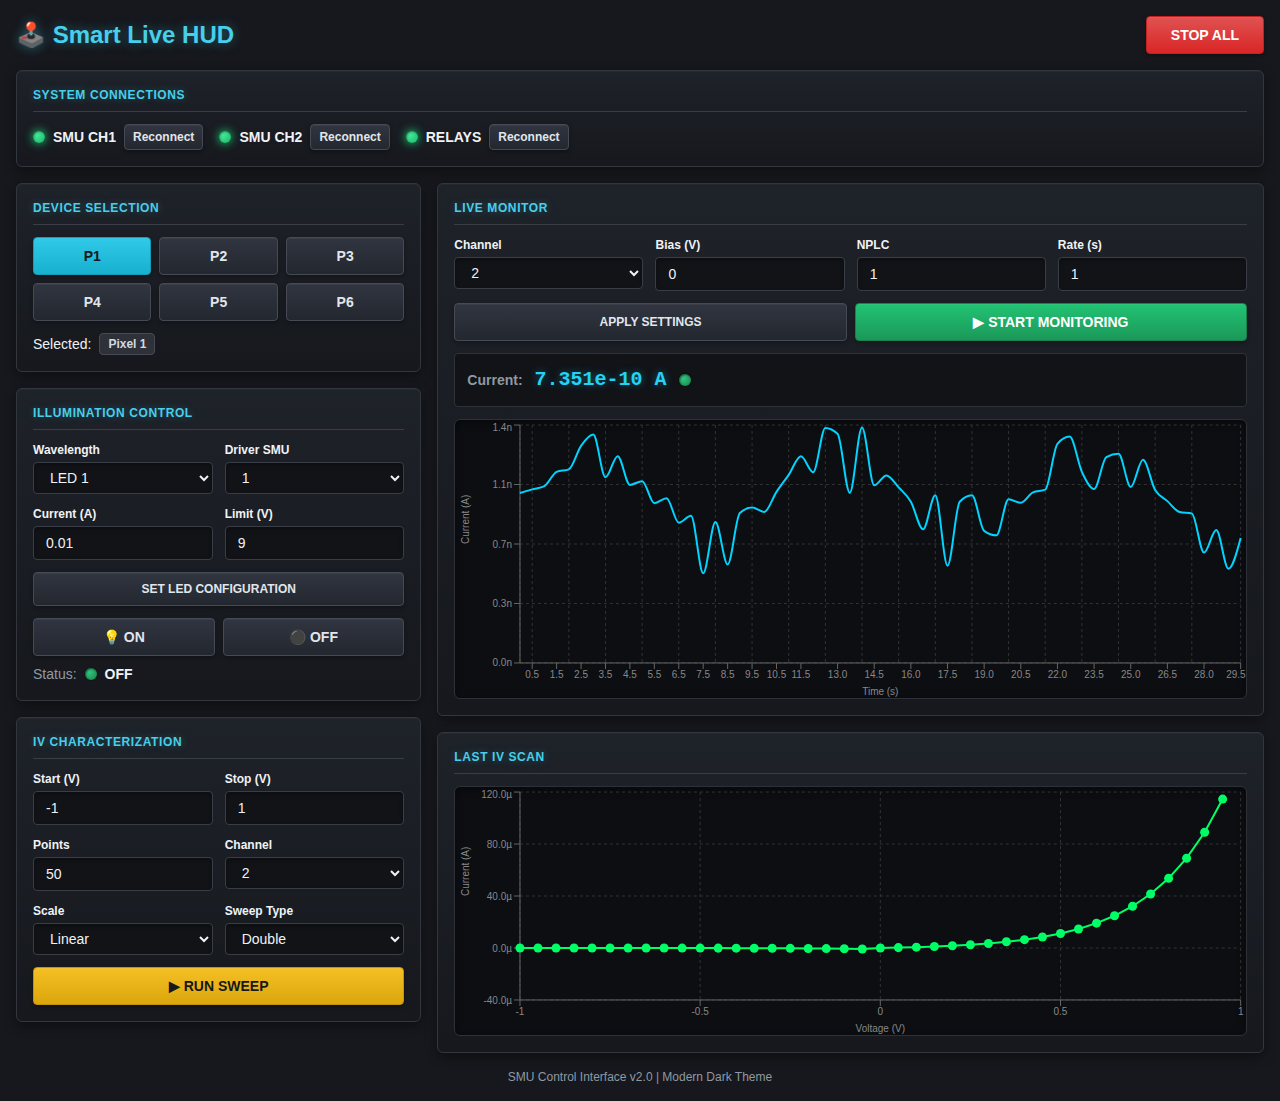
<file: TEMP/index.html>
<!doctype html>
<html lang="en">
  <head>
    <meta charset="UTF-8" />
    <meta name="viewport" content="width=device-width, initial-scale=1.0" />
    <title>SMU Control HUD</title>
    <script type="module" crossorigin src="./assets/index-Df3whHAk.js"></script>
    <link rel="stylesheet" crossorigin href="./assets/index-D9FHNRbX.css">
  </head>
  <body>
    <div id="root"></div>
  </body>
</html>
</file>
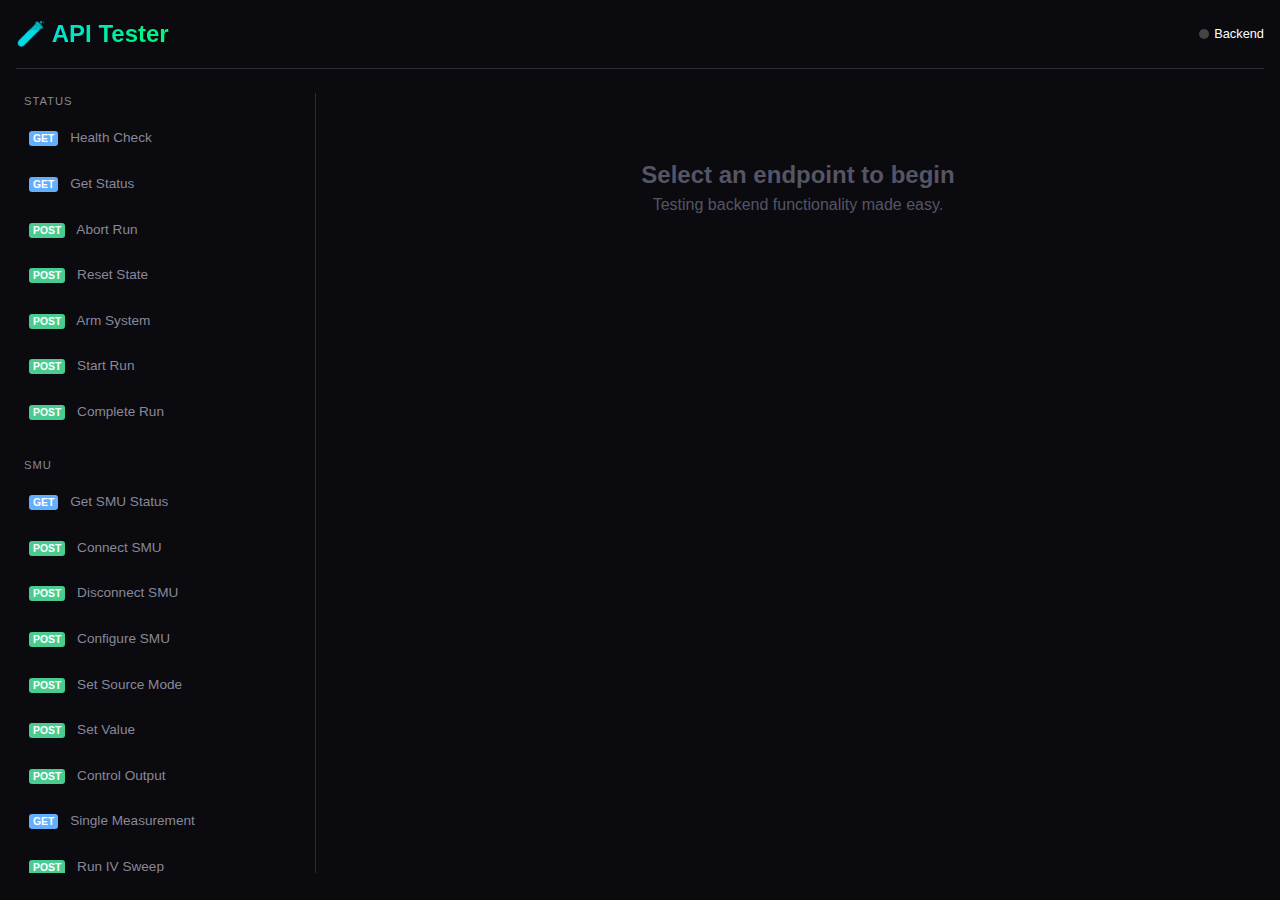
<file: ui2/api_tester.html>
<!DOCTYPE html>
<html lang="en">

<head>
    <meta charset="UTF-8">
    <meta name="viewport" content="width=device-width, initial-scale=1.0">
    <title>API Tester - UI2</title>
    <link rel="stylesheet" href="css/theme.css">
    <script src="js/api.js"></script>
    <script src="js/utils.js"></script>
    <style>
        .tester-layout {
            display: grid;
            grid-template-columns: 300px 1fr;
            gap: 1.5rem;
            height: calc(100vh - 120px);
        }

        .endpoint-list {
            overflow-y: auto;
            border-right: 1px solid var(--border-color);
            padding-right: 1rem;
        }

        .category-group {
            margin-bottom: 1.5rem;
        }

        .category-title {
            font-size: 0.7rem;
            text-transform: uppercase;
            letter-spacing: 1px;
            color: var(--text-secondary);
            margin-bottom: 0.5rem;
            padding-left: 0.5rem;
        }

        .endpoint-item {
            display: block;
            padding: 0.6rem 0.75rem;
            color: var(--text-secondary);
            text-decoration: none;
            border-radius: 6px;
            margin-bottom: 0.25rem;
            cursor: pointer;
            transition: all 0.2s;
            font-size: 0.85rem;
            border: 1px solid transparent;
        }

        .endpoint-item:hover {
            background: var(--bg-secondary);
            color: var(--text-primary);
        }

        .endpoint-item.active {
            background: rgba(0, 212, 255, 0.1);
            color: var(--accent-cyan);
            border-color: rgba(0, 212, 255, 0.2);
        }

        .endpoint-item .method {
            font-size: 0.65rem;
            font-weight: 800;
            margin-right: 0.5rem;
            padding: 2px 4px;
            border-radius: 3px;
            background: #333;
            color: #fff;
        }

        .method-GET {
            background: #61affe !important;
        }

        .method-POST {
            background: #49cc90 !important;
        }

        .param-grid {
            display: grid;
            grid-template-columns: repeat(auto-fill, minmax(300px, 1fr));
            gap: 1rem;
            margin-bottom: 1.5rem;
        }

        .preview-section {
            background: #000;
            border-radius: 8px;
            padding: 1rem;
            font-family: 'Cascadia Code', 'Fira Code', monospace;
            font-size: 0.85rem;
            margin-bottom: 1.5rem;
            border: 1px solid var(--border-color);
        }

        .preview-label {
            color: var(--text-muted);
            font-size: 0.7rem;
            text-transform: uppercase;
            margin-bottom: 0.5rem;
            display: block;
        }

        .response-section {
            background: #0d0d12;
            border-radius: 8px;
            padding: 1rem;
            border: 1px solid var(--border-color);
            min-height: 200px;
            max-height: 500px;
            overflow-y: auto;
        }

        pre {
            margin: 0;
            color: var(--accent-green);
            white-space: pre-wrap;
            word-break: break-all;
        }

        .syntax-key {
            color: #f07178;
        }

        .syntax-string {
            color: #c3e88d;
        }

        .syntax-number {
            color: #f78c6c;
        }

        .syntax-boolean {
            color: #ffcb6b;
        }

        .syntax-null {
            color: #eeffff;
        }
    </style>
</head>

<body>
    <div class="container">
        <div class="page-header">
            <h1 class="page-title">🧪 API Tester</h1>
            <div class="status-bar">
                <div class="status-item">
                    <div class="led" id="backendLed"></div>
                    <span>Backend</span>
                </div>
            </div>
        </div>

        <div class="tester-layout">
            <!-- Left: Sidebar -->
            <div class="endpoint-list" id="endpointSidebar">
                <!-- Generated by JS -->
            </div>

            <!-- Right: Content -->
            <div class="main-content-scroll" style="overflow-y: auto; padding-right: 0.5rem;">
                <div id="noSelection" style="padding: 4rem; text-align: center; color: var(--text-muted);">
                    <h2>Select an endpoint to begin</h2>
                    <p>Testing backend functionality made easy.</p>
                </div>

                <div id="testerContent" style="display: none;">
                    <div class="panel p-4 mb-3">
                        <div class="flex-between mb-4">
                            <div>
                                <h2 id="endpointTitle" class="mb-1">Endpoint Name</h2>
                                <code id="endpointPath" class="text-cyan">/path/to/api</code>
                            </div>
                            <button class="btn btn-primary" onclick="executeRequest()" id="btnExecute">🚀 EXECUTE
                                REQUEST</button>
                        </div>

                        <div id="paramSection">
                            <div class="panel-title mb-3">Payload Parameters</div>
                            <div class="param-grid" id="paramGrid">
                                <!-- Generated by JS -->
                            </div>
                        </div>
                    </div>

                    <div class="grid-2 gap-3">
                        <div>
                            <div class="panel p-3">
                                <div class="panel-title mb-2">📄 Request Preview</div>
                                <div class="preview-section">
                                    <span class="preview-label">URL</span>
                                    <div id="previewUrl" class="mb-3">http://localhost:5000/api</div>
                                    <span class="preview-label">Method</span>
                                    <div id="previewMethod" class="mb-3">POST</div>
                                    <span class="preview-label">JSON Payload</span>
                                    <pre id="previewPayload">{}</pre>
                                </div>
                            </div>
                        </div>
                        <div>
                            <div class="panel p-3">
                                <div class="panel-title mb-2">⚡ Response</div>
                                <div class="response-section" id="responseBox">
                                    <pre id="responseContent" class="text-muted">No request executed yet.</pre>
                                </div>
                            </div>
                        </div>
                    </div>
                </div>
            </div>
        </div>
    </div>

    <script>
        const ENDPOINTS = {
            "Status": {
                "Health Check": { method: "GET", path: "/health", params: {} },
                "Get Status": { method: "GET", path: "/status", params: {} },
                "Abort Run": { method: "POST", path: "/abort", params: {} },
                "Reset State": { method: "POST", path: "/reset", params: {} },
                "Arm System": { method: "POST", path: "/arm", params: {} },
                "Start Run": { method: "POST", path: "/start", params: {} },
                "Complete Run": { method: "POST", path: "/complete", params: {} },
            },
            "SMU": {
                "Get SMU Status": { method: "GET", path: "/smu/status", params: {} },
                "Connect SMU": {
                    method: "POST",
                    path: "/smu/connect",
                    params: {
                        address: { type: "str", default: "USB0::2391::35864::MY51141849::0::INSTR" },
                        mock: { type: "bool", default: true },
                        channel: { type: "select", options: [1, 2], default: 1 },
                        smu_type: { type: "select", options: ["auto", "keysight_b2901", "keysight_b2902", "keithley_2400"], default: "auto" },
                    }
                },
                "Disconnect SMU": { method: "POST", path: "/smu/disconnect", params: {} },
                "Configure SMU": {
                    method: "POST",
                    path: "/smu/configure",
                    params: {
                        compliance: { type: "float", default: 0.1, min: 0.0 },
                        compliance_type: { type: "select", options: ["CURR", "VOLT"], default: "CURR" },
                        nplc: { type: "float", default: 1.0, min: 0.01, max: 100.0 },
                        channel: { type: "select", options: [1, 2], default: 1 },
                    }
                },
                "Set Source Mode": {
                    method: "POST",
                    path: "/smu/source-mode",
                    params: {
                        mode: { type: "select", options: ["VOLT", "CURR"], default: "VOLT" },
                        channel: { type: "select", options: [1, 2], default: 1 }
                    }
                },
                "Set Value": {
                    method: "POST",
                    path: "/smu/set",
                    params: {
                        value: { type: "float", default: 0.0 },
                        channel: { type: "select", options: [1, 2], default: 1 }
                    }
                },
                "Control Output": {
                    method: "POST",
                    path: "/smu/output",
                    params: {
                        enabled: { type: "bool", default: false },
                        channel: { type: "select", options: [1, 2], default: 1 }
                    }
                },
                "Single Measurement": {
                    method: "GET",
                    path: "/smu/measure",
                    params: {
                        channel: { type: "select", options: [1, 2], default: 1 }
                    }
                },
                "Run IV Sweep": {
                    method: "POST",
                    path: "/smu/sweep",
                    params: {
                        start: { type: "float", default: 0.0 },
                        stop: { type: "float", default: 8.0 },
                        points: { type: "int", default: 11, min: 2, max: 1000 },
                        compliance: { type: "float", default: 0.01, min: 0.0 },
                        delay: { type: "float", default: 0.05, min: 0.0 },
                        scale: { type: "select", options: ["linear", "log"], default: "linear" },
                        direction: { type: "select", options: ["forward", "backward"], default: "forward" },
                        sweep_type: { type: "select", options: ["single", "double"], default: "single" },
                        channel: { type: "select", options: [1, 2], default: 1 },
                    }
                },
                "List Sweep": {
                    method: "POST",
                    path: "/smu/list-sweep",
                    params: {
                        points: { type: "list_float", default: "0,1,2,5,8,0" },
                        source_mode: { type: "select", options: ["VOLT", "CURR"], default: "VOLT" },
                        compliance: { type: "float", default: 0.1, min: 0.0 },
                        nplc: { type: "float", default: 1.0, min: 0.01, max: 100.0 },
                        delay: { type: "float", default: 0.1, min: 0.0 },
                        channel: { type: "select", options: [1, 2], default: 1 },
                    }
                },
            },
            "Relays": {
                "Get Relay Status": { method: "GET", path: "/relays/status", params: {} },
                "Connect Relays": {
                    method: "POST",
                    path: "/relays/connect",
                    params: {
                        port: { type: "str", default: "COM3" },
                        mock: { type: "bool", default: true },
                    }
                },
                "Disconnect Relays": { method: "POST", path: "/relays/disconnect", params: {} },
                "Select Pixel": {
                    method: "POST",
                    path: "/relays/pixel",
                    params: { pixel_id: { type: "int", default: 0, min: 0, max: 7 } }
                },
                "Select LED": {
                    method: "POST",
                    path: "/relays/led",
                    params: { channel_id: { type: "int", default: 0, min: 0, max: 3 } }
                },
                "All Relays Off": { method: "POST", path: "/relays/all-off", params: {} },
            },
            "Protocol": {
                "Run Protocol": {
                    method: "POST",
                    path: "/protocol/run",
                    params: {
                        pixels: { type: "list_int", default: "0,1" },
                        modes: { type: "multiselect", options: ["dark", "light"], default: ["dark", "light"] },
                        led_channel: { type: "int", default: 0, min: 0, max: 3 },
                        start_voltage: { type: "float", default: 0.0 },
                        stop_voltage: { type: "float", default: 8.0 },
                        num_points: { type: "int", default: 41, min: 2, max: 500 },
                        compliance: { type: "float", default: 0.1, min: 0.0 },
                        delay: { type: "float", default: 0.1, min: 0.0 },
                        output_dir: { type: "str", default: "data" },
                        sample_name: { type: "str", default: "sample_001" },
                    }
                },
                "Get Protocol Status": { method: "GET", path: "/protocol/status", params: {} },
                "Abort Protocol": { method: "POST", path: "/protocol/abort", params: {} },
            }
        };

        let selectedCategory = null;
        let selectedEndpoint = null;
        let currentPayload = {};

        document.addEventListener('DOMContentLoaded', () => {
            renderSidebar();
            checkStatus();
            setInterval(checkStatus, 5000);
        });

        async function checkStatus() {
            const connected = await UI2.checkBackendConnection();
            document.getElementById('backendLed').classList.toggle('ok', connected);
        }

        function renderSidebar() {
            const sidebar = document.getElementById('endpointSidebar');
            let html = '';

            for (const [cat, endpoints] of Object.entries(ENDPOINTS)) {
                html += `<div class="category-group">`;
                html += `<div class="category-title">${cat}</div>`;
                for (const [name, cfg] of Object.entries(endpoints)) {
                    html += `
                        <div class="endpoint-item" onclick="selectEndpoint('${cat}', '${name}')" id="btn-${cat}-${name.replace(/\s+/g, '')}">
                            <span class="method method-${cfg.method}">${cfg.method}</span>
                            ${name}
                        </div>
                    `;
                }
                html += `</div>`;
            }
            sidebar.innerHTML = html;
        }

        function selectEndpoint(cat, name) {
            selectedCategory = cat;
            selectedEndpoint = name;
            const cfg = ENDPOINTS[cat][name];

            // Update UI
            document.querySelectorAll('.endpoint-item').forEach(el => el.classList.remove('active'));
            document.getElementById(`btn-${cat}-${name.replace(/\s+/g, '')}`).classList.add('active');

            document.getElementById('noSelection').style.display = 'none';
            document.getElementById('testerContent').style.display = 'block';

            document.getElementById('endpointTitle').textContent = name;
            document.getElementById('endpointPath').textContent = cfg.path;
            document.getElementById('paramSection').style.display = Object.keys(cfg.params).length > 0 ? 'block' : 'none';

            renderParams(cfg.params);
            updatePreview();
        }

        function renderParams(params) {
            const grid = document.getElementById('paramGrid');
            grid.innerHTML = '';
            currentPayload = {};

            for (const [key, info] of Object.entries(params)) {
                const group = document.createElement('div');
                group.className = 'form-group';

                const label = document.createElement('label');
                label.textContent = key;
                group.appendChild(label);

                let input;
                if (info.type === 'bool') {
                    input = document.createElement('input');
                    input.type = 'checkbox';
                    input.checked = info.default;
                    input.onchange = () => { currentPayload[key] = input.checked; updatePreview(); };
                    currentPayload[key] = info.default;
                } else if (info.type === 'select' || info.type === 'multiselect') {
                    input = document.createElement('select');
                    if (info.type === 'multiselect') input.multiple = true;
                    info.options.forEach(opt => {
                        const o = document.createElement('option');
                        o.value = opt;
                        o.textContent = opt;
                        if (opt === info.default) o.selected = true;
                        input.appendChild(o);
                    });
                    input.onchange = () => {
                        if (info.type === 'multiselect') {
                            currentPayload[key] = Array.from(input.selectedOptions).map(o => o.value);
                        } else {
                            currentPayload[key] = input.value;
                        }
                        updatePreview();
                    };
                    currentPayload[key] = info.default;
                } else if (info.type === 'int' || info.type === 'float') {
                    input = document.createElement('input');
                    input.type = 'number';
                    input.value = info.default;
                    if (info.min !== undefined) input.min = info.min;
                    if (info.max !== undefined) input.max = info.max;
                    if (info.type === 'float') input.step = '0.01';
                    input.oninput = () => { currentPayload[key] = parseFloat(input.value); updatePreview(); };
                    currentPayload[key] = info.default;
                } else {
                    input = document.createElement('input');
                    input.type = 'text';
                    input.value = info.default;
                    input.oninput = () => {
                        if (info.type === 'list_int') {
                            currentPayload[key] = input.value.split(',').map(s => parseInt(s.trim())).filter(n => !isNaN(n));
                        } else if (info.type === 'list_float') {
                            currentPayload[key] = input.value.split(',').map(s => parseFloat(s.trim())).filter(n => !isNaN(n));
                        } else {
                            currentPayload[key] = input.value;
                        }
                        updatePreview();
                    };
                    currentPayload[key] = info.default;
                    // Handle list conversion immediately
                    if (info.type === 'list_int') currentPayload[key] = info.default.split(',').map(s => parseInt(s.trim())).filter(n => !isNaN(n));
                    if (info.type === 'list_float') currentPayload[key] = info.default.split(',').map(s => parseFloat(s.trim())).filter(n => !isNaN(n));
                }

                group.appendChild(input);
                grid.appendChild(group);
            }
        }

        function updatePreview() {
            const cfg = ENDPOINTS[selectedCategory][selectedEndpoint];
            document.getElementById('previewUrl').textContent = `${UI2.BASE_URL}${cfg.path}`;
            document.getElementById('previewMethod').textContent = cfg.method;
            document.getElementById('previewPayload').textContent = cfg.method === 'POST' ? JSON.stringify(currentPayload, null, 2) : 'No payload for GET';
        }

        async function executeRequest() {
            const cfg = ENDPOINTS[selectedCategory][selectedEndpoint];
            const btn = document.getElementById('btnExecute');
            const responseBox = document.getElementById('responseContent');

            btn.disabled = true;
            btn.textContent = 'Executing...';
            responseBox.textContent = 'Requesting...';
            responseBox.className = 'text-muted';

            try {
                const res = await UI2.api(cfg.method, cfg.path, cfg.method === 'POST' ? currentPayload : currentPayload);
                responseBox.innerHTML = syntaxHighlight(res);
                Utils.showToast(`${selectedEndpoint} executed`, res.success !== false ? 'success' : 'error');
            } catch (e) {
                responseBox.textContent = `Error: ${e.message}`;
                responseBox.className = 'text-danger';
            } finally {
                btn.disabled = false;
                btn.textContent = '🚀 EXECUTE REQUEST';
            }
        }

        function syntaxHighlight(json) {
            if (typeof json != 'string') {
                json = JSON.stringify(json, undefined, 2);
            }
            json = json.replace(/&/g, '&amp;').replace(/</g, '&lt;').replace(/>/g, '&gt;');
            return json.replace(/("(\\u[a-zA-Z0-9]{4}|\\[^u]|[^\\"])*"(\s*:)?|\b(true|false|null)\b|-?\d+(?:\.\d*)?(?:[eE][+\-]?\d+)?)/g, function (match) {
                var cls = 'syntax-number';
                if (/^"/.test(match)) {
                    if (/:$/.test(match)) {
                        cls = 'syntax-key';
                    } else {
                        cls = 'syntax-string';
                    }
                } else if (/true|false/.test(match)) {
                    cls = 'syntax-boolean';
                } else if (/null/.test(match)) {
                    cls = 'syntax-null';
                }
                return '<span class="' + cls + '">' + match + '</span>';
            });
        }
    </script>
</body>

</html>
</file>
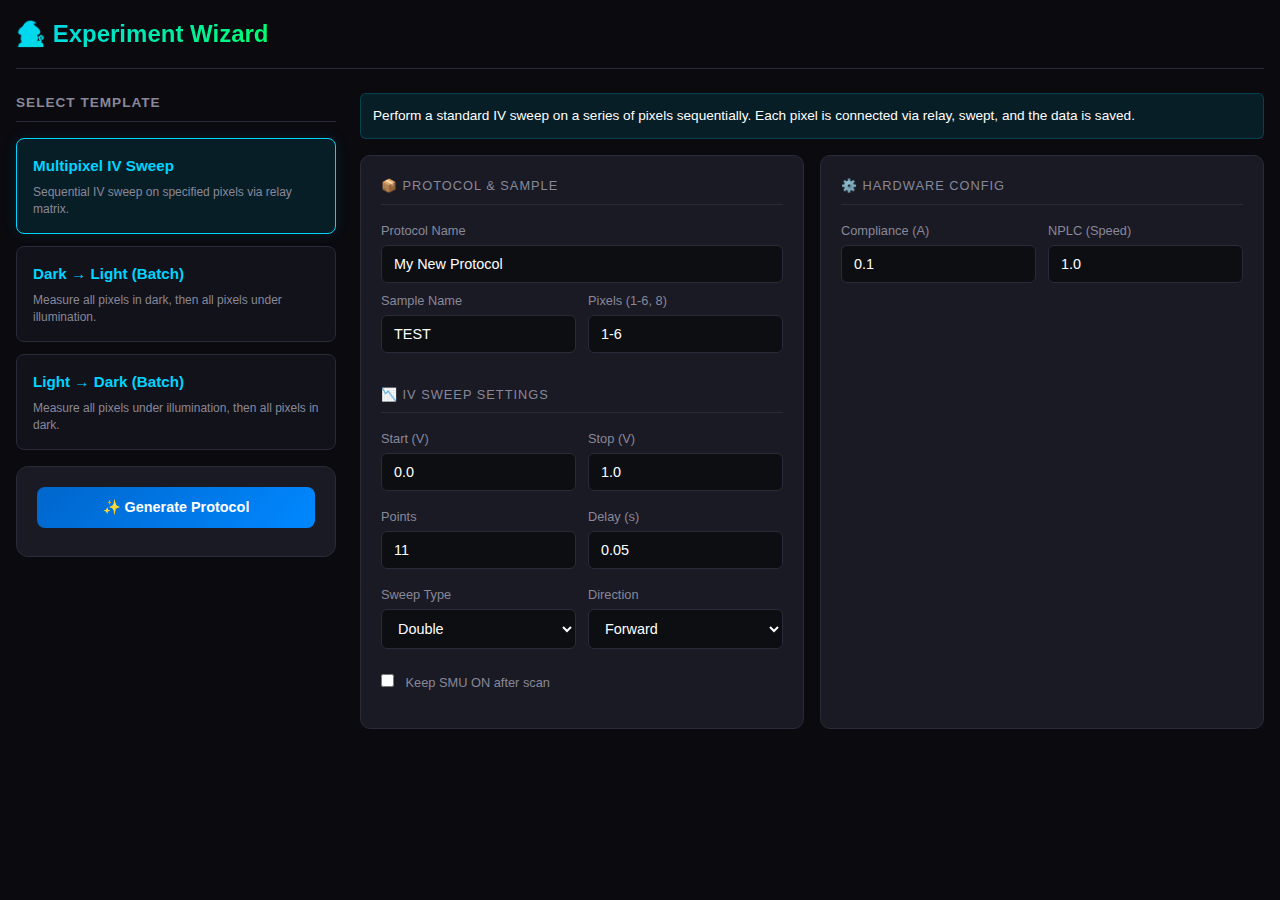
<file: ui2/experiment_wizard.html>
<!DOCTYPE html>
<html lang="en">

<head>
    <meta charset="UTF-8">
    <meta name="viewport" content="width=device-width, initial-scale=1.0">
    <title>Experiment Wizard - UI2</title>
    <link rel="stylesheet" href="css/theme.css">
    <script src="js/api.js"></script>
    <script src="js/utils.js"></script>
    <style>
        .wizard-container {
            display: grid;
            grid-template-columns: 320px 1fr;
            gap: 1.5rem;
            max-width: 1400px;
            margin: 0 auto;
        }

        .template-card {
            padding: 1rem;
            border: 1px solid var(--border-color);
            border-radius: 8px;
            margin-bottom: 0.75rem;
            cursor: pointer;
            transition: all 0.2s;
            background: var(--bg-secondary);
        }

        .template-card:hover {
            border-color: var(--accent-cyan);
            background: rgba(0, 212, 255, 0.05);
        }

        .template-card.active {
            border-color: var(--accent-cyan);
            background: rgba(0, 212, 255, 0.1);
            box-shadow: 0 0 15px rgba(0, 212, 255, 0.1);
        }

        .template-card h3 {
            font-size: 0.95rem;
            margin-bottom: 0.35rem;
            color: var(--accent-cyan);
        }

        .template-card p {
            font-size: 0.75rem;
            color: var(--text-secondary);
            line-height: 1.4;
        }

        .config-grid {
            display: grid;
            grid-template-columns: repeat(auto-fit, minmax(300px, 1fr));
            gap: 1rem;
        }

        .group-title {
            font-size: 0.8rem;
            text-transform: uppercase;
            letter-spacing: 1px;
            color: var(--text-secondary);
            margin-bottom: 1rem;
            padding-bottom: 0.5rem;
            border-bottom: 1px solid var(--border-color);
            display: flex;
            align-items: center;
            gap: 0.5rem;
        }

        .form-section {
            background: var(--bg-panel);
            padding: 1.25rem;
            border-radius: 10px;
            border: 1px solid var(--border-color);
        }

        .hidden {
            display: none !important;
        }

        .preview-pane {
            margin-top: 1.5rem;
            border-top: 2px solid var(--border-color);
            padding-top: 1.5rem;
        }

        .alert-info {
            background: rgba(0, 212, 255, 0.1);
            border: 1px solid rgba(0, 212, 255, 0.2);
            padding: 0.75rem;
            border-radius: 6px;
            font-size: 0.85rem;
            color: var(--text-primary);
            margin-bottom: 1rem;
        }

        .tag {
            font-size: 0.7rem;
            padding: 2px 6px;
            border-radius: 4px;
            background: var(--bg-primary);
            border: 1px solid var(--border-color);
        }
    </style>
</head>

<body>
    <div class="container">
        <div class="page-header">
            <h1 class="page-title">🧙‍♂️ Experiment Wizard</h1>
        </div>

        <div class="wizard-container">
            <!-- Left: Template Selection -->
            <div class="template-sidebar">
                <div class="panel-title mb-2">Select Template</div>
                <div id="templateList">
                    <div class="template-card active" onclick="selectTemplate('multipixel_iv')">
                        <h3>Multipixel IV Sweep</h3>
                        <p>Sequential IV sweep on specified pixels via relay matrix.</p>
                    </div>
                    <div class="template-card" onclick="selectTemplate('dark_light_batch')">
                        <h3>Dark → Light (Batch)</h3>
                        <p>Measure all pixels in dark, then all pixels under illumination.</p>
                    </div>
                    <div class="template-card" onclick="selectTemplate('light_dark_batch')">
                        <h3>Light → Dark (Batch)</h3>
                        <p>Measure all pixels under illumination, then all pixels in dark.</p>
                    </div>
                </div>

                <div class="panel mt-2">
                    <button class="btn btn-primary btn-full" onclick="generateProtocol()">✨ Generate Protocol</button>
                </div>
            </div>

            <!-- Right: Configuration -->
            <div class="config-main">
                <div class="alert-info" id="templateDesc">
                    Select a template to begin configuration.
                </div>

                <div class="config-grid">
                    <!-- Column 1: Sample & Core Sweep -->
                    <div class="form-section">
                        <div class="group-title">📦 Protocol & Sample</div>
                        <div class="form-group mb-1">
                            <label>Protocol Name</label>
                            <input type="text" id="protocol_name" value="My New Protocol">
                        </div>
                        <div class="form-row">
                            <div class="form-group">
                                <label>Sample Name</label>
                                <input type="text" id="sample_name" value="TEST">
                            </div>
                            <div class="form-group">
                                <label>Pixels (1-6, 8)</label>
                                <input type="text" id="pixel_str" value="1-6">
                            </div>
                        </div>

                        <div class="group-title mt-2">📉 IV Sweep Settings</div>
                        <div class="form-row">
                            <div class="form-group">
                                <label>Start (V)</label>
                                <input type="number" id="start_v" value="0.0" step="0.1">
                            </div>
                            <div class="form-group">
                                <label>Stop (V)</label>
                                <input type="number" id="stop_v" value="1.0" step="0.1">
                            </div>
                        </div>
                        <div class="form-row">
                            <div class="form-group">
                                <label>Points</label>
                                <input type="number" id="points" value="11">
                            </div>
                            <div class="form-group">
                                <label>Delay (s)</label>
                                <input type="number" id="delay" value="0.05" step="0.01">
                            </div>
                        </div>
                        <div class="form-row">
                            <div class="form-group">
                                <label>Sweep Type</label>
                                <select id="sweep_type">
                                    <option value="single">Single</option>
                                    <option value="double" selected>Double</option>
                                </select>
                            </div>
                            <div class="form-group">
                                <label>Direction</label>
                                <select id="direction">
                                    <option value="forward" selected>Forward</option>
                                    <option value="backward">Backward</option>
                                </select>
                            </div>
                        </div>
                        <div class="form-group mt-1">
                            <label class="checkbox-label">
                                <input type="checkbox" id="keep_output_on"> Keep SMU ON after scan
                            </label>
                        </div>
                    </div>

                    <!-- Column 2: Advanced & Hardware -->
                    <div class="form-section">
                        <!-- Batch specific fields -->
                        <div id="batchFields" class="hidden">
                            <div class="group-title">⏱️ Batch Timing</div>
                            <div class="form-group">
                                <label>Pixel Wait Time (s)</label>
                                <input type="number" id="wait_time" value="0.5" step="0.1">
                            </div>

                            <div class="group-title mt-2">🕒 Steady State</div>
                            <div class="form-group">
                                <label class="checkbox-label">
                                    <input type="checkbox" id="enable_steady_state" onchange="toggleSteadyState()">
                                    Enable Steady State
                                </label>
                            </div>
                            <div id="steadyStateFields" class="hidden">
                                <div class="form-row">
                                    <div class="form-group">
                                        <label>Duration (s)</label>
                                        <input type="number" id="steady_time" value="10.0">
                                    </div>
                                    <div class="form-group">
                                        <label>Interval (s)</label>
                                        <input type="number" id="steady_delay" value="0.1">
                                    </div>
                                </div>
                                <div class="form-row">
                                    <div class="form-group">
                                        <label>Dark Hold (V)</label>
                                        <input type="number" id="dark_hold_v" value="0.0">
                                    </div>
                                    <div class="form-group">
                                        <label>Light Hold (V)</label>
                                        <input type="number" id="light_hold_v" value="0.0">
                                    </div>
                                </div>
                            </div>
                        </div>

                        <div class="group-title" id="hwTitle">⚙️ Hardware Config</div>
                        <div class="form-row">
                            <div class="form-group">
                                <label>Compliance (A)</label>
                                <input type="number" id="compliance" value="0.1" step="0.001">
                            </div>
                            <div class="form-group">
                                <label>NPLC (Speed)</label>
                                <input type="number" id="nplc" value="1.0" step="0.1">
                            </div>
                        </div>

                        <!-- Full channel config - only for batch -->
                        <div id="lightHwFields" class="hidden">
                            <div class="group-title mt-2">📊 Sweep Channel (Primary)</div>
                            <div class="form-row">
                                <div class="form-group">
                                    <label>Channel</label>
                                    <select id="sweep_channel">
                                        <option value="1">CH 1</option>
                                        <option value="2" selected>CH 2</option>
                                    </select>
                                </div>
                                <div class="form-group">
                                    <label>Source Mode</label>
                                    <select id="sweep_mode">
                                        <option value="VOLT" selected>VOLT</option>
                                        <option value="CURR">CURR</option>
                                    </select>
                                </div>
                            </div>
                            <div class="form-row">
                                <div class="form-group">
                                    <label>Compliance</label>
                                    <input type="number" id="sweep_compliance" value="0.1" step="0.001">
                                </div>
                                <div class="form-group">
                                    <label>Compliance Type</label>
                                    <select id="sweep_compliance_type">
                                        <option value="CURR" selected>CURR</option>
                                        <option value="VOLT">VOLT</option>
                                    </select>
                                </div>
                            </div>

                            <div class="group-title mt-2">💡 Bias/Light Channel (Secondary)</div>
                            <div class="form-row">
                                <div class="form-group">
                                    <label>Channel</label>
                                    <select id="light_channel">
                                        <option value="1" selected>CH 1</option>
                                        <option value="2">CH 2</option>
                                    </select>
                                </div>
                                <div class="form-group">
                                    <label>Source Mode</label>
                                    <select id="bias_mode">
                                        <option value="VOLT">VOLT</option>
                                        <option value="CURR" selected>CURR</option>
                                    </select>
                                </div>
                            </div>
                            <div class="form-row">
                                <div class="form-group">
                                    <label>Compliance</label>
                                    <input type="number" id="bias_compliance" value="9.0" step="0.1">
                                </div>
                                <div class="form-group">
                                    <label>Compliance Type</label>
                                    <select id="bias_compliance_type">
                                        <option value="VOLT" selected>VOLT</option>
                                        <option value="CURR">CURR</option>
                                    </select>
                                </div>
                            </div>
                        </div>
                    </div>

                    <!-- Column 3: Light Source -->
                    <div class="form-section" id="lightSourceSection">
                        <div class="group-title">💡 Light Source (Bias Channel)</div>
                        <div class="form-row">
                            <div class="form-group">
                                <label>LED Wavelength</label>
                                <select id="led_wavelength">
                                    <option value="0">None</option>
                                    <option value="2" selected>Blue (461nm)</option>
                                    <option value="3">Red (626nm)</option>
                                    <option value="4">Green (522nm)</option>
                                </select>
                            </div>
                        </div>
                        <div class="form-group mb-2">
                            <label>Input Mode</label>
                            <div class="btn-row-2">
                                <button class="btn btn-sm btn-outline active" id="modeCurrent"
                                    onclick="setLightMode('current')">Current (A)</button>
                                <button class="btn btn-sm btn-outline" id="modeIrradiance"
                                    onclick="setLightMode('irradiance')">Irradiance</button>
                            </div>
                        </div>

                        <div id="currentGroup">
                            <div class="form-group">
                                <label>LED Current (A)</label>
                                <input type="number" id="light_current" value="0.001" step="0.0001">
                            </div>
                        </div>

                        <div id="irradianceGroup" class="hidden">
                            <div class="form-group mb-2">
                                <label>Calibration File</label>
                                <select id="calFile" onchange="loadCalData()"></select>
                            </div>
                            <div class="form-group">
                                <label>Target Irradiance (W/cm²)</label>
                                <input type="number" id="target_irradiance" value="0.001" step="0.0001"
                                    oninput="calculateCurrent()">
                            </div>
                            <div id="calInfo" class="text-small text-muted mt-1">Select a file to see ranges</div>
                            <div id="convResult" class="alert-info mt-2 hidden"></div>
                        </div>
                    </div>
                </div>

                <!-- Preview & Save -->
                <div id="previewArea" class="preview-pane hidden">
                    <div class="panel">
                        <div class="panel-title">📄 Generated Protocol</div>
                        <pre class="code-block" id="yamlPreview" style="max-height: 400px; overflow: auto;"></pre>

                        <div class="divider mt-2 mb-2"></div>
                        <div class="form-row gap-1 align-center">
                            <div class="form-group mb-0" style="flex: 2">
                                <label class="text-small">Filename (no extension)</label>
                                <input type="text" id="finalFilename" class="p-1">
                            </div>
                            <div class="form-group mb-0" style="flex: 1">
                                <label class="text-small">Target User</label>
                                <div id="userFolderDisplay" class="text-cyan font-bold p-1"
                                    style="background: var(--bg-primary); border-radius: 4px; border: 1px solid var(--border-color);">
                                    -</div>
                            </div>
                        </div>
                        <div class="btn-row-2 gap-1 mt-2">
                            <button class="btn btn-success" onclick="confirmSave()">💾 Save to Protocols</button>
                            <button class="btn btn-outline" onclick="copyYaml()">📋 Copy YAML</button>
                        </div>
                    </div>
                </div>
            </div>
        </div>

    </div>
    </div>

    <script>
        let currentTemplate = 'multipixel_iv';
        let generatedYaml = null;
        let calData = null;

        const DESCRIPTIONS = {
            'multipixel_iv': 'Perform a standard IV sweep on a series of pixels sequentially. Each pixel is connected via relay, swept, and the data is saved.',
            'dark_light_batch': 'Batch operation: Firstly scans ALL specified pixels in the dark, then scans ALL pixels again with the light source ON.',
            'light_dark_batch': 'Batch operation: Firstly scans ALL specified pixels with the light source ON, then scans ALL pixels again in the dark.'
        };

        // Initialize
        document.addEventListener('DOMContentLoaded', async () => {
            selectTemplate('multipixel_iv');
            loadCalibrationFiles();
            const user = UI2.getCurrentUser();
            document.getElementById('userFolderDisplay').textContent = user || 'Custom';
        });

        function selectTemplate(id) {
            currentTemplate = id;
            document.querySelectorAll('.template-card').forEach(c => c.classList.remove('active'));
            const idxMap = { 'multipixel_iv': 0, 'dark_light_batch': 1, 'light_dark_batch': 2 };
            document.querySelectorAll('.template-card')[idxMap[id]].classList.add('active');

            document.getElementById('templateDesc').textContent = DESCRIPTIONS[id];

            // Toggle visibility of fields
            const isBatch = id !== 'multipixel_iv';
            document.getElementById('batchFields').classList.toggle('hidden', !isBatch);
            document.getElementById('lightHwFields').classList.toggle('hidden', !isBatch);
            document.getElementById('lightSourceSection').classList.toggle('hidden', !isBatch);

            // Adjust hardware titles
            document.getElementById('hwTitle').textContent = isBatch ? '📐 Sweep Channel Config' : '⚙️ Hardware Config';
        }

        function toggleSteadyState() {
            const enabled = document.getElementById('enable_steady_state').checked;
            document.getElementById('steadyStateFields').classList.toggle('hidden', !enabled);
        }

        async function loadCalibrationFiles() {
            const files = await UI2.getCalibrationFiles();
            const select = document.getElementById('calFile');
            select.innerHTML = files.map(f => `<option value="${f}">${f}</option>`).join('');
            if (files.length > 0) loadCalData();
        }

        async function loadCalData() {
            const file = document.getElementById('calFile').value;
            if (!file) return;

            const res = await UI2.getCalibrationData(file);
            if (res.success) {
                calData = res;
                const min = Math.min(...res.irradiances);
                const max = Math.max(...res.irradiances);
                document.getElementById('calInfo').textContent = `📊 Range: ${min.toFixed(6)} - ${max.toFixed(6)} W/cm² (${res.format})`;
                calculateCurrent();
            }
        }

        function calculateCurrent() {
            if (!calData) return;
            const target = parseFloat(document.getElementById('target_irradiance').value);

            // Linear Interpolation (JS version of np.interp)
            function interpolate(x, xArr, yArr) {
                if (x <= xArr[0]) return yArr[0];
                if (x >= xArr[xArr.length - 1]) return yArr[yArr.length - 1];
                for (let i = 0; i < xArr.length - 1; i++) {
                    if (x >= xArr[i] && x <= xArr[i + 1]) {
                        const t = (x - xArr[i]) / (xArr[i + 1] - xArr[i]);
                        return yArr[i] + t * (yArr[i + 1] - yArr[i]);
                    }
                }
                return yArr[0];
            }

            const current = interpolate(target, calData.irradiances, calData.currents);
            document.getElementById('light_current').value = current.toFixed(8);

            const resultEl = document.getElementById('convResult');
            resultEl.classList.remove('hidden');
            resultEl.textContent = `⚡ Converted: ${current.toFixed(8)} A`;
        }

        function setLightMode(mode) {
            document.getElementById('modeCurrent').classList.toggle('active', mode === 'current');
            document.getElementById('modeIrradiance').classList.toggle('active', mode === 'irradiance');
            document.getElementById('currentGroup').classList.toggle('hidden', mode !== 'current');
            document.getElementById('irradianceGroup').classList.toggle('hidden', mode !== 'irradiance');
        }

        function getParams() {
            return {
                protocol_name: document.getElementById('protocol_name').value,
                sample_name: document.getElementById('sample_name').value,
                pixel_str: document.getElementById('pixel_str').value,
                start_v: parseFloat(document.getElementById('start_v').value),
                stop_v: parseFloat(document.getElementById('stop_v').value),
                points: parseInt(document.getElementById('points').value),
                delay: parseFloat(document.getElementById('delay').value),
                sweep_type: document.getElementById('sweep_type').value,
                direction: document.getElementById('direction').value,
                keep_output_on: document.getElementById('keep_output_on').checked,

                // Batch/Adv
                wait_time: parseFloat(document.getElementById('wait_time').value),
                enable_steady_state: document.getElementById('enable_steady_state').checked,
                steady_time: parseFloat(document.getElementById('steady_time').value),
                steady_delay: parseFloat(document.getElementById('steady_delay').value),
                dark_hold_v: parseFloat(document.getElementById('dark_hold_v').value),
                light_hold_v: parseFloat(document.getElementById('light_hold_v').value),

                // Hw
                compliance: parseFloat(document.getElementById('compliance').value),
                nplc: parseFloat(document.getElementById('nplc').value),
                sweep_channel: parseInt(document.getElementById('sweep_channel')?.value || 2),
                sweep_mode: document.getElementById('sweep_mode')?.value || 'VOLT',
                sweep_compliance: parseFloat(document.getElementById('sweep_compliance')?.value || 0.1),
                sweep_compliance_type: document.getElementById('sweep_compliance_type')?.value || 'CURR',
                light_channel: parseInt(document.getElementById('light_channel')?.value || 1),
                bias_mode: document.getElementById('bias_mode')?.value || 'CURR',
                bias_compliance: parseFloat(document.getElementById('bias_compliance')?.value || 9.0),
                bias_compliance_type: document.getElementById('bias_compliance_type')?.value || 'VOLT',
                light_current: parseFloat(document.getElementById('light_current').value),
                led_wavelength: parseInt(document.getElementById('led_wavelength')?.value || 0)
            };
        }

        function parsePixels(str) {
            const pixels = [];
            str.split(',').forEach(part => {
                part = part.trim();
                if (part.includes('-')) {
                    const [start, end] = part.split('-').map(Number);
                    for (let i = start; i <= end; i++) pixels.push(i);
                } else if (part) pixels.push(Number(part));
            });
            return [...new Set(pixels)].sort((a, b) => a - b);
        }

        function generateProtocol() {
            const p = getParams();
            const pixels = parsePixels(p.pixel_str);

            if (currentTemplate === 'multipixel_iv') {
                generatedYaml = generateMultipixelIV(p, pixels);
            } else {
                generatedYaml = generateBatchSweep(p, pixels, currentTemplate === 'dark_light_batch' ? 'dark_first' : 'light_first');
            }

            document.getElementById('yamlPreview').textContent = JSON.stringify(generatedYaml, null, 2);
            document.getElementById('previewArea').classList.remove('hidden');
            document.getElementById('finalFilename').value = generatedYaml.name.toLowerCase().replace(/\s+/g, '_');

            Utils.showToast("Protocol generated!", 'success');
        }

        function generateMultipixelIV(p, pixels) {
            return {
                name: p.protocol_name,
                description: `IV sweep on pixels ${p.pixel_str}. ${p.start_v}V to ${p.stop_v}V.`,
                version: 1.2,
                steps: [
                    { action: 'smu/connect', params: { channel: 1, mock: false } },
                    { action: 'relays/connect', params: { mock: true } },
                    { action: 'smu/configure', params: { compliance: p.compliance, nplc: p.nplc } },
                    { action: 'smu/source-mode', params: { mode: 'VOLT' } },
                    { action: 'relays/all-off' },
                    {
                        action: 'control/loop',
                        params: { variable: 'pixel', sequence: pixels },
                        steps: [
                            { action: 'relays/pixel', params: { pixel_id: '$pixel' } },
                            { action: 'wait', params: { seconds: 0.5 } },
                            {
                                action: 'smu/sweep',
                                params: {
                                    start: p.start_v, stop: p.stop_v, points: p.points,
                                    delay: p.delay, sweep_type: p.sweep_type, direction: p.direction,
                                    keep_output_on: p.keep_output_on
                                },
                                capture_as: 'iv_data'
                            },
                            {
                                action: 'data/save',
                                params: { data: '$iv_data', filename: `${p.sample_name}_{$pixel}`, folder: './data' }
                            }
                        ]
                    },
                    { action: 'smu/output', params: { enabled: false } },
                    { action: 'relays/all-off' }
                ]
            };
        }

        function generateBatchSweep(p, pixels, order) {
            const darkFirst = order === 'dark_first';

            const makeLoopStep = (isLight, isLast) => {
                const mode = isLight ? 'light' : 'dark';
                const holdV = isLight ? p.light_hold_v : p.dark_hold_v;

                const loopSteps = [
                    { action: 'relays/pixel', params: { pixel_id: '$pixel' } },
                    { action: 'wait', params: { seconds: p.wait_time } }
                ];

                if (p.enable_steady_state) {
                    const points = Math.max(1, Math.floor(p.steady_time / p.steady_delay));
                    // Configure sweep channel before steady state
                    loopSteps.push({ action: 'smu/configure', params: { channel: p.sweep_channel, compliance: p.sweep_compliance, compliance_type: p.sweep_compliance_type, nplc: p.nplc } });
                    loopSteps.push({ action: 'smu/source-mode', params: { channel: p.sweep_channel, mode: p.sweep_mode } });
                    loopSteps.push({
                        action: 'smu/sweep',
                        params: {
                            channel: p.sweep_channel, start: holdV, stop: holdV, points: points,
                            delay: p.steady_delay, sweep_type: 'single', keep_output_on: true
                        },
                        capture_as: `${mode}_steady_data`
                    });
                    loopSteps.push({
                        action: 'data/save',
                        params: { data: `$${mode}_steady_data`, filename: `${p.sample_name}_steady_${holdV}V_${mode}_{$pixel}` }
                    });
                }

                // Configure sweep channel before IV sweep
                loopSteps.push({ action: 'smu/configure', params: { channel: p.sweep_channel, compliance: p.sweep_compliance, compliance_type: p.sweep_compliance_type, nplc: p.nplc } });
                loopSteps.push({ action: 'smu/source-mode', params: { channel: p.sweep_channel, mode: p.sweep_mode } });
                loopSteps.push({
                    action: 'smu/sweep',
                    params: {
                        channel: p.sweep_channel, start: p.start_v, stop: p.stop_v, points: p.points,
                        delay: p.delay, sweep_type: p.sweep_type, direction: p.direction,
                        keep_output_on: isLast ? p.keep_output_on : false
                    },
                    capture_as: `${mode}_iv_data`
                });
                loopSteps.push({
                    action: 'data/save',
                    params: { data: `$${mode}_iv_data`, filename: `${p.sample_name}_{$pixel}${mode.toUpperCase()}` }
                });

                return {
                    action: 'control/loop',
                    params: { variable: 'pixel', sequence: pixels },
                    steps: loopSteps
                };
            };

            const blockDark = [];
            // Turn off LED relay if wavelength was set
            if (p.led_wavelength > 0) {
                blockDark.push({ action: 'relays/led', params: { channel_id: 0 } });
                blockDark.push({ action: 'wait', params: { seconds: 1.0 } });
            }
            blockDark.push({ action: 'smu/output', params: { channel: p.light_channel, enabled: false } });

            const blockLight = [];
            // Turn on LED relay for selected wavelength
            if (p.led_wavelength > 0) {
                blockLight.push({ action: 'relays/led', params: { channel_id: p.led_wavelength - 1 } });
                blockLight.push({ action: 'wait', params: { seconds: 1.0 } });
            }
            // Configure bias channel using UI parameters
            blockLight.push({ action: 'smu/configure', params: { channel: p.light_channel, compliance: p.bias_compliance, compliance_type: p.bias_compliance_type, nplc: p.nplc } });
            blockLight.push({ action: 'smu/source-mode', params: { channel: p.light_channel, mode: p.bias_mode } });
            blockLight.push({ action: 'smu/set', params: { channel: p.light_channel, value: p.light_current } });
            blockLight.push({ action: 'smu/output', params: { channel: p.light_channel, enabled: true } });
            blockLight.push({ action: 'wait', params: { seconds: 2.0 } });

            const steps = [
                { action: 'smu/connect', params: { channel: 1, mock: false } },
                { action: 'smu/connect', params: { channel: 2, mock: false } },
                { action: 'relays/connect', params: { mock: true } },
                { action: 'relays/all-off' }
            ];

            if (darkFirst) {
                steps.push(...blockDark, makeLoopStep(false, false), ...blockLight, makeLoopStep(true, true));
            } else {
                steps.push(...blockLight, makeLoopStep(true, false), ...blockDark, makeLoopStep(false, true));
            }

            steps.push(
                { action: 'smu/output', params: { channel: p.sweep_channel, enabled: false } },
                { action: 'smu/output', params: { channel: p.light_channel, enabled: false } },
                { action: 'relays/all-off' }
            );

            return {
                name: p.protocol_name,
                description: `Batch sweep on pixels ${p.pixel_str}. ${order}.`,
                version: 2.0,
                steps: steps
            };
        }

        async function confirmSave() {
            const filename = document.getElementById('finalFilename').value;
            const user = UI2.getCurrentUser();

            if (!filename) {
                alert("Please enter a filename");
                return;
            }

            const result = await UI2.saveProtocol(filename, generatedYaml, user);
            if (result.success !== false) {
                Utils.showToast(`Saved to ${user}/${filename}.yaml`, 'success');
            } else {
                alert("Save failed: " + result.message);
            }
        }



        function copyYaml() {
            navigator.clipboard.writeText(JSON.stringify(generatedYaml, null, 2));
            Utils.showToast("Copied to clipboard!", 'info');
        }
    </script>
</body>

</html>
</file>
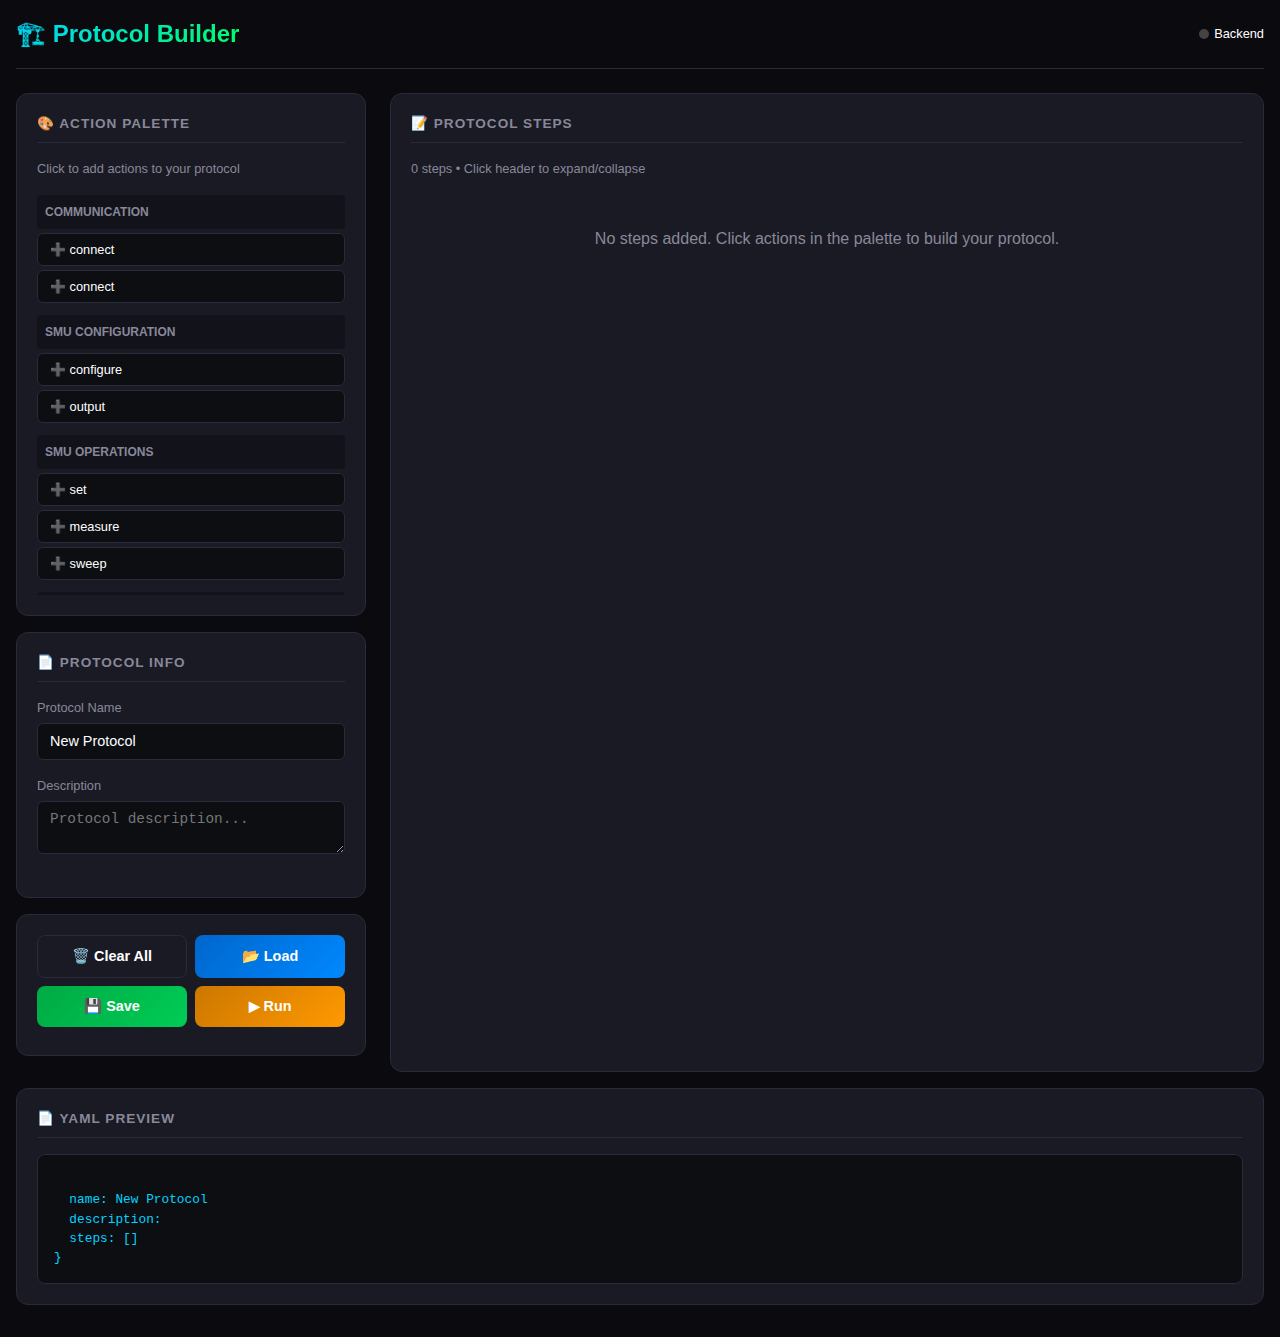
<file: ui2/protocol_builder.html>
<!DOCTYPE html>
<html lang="en">

<head>
    <meta charset="UTF-8">
    <meta name="viewport" content="width=device-width, initial-scale=1.0">
    <title>Protocol Builder - UI2</title>
    <link rel="stylesheet" href="css/theme.css">
    <script src="js/api.js"></script>
    <script src="js/utils.js"></script>
    <style>
        .action-palette {
            max-height: 400px;
            overflow-y: auto;
        }

        .action-category {
            margin-bottom: 0.5rem;
        }

        .action-category-title {
            font-size: 0.75rem;
            font-weight: 600;
            color: var(--text-secondary);
            text-transform: uppercase;
            padding: 0.5rem;
            background: var(--bg-secondary);
            border-radius: 4px;
            margin-bottom: 0.25rem;
        }

        .action-btn {
            width: 100%;
            padding: 0.5rem 0.75rem;
            margin-bottom: 0.25rem;
            background: var(--bg-input);
            border: 1px solid var(--border-color);
            border-radius: 6px;
            color: var(--text-primary);
            font-size: 0.8rem;
            text-align: left;
            cursor: pointer;
            transition: all 0.2s;
        }

        .action-btn:hover {
            border-color: var(--accent-cyan);
            background: rgba(0, 212, 255, 0.1);
        }

        .step-list {
            min-height: 200px;
            max-height: 500px;
            overflow-y: auto;
        }

        .step-card {
            background: var(--bg-secondary);
            border: 1px solid var(--border-color);
            border-radius: 8px;
            margin-bottom: 0.5rem;
            overflow: hidden;
        }

        .step-header {
            display: flex;
            justify-content: space-between;
            align-items: center;
            padding: 0.5rem 0.75rem;
            background: var(--bg-input);
            cursor: pointer;
        }

        .step-header:hover {
            background: rgba(255, 255, 255, 0.05);
        }

        .step-title {
            font-weight: 600;
            font-size: 0.85rem;
            display: flex;
            align-items: center;
            gap: 0.5rem;
        }

        .step-actions {
            display: flex;
            gap: 0.25rem;
        }

        .step-actions button {
            padding: 0.25rem 0.5rem;
            border: none;
            background: transparent;
            color: var(--text-secondary);
            cursor: pointer;
            border-radius: 4px;
        }

        .step-actions button:hover {
            background: rgba(255, 255, 255, 0.1);
            color: var(--text-primary);
        }

        .step-body {
            padding: 0.75rem;
            display: none;
        }

        .step-body.open {
            display: block;
        }

        .param-row {
            display: grid;
            grid-template-columns: 120px 1fr;
            gap: 0.5rem;
            margin-bottom: 0.5rem;
            align-items: center;
        }

        .param-row label {
            font-size: 0.75rem;
            color: var(--text-secondary);
        }

        .param-row input,
        .param-row select {
            padding: 0.4rem 0.5rem;
            font-size: 0.8rem;
        }
    </style>
</head>

<body>
    <div class="container">
        <!-- Header -->
        <div class="page-header">
            <h1 class="page-title">🏗️ Protocol Builder</h1>
            <div class="status-bar">
                <div class="status-item">
                    <div class="led" id="backendLed"></div>
                    <span>Backend</span>
                </div>
            </div>
        </div>

        <div class="grid-sidebar">
            <!-- Left: Action Palette -->
            <div>
                <div class="panel">
                    <div class="panel-title">🎨 Action Palette</div>
                    <p class="text-small text-muted mb-2">Click to add actions to your protocol</p>
                    <div class="action-palette" id="actionPalette">
                        <!-- Generated by JS -->
                    </div>
                </div>

                <!-- Protocol Meta -->
                <div class="panel">
                    <div class="panel-title">📄 Protocol Info</div>
                    <div class="form-group">
                        <label>Protocol Name</label>
                        <input type="text" id="protocolName" value="New Protocol">
                    </div>
                    <div class="form-group">
                        <label>Description</label>
                        <textarea id="protocolDesc" rows="2" placeholder="Protocol description..."></textarea>
                    </div>
                </div>

                <!-- Actions -->
                <div class="panel">
                    <div class="btn-row">
                        <button class="btn btn-outline" onclick="clearSteps()">🗑️ Clear All</button>
                        <button class="btn btn-primary" onclick="loadProtocol()">📂 Load</button>
                    </div>
                    <div class="btn-row">
                        <button class="btn btn-success" onclick="saveProtocol()">💾 Save</button>
                        <button class="btn btn-warning" onclick="runProtocol()">▶ Run</button>
                    </div>
                </div>
            </div>

            <!-- Middle: Step Editor -->
            <div>
                <div class="panel" style="height: 100%;">
                    <div class="panel-title">📝 Protocol Steps</div>
                    <p class="text-small text-muted mb-2">
                        <span id="stepCount">0</span> steps • Click header to expand/collapse
                    </p>
                    <div class="step-list" id="stepList">
                        <div class="text-center text-muted" style="padding: 2rem;">
                            No steps added. Click actions in the palette to build your protocol.
                        </div>
                    </div>
                </div>
            </div>
        </div>

        <!-- YAML Preview (Bottom) -->
        <div class="panel mt-2">
            <div class="panel-title">📄 YAML Preview</div>
            <pre class="code-block" id="yamlPreview" style="max-height: 300px;">
name: New Protocol
description: ""
steps: []
            </pre>
        </div>
    </div>

    <script>
        // Action definitions
        const ACTIONS = {
            'Communication': {
                'smu/connect': {
                    description: 'Connect to SMU',
                    params: {
                        channel: { type: 'int', default: 1, min: 1, max: 2, label: 'Channel' },
                        mock: { type: 'bool', default: true, label: 'Mock Mode' }
                    }
                },
                'relays/connect': {
                    description: 'Connect to Relays',
                    params: {
                        mock: { type: 'bool', default: true, label: 'Mock Mode' }
                    }
                }
            },
            'SMU Configuration': {
                'smu/configure': {
                    description: 'Set Compliance & Speed',
                    params: {
                        channel: { type: 'int', default: 1, min: 1, max: 2, label: 'Channel' },
                        nplc: { type: 'float', default: 1.0, label: 'NPLC' },
                        compliance: { type: 'float', default: 0.1, label: 'Compliance' }
                    }
                },
                'smu/output': {
                    description: 'Enable/Disable Output',
                    params: {
                        channel: { type: 'int', default: 1, min: 1, max: 2, label: 'Channel' },
                        enabled: { type: 'bool', default: true, label: 'Enabled' }
                    }
                }
            },
            'SMU Operations': {
                'smu/set': {
                    description: 'Set Source Value',
                    params: {
                        channel: { type: 'int', default: 1, min: 1, max: 2, label: 'Channel' },
                        value: { type: 'float', default: 0.0, label: 'Value (V or A)' }
                    }
                },
                'smu/measure': {
                    description: 'Single Measurement',
                    params: {
                        channel: { type: 'int', default: 1, min: 1, max: 2, label: 'Channel' }
                    },
                    capture: true
                },
                'smu/sweep': {
                    description: 'IV Sweep',
                    params: {
                        channel: { type: 'int', default: 1, min: 1, max: 2, label: 'Channel' },
                        start: { type: 'float', default: -0.2, label: 'Start (V)' },
                        stop: { type: 'float', default: 1.2, label: 'Stop (V)' },
                        points: { type: 'int', default: 50, label: 'Points' },
                        delay: { type: 'float', default: 0.01, label: 'Delay (s)' }
                    },
                    capture: true
                }
            },
            'Relay Control': {
                'relays/pixel': {
                    description: 'Select Pixel',
                    params: {
                        pixel_id: { type: 'int', default: 1, min: 1, max: 8, label: 'Pixel ID' }
                    }
                },
                'relays/led': {
                    description: 'Control LED',
                    params: {
                        wavelength: { type: 'select', options: ['red', 'green', 'blue'], default: 'blue', label: 'Wavelength' },
                        intensity: { type: 'select', options: ['off', 'low', 'high'], default: 'high', label: 'Intensity' }
                    }
                }
            },
            'Flow Control': {
                'delay': {
                    description: 'Wait/Delay',
                    params: {
                        seconds: { type: 'float', default: 1.0, label: 'Seconds' }
                    }
                },
                'loop': {
                    description: 'Loop Over Values',
                    params: {
                        variable: { type: 'str', default: 'pixel', label: 'Variable Name' },
                        sequence: { type: 'str', default: '1,2,3,4,5,6,7,8', label: 'Sequence' }
                    },
                    nested: true
                }
            },
            'Data': {
                'data/save': {
                    description: 'Save Data',
                    params: {
                        filename: { type: 'str', default: 'data', label: 'Filename' },
                        folder: { type: 'str', default: './data', label: 'Folder' }
                    }
                }
            }
        };

        // State
        let steps = [];

        // Initialize
        document.addEventListener('DOMContentLoaded', async () => {
            await checkConnection();
            renderActionPalette();
            updatePreview();
        });

        async function checkConnection() {
            const connected = await UI2.checkBackendConnection();
            document.getElementById('backendLed').classList.toggle('ok', connected);
        }

        // Render action palette
        function renderActionPalette() {
            let html = '';
            for (const [category, actions] of Object.entries(ACTIONS)) {
                html += `<div class="action-category">`;
                html += `<div class="action-category-title">${category}</div>`;
                for (const [actionName, schema] of Object.entries(actions)) {
                    const shortName = actionName.split('/').pop();
                    html += `
                        <button class="action-btn" onclick="addStep('${actionName}')" title="${schema.description}">
                            ➕ ${shortName}
                        </button>
                    `;
                }
                html += `</div>`;
            }
            document.getElementById('actionPalette').innerHTML = html;
        }

        // Add step
        function addStep(actionName) {
            const schema = findSchema(actionName);
            if (!schema) return;

            const step = {
                id: Date.now(),
                action: actionName,
                params: {}
            };

            // Initialize params with defaults
            for (const [key, def] of Object.entries(schema.params || {})) {
                step.params[key] = def.default;
            }

            if (schema.capture) {
                step.capture = 'result';
            }

            steps.push(step);
            renderSteps();
            updatePreview();
        }

        // Find schema for action
        function findSchema(actionName) {
            for (const category of Object.values(ACTIONS)) {
                if (category[actionName]) return category[actionName];
            }
            return null;
        }

        // Render steps
        function renderSteps() {
            document.getElementById('stepCount').textContent = steps.length;

            if (steps.length === 0) {
                document.getElementById('stepList').innerHTML = `
                    <div class="text-center text-muted" style="padding: 2rem;">
                        No steps added. Click actions in the palette to build your protocol.
                    </div>
                `;
                return;
            }

            let html = '';
            for (let i = 0; i < steps.length; i++) {
                const step = steps[i];
                const schema = findSchema(step.action);
                const shortName = step.action.split('/').pop();

                html += `
                    <div class="step-card" id="step-${step.id}">
                        <div class="step-header" onclick="toggleStep(${step.id})">
                            <div class="step-title">
                                <span style="color: var(--text-muted); font-size: 0.75rem;">${i + 1}.</span>
                                <span>${step.action}</span>
                            </div>
                            <div class="step-actions">
                                <button onclick="event.stopPropagation(); moveStep(${i}, -1)" ${i === 0 ? 'disabled' : ''}>↑</button>
                                <button onclick="event.stopPropagation(); moveStep(${i}, 1)" ${i === steps.length - 1 ? 'disabled' : ''}>↓</button>
                                <button onclick="event.stopPropagation(); removeStep(${i})" style="color: var(--accent-red);">✕</button>
                            </div>
                        </div>
                        <div class="step-body" id="step-body-${step.id}">
                            ${renderStepParams(step, schema, i)}
                        </div>
                    </div>
                `;
            }
            document.getElementById('stepList').innerHTML = html;
        }

        // Render step parameters
        function renderStepParams(step, schema, index) {
            if (!schema || !schema.params) return '<div class="text-muted">No parameters</div>';

            let html = '';
            for (const [key, def] of Object.entries(schema.params)) {
                const value = step.params[key];
                html += `<div class="param-row">`;
                html += `<label>${def.label || key}</label>`;

                if (def.type === 'bool') {
                    html += `<input type="checkbox" ${value ? 'checked' : ''} 
                             onchange="updateParam(${index}, '${key}', this.checked)">`;
                } else if (def.type === 'select') {
                    html += `<select onchange="updateParam(${index}, '${key}', this.value)">`;
                    for (const opt of def.options) {
                        html += `<option value="${opt}" ${value === opt ? 'selected' : ''}>${opt}</option>`;
                    }
                    html += `</select>`;
                } else if (def.type === 'int' || def.type === 'float') {
                    html += `<input type="number" value="${value}" step="${def.type === 'float' ? '0.01' : '1'}"
                             ${def.min !== undefined ? `min="${def.min}"` : ''} 
                             ${def.max !== undefined ? `max="${def.max}"` : ''}
                             onchange="updateParam(${index}, '${key}', parseFloat(this.value))">`;
                } else {
                    html += `<input type="text" value="${value}"
                             onchange="updateParam(${index}, '${key}', this.value)">`;
                }

                html += `</div>`;
            }

            if (schema.capture) {
                html += `<div class="param-row">`;
                html += `<label>Capture As</label>`;
                html += `<input type="text" value="${step.capture || 'result'}"
                         onchange="updateCapture(${index}, this.value)">`;
                html += `</div>`;
            }

            return html;
        }

        // Toggle step expansion
        function toggleStep(id) {
            const body = document.getElementById(`step-body-${id}`);
            body.classList.toggle('open');
        }

        // Update parameter
        function updateParam(index, key, value) {
            steps[index].params[key] = value;
            updatePreview();
        }

        // Update capture
        function updateCapture(index, value) {
            steps[index].capture = value;
            updatePreview();
        }

        // Move step
        function moveStep(index, direction) {
            const newIndex = index + direction;
            if (newIndex < 0 || newIndex >= steps.length) return;

            const temp = steps[index];
            steps[index] = steps[newIndex];
            steps[newIndex] = temp;

            renderSteps();
            updatePreview();
        }

        // Remove step
        function removeStep(index) {
            steps.splice(index, 1);
            renderSteps();
            updatePreview();
        }

        // Clear all steps
        function clearSteps() {
            if (steps.length > 0 && !confirm('Clear all steps?')) return;
            steps = [];
            renderSteps();
            updatePreview();
        }

        // Update YAML preview
        function updatePreview() {
            const protocol = {
                name: document.getElementById('protocolName').value,
                description: document.getElementById('protocolDesc').value,
                steps: steps.map(s => {
                    const step = { action: s.action, params: s.params };
                    if (s.capture) step.capture = s.capture;
                    return step;
                })
            };

            const yaml = JSON.stringify(protocol, null, 2)
                .replace(/"/g, '')
                .replace(/,\n/g, '\n')
                .replace(/{\n/g, '\n')
                .replace(/}\n/g, '\n');

            document.getElementById('yamlPreview').textContent = yaml;
        }

        // Save protocol
        async function saveProtocol() {
            const name = document.getElementById('protocolName').value;
            if (!name) {
                alert('Please enter a protocol name');
                return;
            }

            const protocol = {
                name: name,
                description: document.getElementById('protocolDesc').value,
                steps: steps.map(s => {
                    const step = { action: s.action, params: s.params };
                    if (s.capture) step.capture = s.capture;
                    return step;
                })
            };

            const result = await UI2.saveProtocol(name, protocol, 'Custom');
            if (result.success !== false) {
                alert(`Saved: Custom/${name}.yaml`);
            } else {
                alert(`Save failed: ${result.message}`);
            }
        }

        // Load protocol
        async function loadProtocol() {
            const protocols = await UI2.getProtocolList();
            if (!protocols.protocols || protocols.protocols.length === 0) {
                alert('No protocols found');
                return;
            }

            const id = prompt('Enter protocol ID:\n' + protocols.protocols.map(p => p.id).join('\n'));
            if (!id) return;

            const result = await UI2.getProtocolContent(id);
            if (result && result.content) {
                document.getElementById('protocolName').value = result.content.name || id;
                document.getElementById('protocolDesc').value = result.content.description || '';

                steps = (result.content.steps || []).map((s, i) => ({
                    id: Date.now() + i,
                    action: s.action,
                    params: s.params || {},
                    capture: s.capture
                }));

                renderSteps();
                updatePreview();
            }
        }

        // Run protocol
        async function runProtocol() {
            if (steps.length === 0) {
                alert('Add some steps first');
                return;
            }

            const protocol = {
                name: document.getElementById('protocolName').value,
                description: document.getElementById('protocolDesc').value,
                steps: steps.map(s => {
                    const step = { action: s.action, params: s.params };
                    if (s.capture) step.capture = s.capture;
                    return step;
                })
            };

            const result = await UI2.runInlineProtocol(protocol);
            if (result.success !== false) {
                alert('Protocol started! Switch to Protocol Runner to monitor.');
            } else {
                alert(`Failed: ${result.message}`);
            }
        }

        // Update preview on name/desc change
        document.getElementById('protocolName').addEventListener('input', updatePreview);
        document.getElementById('protocolDesc').addEventListener('input', updatePreview);
    </script>
</body>

</html>
</file>
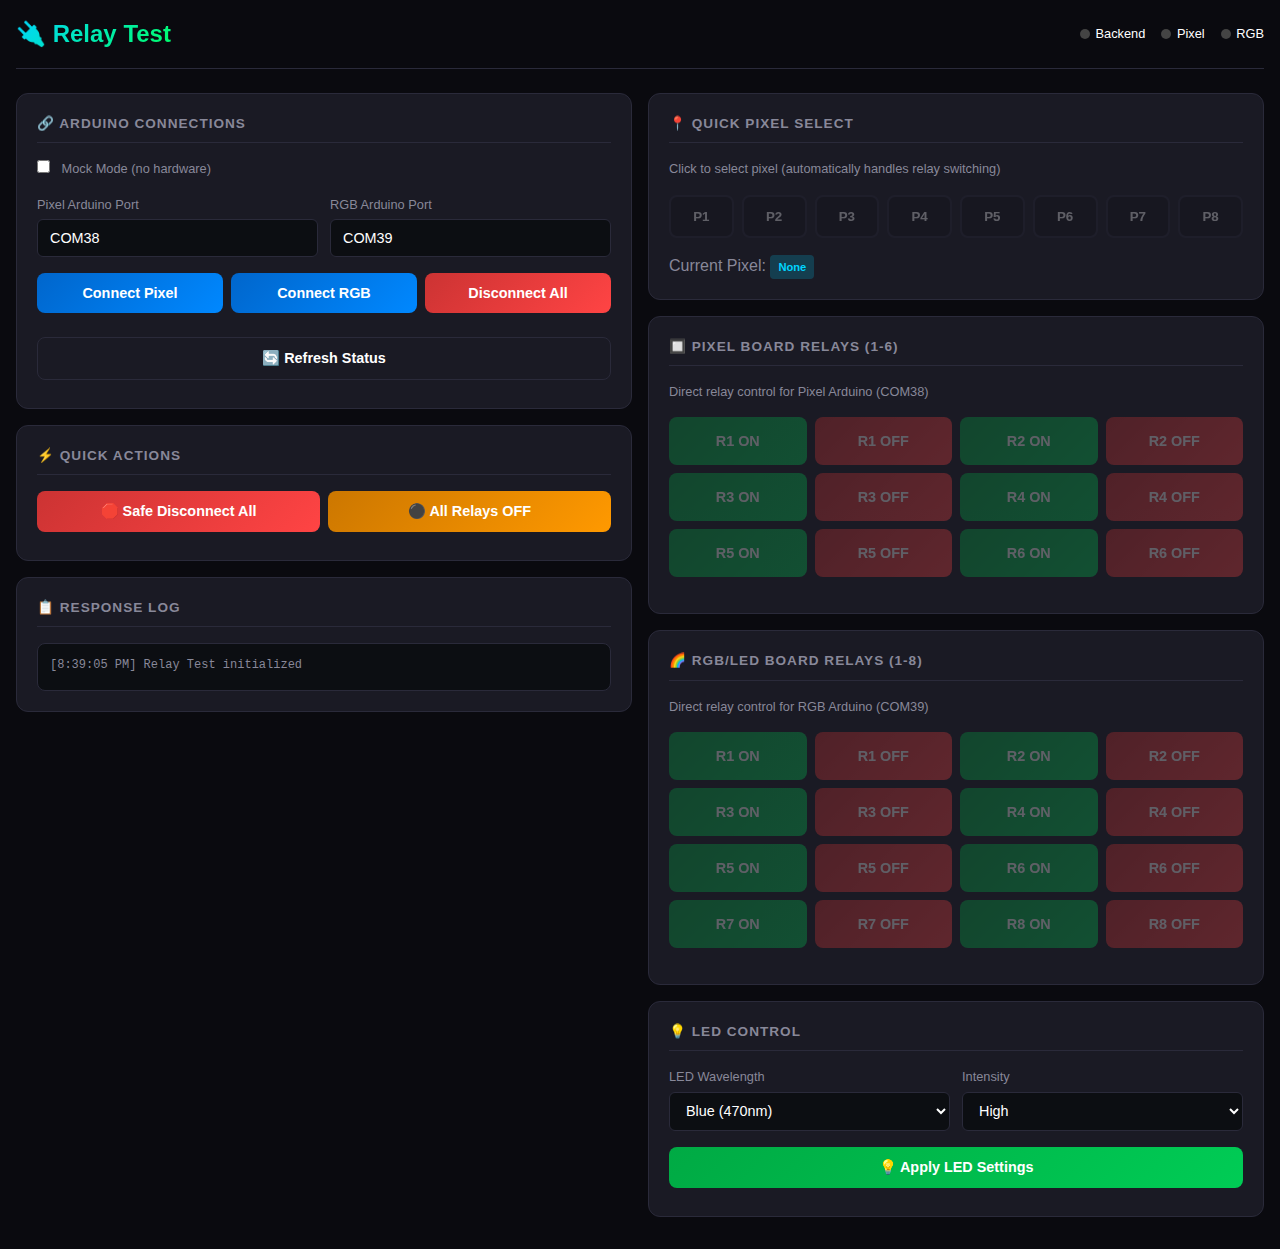
<file: ui2/relay_test.html>
<!DOCTYPE html>
<html lang="en">

<head>
    <meta charset="UTF-8">
    <meta name="viewport" content="width=device-width, initial-scale=1.0">
    <title>Relay Test - UI2</title>
    <link rel="stylesheet" href="css/theme.css">
    <script src="js/api.js"></script>
    <script src="js/utils.js"></script>
    <style>
        .relay-grid {
            display: grid;
            grid-template-columns: repeat(4, 1fr);
            gap: 0.5rem;
            margin-bottom: 1rem;
        }

        .relay-btn {
            padding: 1rem;
            border: none;
            border-radius: 8px;
            font-size: 0.9rem;
            font-weight: 600;
            cursor: pointer;
            transition: all 0.2s;
            text-align: center;
        }

        .relay-btn.on {
            background: linear-gradient(135deg, #00aa44, #00cc55);
            color: white;
        }

        .relay-btn.on:hover {
            box-shadow: 0 0 15px rgba(0, 255, 100, 0.4);
        }

        .relay-btn.off {
            background: linear-gradient(135deg, #cc3333, #ff4444);
            color: white;
        }

        .relay-btn.off:hover {
            box-shadow: 0 0 15px rgba(255, 68, 68, 0.4);
        }

        .relay-btn:disabled {
            opacity: 0.3;
            cursor: not-allowed;
        }

        .pixel-grid {
            display: grid;
            grid-template-columns: repeat(8, 1fr);
            gap: 0.5rem;
        }

        .pixel-btn {
            padding: 0.75rem;
            border: 2px solid var(--border-color);
            border-radius: 8px;
            background: var(--bg-secondary);
            color: var(--text-primary);
            font-weight: 600;
            cursor: pointer;
            transition: all 0.2s;
        }

        .pixel-btn:hover {
            border-color: var(--accent-cyan);
        }

        .pixel-btn.active {
            border-color: var(--accent-green);
            background: rgba(0, 255, 102, 0.15);
            box-shadow: 0 0 10px rgba(0, 255, 102, 0.3);
        }

        .pixel-btn:disabled {
            opacity: 0.3;
        }
    </style>
</head>

<body>
    <div class="container">
        <!-- Header -->
        <div class="page-header">
            <h1 class="page-title">🔌 Relay Test</h1>
            <div class="status-bar">
                <div class="status-item">
                    <div class="led" id="backendLed"></div>
                    <span>Backend</span>
                </div>
                <div class="status-item">
                    <div class="led" id="pixelLed"></div>
                    <span>Pixel</span>
                </div>
                <div class="status-item">
                    <div class="led" id="rgbLed"></div>
                    <span>RGB</span>
                </div>
            </div>
        </div>

        <div class="grid-2">
            <!-- Left Column -->
            <div>
                <!-- Connection Panel -->
                <div class="panel">
                    <div class="panel-title">🔗 Arduino Connections</div>

                    <div class="form-group">
                        <label class="checkbox-label">
                            <input type="checkbox" id="mockMode">
                            Mock Mode (no hardware)
                        </label>
                    </div>

                    <div class="form-row">
                        <div class="form-group">
                            <label>Pixel Arduino Port</label>
                            <input type="text" id="pixelPort" value="COM38">
                        </div>
                        <div class="form-group">
                            <label>RGB Arduino Port</label>
                            <input type="text" id="rgbPort" value="COM39">
                        </div>
                    </div>

                    <div class="btn-row-3">
                        <button class="btn btn-primary" onclick="connectPixel()">Connect Pixel</button>
                        <button class="btn btn-primary" onclick="connectRGB()">Connect RGB</button>
                        <button class="btn btn-danger" onclick="disconnectAll()">Disconnect All</button>
                    </div>

                    <button class="btn btn-outline mt-2" onclick="refreshStatus()">🔄 Refresh Status</button>
                </div>

                <!-- Quick Actions -->
                <div class="panel">
                    <div class="panel-title">⚡ Quick Actions</div>
                    <div class="btn-row">
                        <button class="btn btn-danger" onclick="safeDisconnect()">🛑 Safe Disconnect All</button>
                        <button class="btn btn-warning" onclick="allRelaysOff()">⚫ All Relays OFF</button>
                    </div>
                </div>

                <!-- Log -->
                <div class="panel">
                    <div class="panel-title">📋 Response Log</div>
                    <div class="log-box" id="logBox"></div>
                </div>
            </div>

            <!-- Right Column -->
            <div>
                <!-- Pixel Select (Quick) -->
                <div class="panel">
                    <div class="panel-title">📍 Quick Pixel Select</div>
                    <p class="text-small text-muted mb-2">Click to select pixel (automatically handles relay switching)
                    </p>
                    <div class="pixel-grid" id="pixelGrid">
                        <!-- Generated by JS -->
                    </div>
                    <div class="mt-2">
                        <span class="text-muted">Current Pixel: </span>
                        <span id="currentPixel" class="badge badge-info">None</span>
                    </div>
                </div>

                <!-- Pixel Board Relays -->
                <div class="panel">
                    <div class="panel-title">🔲 Pixel Board Relays (1-6)</div>
                    <p class="text-small text-muted mb-2">Direct relay control for Pixel Arduino (COM38)</p>
                    <div class="relay-grid" id="pixelRelays">
                        <!-- Generated by JS -->
                    </div>
                </div>

                <!-- RGB Board Relays -->
                <div class="panel">
                    <div class="panel-title">🌈 RGB/LED Board Relays (1-8)</div>
                    <p class="text-small text-muted mb-2">Direct relay control for RGB Arduino (COM39)</p>
                    <div class="relay-grid" id="rgbRelays">
                        <!-- Generated by JS -->
                    </div>
                </div>

                <!-- LED Control -->
                <div class="panel">
                    <div class="panel-title">💡 LED Control</div>
                    <div class="form-row">
                        <div class="form-group">
                            <label>LED Wavelength</label>
                            <select id="ledWavelength">
                                <option value="red">Red (625nm)</option>
                                <option value="green">Green (525nm)</option>
                                <option value="blue" selected>Blue (470nm)</option>
                            </select>
                        </div>
                        <div class="form-group">
                            <label>Intensity</label>
                            <select id="ledIntensity">
                                <option value="off">OFF</option>
                                <option value="low">Low</option>
                                <option value="high" selected>High</option>
                            </select>
                        </div>
                    </div>
                    <button class="btn btn-success" onclick="setLED()">💡 Apply LED Settings</button>
                </div>
            </div>
        </div>
    </div>

    <script>
        // State
        let pixelConnected = false;
        let rgbConnected = false;
        let currentPixel = null;

        // Initialize
        document.addEventListener('DOMContentLoaded', async () => {
            await checkConnection();
            renderRelayButtons();
            renderPixelButtons();
            Utils.log('logBox', 'Relay Test initialized');
        });

        async function checkConnection() {
            const connected = await UI2.checkBackendConnection();
            document.getElementById('backendLed').classList.toggle('ok', connected);
            if (connected) await refreshStatus();
        }

        // Render relay buttons
        function renderRelayButtons() {
            // Pixel relays (1-6)
            let pixelHtml = '';
            for (let i = 1; i <= 6; i++) {
                pixelHtml += `
                    <button class="relay-btn on" onclick="setRelay('pixel', ${i}, true)" 
                            id="pixelRelay${i}On" ${!pixelConnected ? 'disabled' : ''}>
                        R${i} ON
                    </button>
                    <button class="relay-btn off" onclick="setRelay('pixel', ${i}, false)"
                            id="pixelRelay${i}Off" ${!pixelConnected ? 'disabled' : ''}>
                        R${i} OFF
                    </button>
                `;
            }
            document.getElementById('pixelRelays').innerHTML = pixelHtml;

            // RGB relays (1-8)
            let rgbHtml = '';
            for (let i = 1; i <= 8; i++) {
                rgbHtml += `
                    <button class="relay-btn on" onclick="setRelay('rgb', ${i}, true)"
                            id="rgbRelay${i}On" ${!rgbConnected ? 'disabled' : ''}>
                        R${i} ON
                    </button>
                    <button class="relay-btn off" onclick="setRelay('rgb', ${i}, false)"
                            id="rgbRelay${i}Off" ${!rgbConnected ? 'disabled' : ''}>
                        R${i} OFF
                    </button>
                `;
            }
            document.getElementById('rgbRelays').innerHTML = rgbHtml;
        }

        // Render pixel buttons
        function renderPixelButtons() {
            let html = '';
            for (let i = 1; i <= 8; i++) {
                html += `
                    <button class="pixel-btn" id="pixelBtn${i}" onclick="selectPixel(${i})"
                            ${!pixelConnected ? 'disabled' : ''}>
                        P${i}
                    </button>
                `;
            }
            document.getElementById('pixelGrid').innerHTML = html;
        }

        // Connect Pixel Arduino
        async function connectPixel() {
            const mockMode = document.getElementById('mockMode').checked;
            const port = document.getElementById('pixelPort').value;

            Utils.log('logBox', `Connecting Pixel Arduino (${port}, mock=${mockMode})...`);

            const result = await UI2.api('POST', '/relays/connect', {
                mock: mockMode,
                pixel_port: port
            });

            if (result.success !== false) {
                pixelConnected = true;
                document.getElementById('pixelLed').classList.add('ok');
                Utils.log('logBox', 'Pixel Arduino connected', 'success');
            } else {
                Utils.log('logBox', `Pixel connect failed: ${result.message}`, 'error');
            }
            renderRelayButtons();
            renderPixelButtons();
        }

        // Connect RGB Arduino
        async function connectRGB() {
            const mockMode = document.getElementById('mockMode').checked;
            const port = document.getElementById('rgbPort').value;

            Utils.log('logBox', `Connecting RGB Arduino (${port}, mock=${mockMode})...`);

            const result = await UI2.api('POST', '/relays/connect', {
                mock: mockMode,
                rgb_port: port
            });

            if (result.success !== false) {
                rgbConnected = true;
                document.getElementById('rgbLed').classList.add('ok');
                Utils.log('logBox', 'RGB Arduino connected', 'success');
            } else {
                Utils.log('logBox', `RGB connect failed: ${result.message}`, 'error');
            }
            renderRelayButtons();
        }

        // Disconnect all
        async function disconnectAll() {
            Utils.log('logBox', 'Disconnecting...');
            await UI2.api('POST', '/relays/disconnect');
            pixelConnected = false;
            rgbConnected = false;
            document.getElementById('pixelLed').classList.remove('ok');
            document.getElementById('rgbLed').classList.remove('ok');
            Utils.log('logBox', 'Disconnected', 'success');
            renderRelayButtons();
            renderPixelButtons();
        }

        // Safe disconnect
        async function safeDisconnect() {
            Utils.log('logBox', 'Safe disconnect...');
            const result = await UI2.api('POST', '/relays/safe-disconnect');
            Utils.log('logBox', result.message || 'Safe disconnect complete', 'success');
        }

        // All relays off
        async function allRelaysOff() {
            Utils.log('logBox', 'Turning all relays OFF...');
            // Turn off all pixel relays
            for (let i = 1; i <= 6; i++) {
                await UI2.api('POST', '/relays/set', { board: 'pixel', relay: i, state: false });
            }
            // Turn off all RGB relays
            for (let i = 1; i <= 8; i++) {
                await UI2.api('POST', '/relays/set', { board: 'rgb', relay: i, state: false });
            }
            Utils.log('logBox', 'All relays OFF', 'success');
        }

        // Set relay
        async function setRelay(board, relay, state) {
            Utils.log('logBox', `Setting ${board} R${relay} ${state ? 'ON' : 'OFF'}...`);
            const result = await UI2.api('POST', '/relays/set', { board, relay, state });
            if (result.success !== false) {
                Utils.log('logBox', `${board} R${relay} → ${state ? 'ON' : 'OFF'}`, 'success');
            } else {
                Utils.log('logBox', `Failed: ${result.message}`, 'error');
            }
        }

        // Select pixel
        async function selectPixel(pixel) {
            Utils.log('logBox', `Selecting pixel ${pixel}...`);
            const result = await UI2.api('POST', '/relays/pixel', { pixel_id: pixel });

            if (result.success !== false) {
                currentPixel = pixel;
                document.getElementById('currentPixel').textContent = `P${pixel}`;

                // Update button states
                document.querySelectorAll('.pixel-btn').forEach(btn => {
                    btn.classList.remove('active');
                });
                document.getElementById(`pixelBtn${pixel}`).classList.add('active');

                Utils.log('logBox', `Pixel ${pixel} selected`, 'success');
            } else {
                Utils.log('logBox', `Failed: ${result.message}`, 'error');
            }
        }

        // Set LED
        async function setLED() {
            const wavelength = document.getElementById('ledWavelength').value;
            const intensity = document.getElementById('ledIntensity').value;

            Utils.log('logBox', `Setting LED: ${wavelength} ${intensity}...`);
            const result = await UI2.api('POST', '/relays/led', {
                wavelength,
                intensity
            });

            if (result.success !== false) {
                Utils.log('logBox', `LED: ${wavelength} ${intensity}`, 'success');
            } else {
                Utils.log('logBox', `Failed: ${result.message}`, 'error');
            }
        }

        // Refresh status
        async function refreshStatus() {
            const result = await UI2.api('GET', '/relays/status');
            if (result) {
                pixelConnected = result.pixel_connected || false;
                rgbConnected = result.rgb_connected || false;

                document.getElementById('pixelLed').classList.toggle('ok', pixelConnected);
                document.getElementById('rgbLed').classList.toggle('ok', rgbConnected);

                Utils.log('logBox', `Status: Pixel=${pixelConnected}, RGB=${rgbConnected}`);
                renderRelayButtons();
                renderPixelButtons();
            }
        }
    </script>
</body>

</html>
</file>
<file: TEMP/assets/index-D9FHNRbX.css>
*,:before,:after{--tw-border-spacing-x: 0;--tw-border-spacing-y: 0;--tw-translate-x: 0;--tw-translate-y: 0;--tw-rotate: 0;--tw-skew-x: 0;--tw-skew-y: 0;--tw-scale-x: 1;--tw-scale-y: 1;--tw-pan-x: ;--tw-pan-y: ;--tw-pinch-zoom: ;--tw-scroll-snap-strictness: proximity;--tw-gradient-from-position: ;--tw-gradient-via-position: ;--tw-gradient-to-position: ;--tw-ordinal: ;--tw-slashed-zero: ;--tw-numeric-figure: ;--tw-numeric-spacing: ;--tw-numeric-fraction: ;--tw-ring-inset: ;--tw-ring-offset-width: 0px;--tw-ring-offset-color: #fff;--tw-ring-color: rgb(59 130 246 / .5);--tw-ring-offset-shadow: 0 0 #0000;--tw-ring-shadow: 0 0 #0000;--tw-shadow: 0 0 #0000;--tw-shadow-colored: 0 0 #0000;--tw-blur: ;--tw-brightness: ;--tw-contrast: ;--tw-grayscale: ;--tw-hue-rotate: ;--tw-invert: ;--tw-saturate: ;--tw-sepia: ;--tw-drop-shadow: ;--tw-backdrop-blur: ;--tw-backdrop-brightness: ;--tw-backdrop-contrast: ;--tw-backdrop-grayscale: ;--tw-backdrop-hue-rotate: ;--tw-backdrop-invert: ;--tw-backdrop-opacity: ;--tw-backdrop-saturate: ;--tw-backdrop-sepia: ;--tw-contain-size: ;--tw-contain-layout: ;--tw-contain-paint: ;--tw-contain-style: }::backdrop{--tw-border-spacing-x: 0;--tw-border-spacing-y: 0;--tw-translate-x: 0;--tw-translate-y: 0;--tw-rotate: 0;--tw-skew-x: 0;--tw-skew-y: 0;--tw-scale-x: 1;--tw-scale-y: 1;--tw-pan-x: ;--tw-pan-y: ;--tw-pinch-zoom: ;--tw-scroll-snap-strictness: proximity;--tw-gradient-from-position: ;--tw-gradient-via-position: ;--tw-gradient-to-position: ;--tw-ordinal: ;--tw-slashed-zero: ;--tw-numeric-figure: ;--tw-numeric-spacing: ;--tw-numeric-fraction: ;--tw-ring-inset: ;--tw-ring-offset-width: 0px;--tw-ring-offset-color: #fff;--tw-ring-color: rgb(59 130 246 / .5);--tw-ring-offset-shadow: 0 0 #0000;--tw-ring-shadow: 0 0 #0000;--tw-shadow: 0 0 #0000;--tw-shadow-colored: 0 0 #0000;--tw-blur: ;--tw-brightness: ;--tw-contrast: ;--tw-grayscale: ;--tw-hue-rotate: ;--tw-invert: ;--tw-saturate: ;--tw-sepia: ;--tw-drop-shadow: ;--tw-backdrop-blur: ;--tw-backdrop-brightness: ;--tw-backdrop-contrast: ;--tw-backdrop-grayscale: ;--tw-backdrop-hue-rotate: ;--tw-backdrop-invert: ;--tw-backdrop-opacity: ;--tw-backdrop-saturate: ;--tw-backdrop-sepia: ;--tw-contain-size: ;--tw-contain-layout: ;--tw-contain-paint: ;--tw-contain-style: }*,:before,:after{box-sizing:border-box;border-width:0;border-style:solid;border-color:#e5e7eb}:before,:after{--tw-content: ""}html,:host{line-height:1.5;-webkit-text-size-adjust:100%;-moz-tab-size:4;-o-tab-size:4;tab-size:4;font-family:ui-sans-serif,system-ui,sans-serif,"Apple Color Emoji","Segoe UI Emoji",Segoe UI Symbol,"Noto Color Emoji";font-feature-settings:normal;font-variation-settings:normal;-webkit-tap-highlight-color:transparent}body{margin:0;line-height:inherit}hr{height:0;color:inherit;border-top-width:1px}abbr:where([title]){-webkit-text-decoration:underline dotted;text-decoration:underline dotted}h1,h2,h3,h4,h5,h6{font-size:inherit;font-weight:inherit}a{color:inherit;text-decoration:inherit}b,strong{font-weight:bolder}code,kbd,samp,pre{font-family:ui-monospace,SFMono-Regular,Menlo,Monaco,Consolas,Liberation Mono,Courier New,monospace;font-feature-settings:normal;font-variation-settings:normal;font-size:1em}small{font-size:80%}sub,sup{font-size:75%;line-height:0;position:relative;vertical-align:baseline}sub{bottom:-.25em}sup{top:-.5em}table{text-indent:0;border-color:inherit;border-collapse:collapse}button,input,optgroup,select,textarea{font-family:inherit;font-feature-settings:inherit;font-variation-settings:inherit;font-size:100%;font-weight:inherit;line-height:inherit;letter-spacing:inherit;color:inherit;margin:0;padding:0}button,select{text-transform:none}button,input:where([type=button]),input:where([type=reset]),input:where([type=submit]){-webkit-appearance:button;background-color:transparent;background-image:none}:-moz-focusring{outline:auto}:-moz-ui-invalid{box-shadow:none}progress{vertical-align:baseline}::-webkit-inner-spin-button,::-webkit-outer-spin-button{height:auto}[type=search]{-webkit-appearance:textfield;outline-offset:-2px}::-webkit-search-decoration{-webkit-appearance:none}::-webkit-file-upload-button{-webkit-appearance:button;font:inherit}summary{display:list-item}blockquote,dl,dd,h1,h2,h3,h4,h5,h6,hr,figure,p,pre{margin:0}fieldset{margin:0;padding:0}legend{padding:0}ol,ul,menu{list-style:none;margin:0;padding:0}dialog{padding:0}textarea{resize:vertical}input::-moz-placeholder,textarea::-moz-placeholder{opacity:1;color:#9ca3af}input::placeholder,textarea::placeholder{opacity:1;color:#9ca3af}button,[role=button]{cursor:pointer}:disabled{cursor:default}img,svg,video,canvas,audio,iframe,embed,object{display:block;vertical-align:middle}img,video{max-width:100%;height:auto}[hidden]:where(:not([hidden=until-found])){display:none}:root{--background: 220 15% 10%;--foreground: 210 20% 95%;--card: 220 15% 14%;--card-foreground: 210 20% 95%;--popover: 220 15% 16%;--popover-foreground: 210 20% 95%;--primary: 190 90% 50%;--primary-foreground: 220 15% 10%;--secondary: 220 10% 20%;--secondary-foreground: 210 20% 95%;--muted: 220 10% 25%;--muted-foreground: 210 10% 60%;--accent: 160 80% 45%;--accent-foreground: 220 15% 10%;--destructive: 0 70% 55%;--destructive-foreground: 0 0% 100%;--border: 220 10% 25%;--input: 220 10% 18%;--ring: 190 90% 50%;--radius: 6px}*{border-color:hsl(var(--border))}body{background-color:hsl(var(--background));color:hsl(var(--foreground));font-family:Segoe UI,Tahoma,Geneva,Verdana,sans-serif}.btn-industrial{position:relative;border-radius:calc(var(--radius) - 2px);padding:.5rem 1rem;font-size:.875rem;line-height:1.25rem;font-weight:600;background:linear-gradient(180deg,#303541,#23272f);border:1px solid hsl(220 10% 30%);box-shadow:0 2px 4px #0000004d,inset 0 1px #ffffff0d;transition:all .15s ease;color:#e0e6eb}.btn-industrial:hover{background:linear-gradient(180deg,#383f4c,#2b303b);border-color:#5c6370}.btn-industrial:active{background:linear-gradient(180deg,#1e2229,#272c35);box-shadow:inset 0 2px 4px #0006;transform:translateY(1px)}.btn-primary{position:relative;border-radius:calc(var(--radius) - 2px);padding:.5rem 1rem;font-size:.875rem;line-height:1.25rem;font-weight:600;background:linear-gradient(180deg,#303541,#23272f);border:1px solid hsl(220 10% 30%);box-shadow:0 2px 4px #0000004d,inset 0 1px #ffffff0d;transition:all .15s ease;color:#e0e6eb}.btn-primary:hover{background:linear-gradient(180deg,#383f4c,#2b303b);border-color:#5c6370}.btn-primary:active{background:linear-gradient(180deg,#1e2229,#272c35);box-shadow:inset 0 2px 4px #0006;transform:translateY(1px)}.btn-primary{background:linear-gradient(180deg,#30c9e8,#17b0cf);color:#16181d;border-color:#149cb8;font-weight:700}.btn-primary:hover{background:linear-gradient(180deg,#47cfeb,#19c3e6);border-color:#19c3e6;box-shadow:0 0 12px #19c3e666}.btn-primary:active{background:linear-gradient(180deg,#149cb8,#18bcdc)}.btn-success{position:relative;border-radius:calc(var(--radius) - 2px);padding:.5rem 1rem;font-size:.875rem;line-height:1.25rem;font-weight:600;background:linear-gradient(180deg,#303541,#23272f);border:1px solid hsl(220 10% 30%);box-shadow:0 2px 4px #0000004d,inset 0 1px #ffffff0d;transition:all .15s ease;color:#e0e6eb}.btn-success:hover{background:linear-gradient(180deg,#383f4c,#2b303b);border-color:#5c6370}.btn-success:active{background:linear-gradient(180deg,#1e2229,#272c35);box-shadow:inset 0 2px 4px #0006;transform:translateY(1px)}.btn-success{background:linear-gradient(180deg,#22c373,#1b9859);color:#fff;border-color:#17824d}.btn-success:hover{background:linear-gradient(180deg,#26d980,#1fad66);box-shadow:0 0 12px #22c37366}.btn-warning{position:relative;border-radius:calc(var(--radius) - 2px);padding:.5rem 1rem;font-size:.875rem;line-height:1.25rem;font-weight:600;background:linear-gradient(180deg,#303541,#23272f);border:1px solid hsl(220 10% 30%);box-shadow:0 2px 4px #0000004d,inset 0 1px #ffffff0d;transition:all .15s ease;color:#e0e6eb}.btn-warning:hover{background:linear-gradient(180deg,#383f4c,#2b303b);border-color:#5c6370}.btn-warning:active{background:linear-gradient(180deg,#1e2229,#272c35);box-shadow:inset 0 2px 4px #0006;transform:translateY(1px)}.btn-warning{background:linear-gradient(180deg,#f4c025,#daa60b);color:#16181d;border-color:#c2940a;font-weight:700}.btn-warning:hover{background:linear-gradient(180deg,#f5c73d,#f2b90d);box-shadow:0 0 12px #f4c02566}.btn-danger{position:relative;border-radius:calc(var(--radius) - 2px);padding:.5rem 1rem;font-size:.875rem;line-height:1.25rem;font-weight:600;background:linear-gradient(180deg,#303541,#23272f);border:1px solid hsl(220 10% 30%);box-shadow:0 2px 4px #0000004d,inset 0 1px #ffffff0d;transition:all .15s ease;color:#e0e6eb}.btn-danger:hover{background:linear-gradient(180deg,#383f4c,#2b303b);border-color:#5c6370}.btn-danger:active{background:linear-gradient(180deg,#1e2229,#272c35);box-shadow:inset 0 2px 4px #0006;transform:translateY(1px)}.btn-danger{background:linear-gradient(180deg,#e05252,#d92626);color:#fff;border-color:#c32222}.btn-danger:hover{background:linear-gradient(180deg,#e46767,#dd3c3c);box-shadow:0 0 12px #e0525266}.industrial-panel{border-radius:var(--radius);padding:1rem;background:linear-gradient(180deg,#1e2229,#16181d);border:1px solid hsl(220 10% 22%);box-shadow:0 4px 12px #0006,inset 0 1px #ffffff08}.panel-title{margin-bottom:.75rem;padding-bottom:.5rem;font-size:.75rem;line-height:1rem;font-weight:700;text-transform:uppercase;letter-spacing:.05em;color:#47cfeb;border-bottom:1px solid hsl(220 10% 25%);text-shadow:0 0 8px hsl(190 80% 60% / .3)}.industrial-input{border-radius:calc(var(--radius) - 2px);padding:.375rem .75rem;font-size:.875rem;line-height:1.25rem;background:#111317;border:1px solid hsl(220 10% 25%);color:#f0f2f5;box-shadow:inset 0 2px 4px #0000004d;transition:all .15s ease}.industrial-input:focus{outline:none;border-color:#19c3e6;box-shadow:inset 0 2px 4px #0000004d,0 0 0 2px #19c3e633}.led-indicator{display:inline-block;height:.75rem;width:.75rem;border-radius:9999px;box-shadow:inset 1px 1px 2px #00000080,0 0 2px #00000080}.led-green{background:radial-gradient(circle at 30% 30%,#33cc80,#17824d)}.led-green.on{background:radial-gradient(circle at 30% 30%,#47eb99,#14b866);box-shadow:0 0 10px #19e680,inset 1px 1px 2px #0000004d}.led-red{background:radial-gradient(circle at 30% 30%,#c65353,#a32929)}.led-red.on{background:radial-gradient(circle at 30% 30%,#e46767,#d92626);box-shadow:0 0 10px #e05252,inset 1px 1px 2px #0000004d}.led-cyan{background:radial-gradient(circle at 30% 30%,#33b2cc,#1b8398)}.led-cyan.on{background:radial-gradient(circle at 30% 30%,#3dd6f5,#0bb8da);box-shadow:0 0 10px #25d1f4,inset 1px 1px 2px #0000004d}.status-badge{border-radius:calc(var(--radius) - 2px);padding:.125rem .5rem;font-size:.75rem;line-height:1rem;font-weight:600;background:#2e3138;border:1px solid hsl(220 10% 30%);color:#d1d9e0}.chart-container{overflow:hidden;border-radius:var(--radius);background:#0c0e12;border:1px solid hsl(220 10% 20%);box-shadow:inset 0 2px 8px #00000080}.sr-only{position:absolute;width:1px;height:1px;padding:0;margin:-1px;overflow:hidden;clip:rect(0,0,0,0);white-space:nowrap;border-width:0}.pointer-events-none{pointer-events:none}.visible{visibility:visible}.invisible{visibility:hidden}.fixed{position:fixed}.absolute{position:absolute}.relative{position:relative}.inset-0{inset:0}.inset-x-0{left:0;right:0}.inset-y-0{top:0;bottom:0}.-bottom-12{bottom:-3rem}.-left-12{left:-3rem}.-right-12{right:-3rem}.-top-12{top:-3rem}.bottom-0{bottom:0}.left-0{left:0}.left-1\/2{left:50%}.left-2{left:.5rem}.left-\[50\%\]{left:50%}.right-0{right:0}.right-1{right:.25rem}.right-2{right:.5rem}.right-3{right:.75rem}.right-4{right:1rem}.top-0{top:0}.top-1\.5{top:.375rem}.top-1\/2{top:50%}.top-3\.5{top:.875rem}.top-4{top:1rem}.top-\[1px\]{top:1px}.top-\[50\%\]{top:50%}.top-\[60\%\]{top:60%}.top-full{top:100%}.isolate{isolation:isolate}.z-10{z-index:10}.z-20{z-index:20}.z-50{z-index:50}.z-\[1\]{z-index:1}.order-first{order:-9999}.order-last{order:9999}.col-span-4{grid-column:span 4 / span 4}.col-span-8{grid-column:span 8 / span 8}.col-start-2{grid-column-start:2}.row-span-2{grid-row:span 2 / span 2}.row-start-1{grid-row-start:1}.\!m-0{margin:0!important}.-mx-1{margin-left:-.25rem;margin-right:-.25rem}.-my-2{margin-top:-.5rem;margin-bottom:-.5rem}.mx-2{margin-left:.5rem;margin-right:.5rem}.mx-3\.5{margin-left:.875rem;margin-right:.875rem}.mx-auto{margin-left:auto;margin-right:auto}.my-0{margin-top:0;margin-bottom:0}.my-0\.5{margin-top:.125rem;margin-bottom:.125rem}.my-1{margin-top:.25rem;margin-bottom:.25rem}.-ml-4{margin-left:-1rem}.-mt-4{margin-top:-1rem}.mb-1{margin-bottom:.25rem}.mb-2{margin-bottom:.5rem}.mb-3{margin-bottom:.75rem}.mb-4{margin-bottom:1rem}.ml-1{margin-left:.25rem}.ml-4{margin-left:1rem}.ml-auto{margin-left:auto}.mt-1\.5{margin-top:.375rem}.mt-2{margin-top:.5rem}.mt-3{margin-top:.75rem}.mt-4{margin-top:1rem}.mt-auto{margin-top:auto}.line-clamp-1{overflow:hidden;display:-webkit-box;-webkit-box-orient:vertical;-webkit-line-clamp:1}.line-clamp-2{overflow:hidden;display:-webkit-box;-webkit-box-orient:vertical;-webkit-line-clamp:2}.block{display:block}.flex{display:flex}.inline-flex{display:inline-flex}.table{display:table}.table-caption{display:table-caption}.table-cell{display:table-cell}.table-row{display:table-row}.grid{display:grid}.hidden{display:none}.aspect-square{aspect-ratio:1 / 1}.aspect-video{aspect-ratio:16 / 9}.size-10{width:2.5rem;height:2.5rem}.size-2{width:.5rem;height:.5rem}.size-2\.5{width:.625rem;height:.625rem}.size-3{width:.75rem;height:.75rem}.size-3\.5{width:.875rem;height:.875rem}.size-4{width:1rem;height:1rem}.size-6{width:1.5rem;height:1.5rem}.size-7{width:1.75rem;height:1.75rem}.size-8{width:2rem;height:2rem}.size-9{width:2.25rem;height:2.25rem}.size-auto{width:auto;height:auto}.size-full{width:100%;height:100%}.h-1\.5{height:.375rem}.h-10{height:2.5rem}.h-12{height:3rem}.h-2{height:.5rem}.h-2\.5{height:.625rem}.h-4{height:1rem}.h-5{height:1.25rem}.h-6{height:1.5rem}.h-7{height:1.75rem}.h-8{height:2rem}.h-9{height:2.25rem}.h-\[1\.15rem\]{height:1.15rem}.h-\[calc\(100\%-1px\)\]{height:calc(100% - 1px)}.h-\[var\(--radix-navigation-menu-viewport-height\)\]{height:var(--radix-navigation-menu-viewport-height)}.h-\[var\(--radix-select-trigger-height\)\]{height:var(--radix-select-trigger-height)}.h-auto{height:auto}.h-full{height:100%}.h-px{height:1px}.h-svh{height:100svh}.max-h-\[300px\]{max-height:300px}.min-h-0{min-height:0px}.min-h-16{min-height:4rem}.min-h-4{min-height:1rem}.min-h-screen{min-height:100vh}.min-h-svh{min-height:100svh}.w-0{width:0px}.w-1{width:.25rem}.w-2{width:.5rem}.w-2\.5{width:.625rem}.w-3{width:.75rem}.w-3\/4{width:75%}.w-4{width:1rem}.w-5{width:1.25rem}.w-64{width:16rem}.w-72{width:18rem}.w-8{width:2rem}.w-9{width:2.25rem}.w-\[100px\]{width:100px}.w-auto{width:auto}.w-fit{width:-moz-fit-content;width:fit-content}.w-full{width:100%}.w-max{width:-moz-max-content;width:max-content}.w-px{width:1px}.min-w-0{min-width:0px}.min-w-10{min-width:2.5rem}.min-w-5{min-width:1.25rem}.min-w-8{min-width:2rem}.min-w-9{min-width:2.25rem}.min-w-\[12rem\]{min-width:12rem}.min-w-\[8rem\]{min-width:8rem}.min-w-\[var\(--radix-select-trigger-width\)\]{min-width:var(--radix-select-trigger-width)}.max-w-\[calc\(100\%-2rem\)\]{max-width:calc(100% - 2rem)}.max-w-max{max-width:-moz-max-content;max-width:max-content}.max-w-sm{max-width:24rem}.flex-1{flex:1 1 0%}.shrink-0{flex-shrink:0}.grow{flex-grow:1}.grow-0{flex-grow:0}.basis-full{flex-basis:100%}.caption-bottom{caption-side:bottom}.border-collapse{border-collapse:collapse}.-translate-x-1\/2{--tw-translate-x: -50%;transform:translate(var(--tw-translate-x),var(--tw-translate-y)) rotate(var(--tw-rotate)) skew(var(--tw-skew-x)) skewY(var(--tw-skew-y)) scaleX(var(--tw-scale-x)) scaleY(var(--tw-scale-y))}.-translate-x-px{--tw-translate-x: -1px;transform:translate(var(--tw-translate-x),var(--tw-translate-y)) rotate(var(--tw-rotate)) skew(var(--tw-skew-x)) skewY(var(--tw-skew-y)) scaleX(var(--tw-scale-x)) scaleY(var(--tw-scale-y))}.-translate-y-1\/2{--tw-translate-y: -50%;transform:translate(var(--tw-translate-x),var(--tw-translate-y)) rotate(var(--tw-rotate)) skew(var(--tw-skew-x)) skewY(var(--tw-skew-y)) scaleX(var(--tw-scale-x)) scaleY(var(--tw-scale-y))}.translate-x-\[-50\%\]{--tw-translate-x: -50%;transform:translate(var(--tw-translate-x),var(--tw-translate-y)) rotate(var(--tw-rotate)) skew(var(--tw-skew-x)) skewY(var(--tw-skew-y)) scaleX(var(--tw-scale-x)) scaleY(var(--tw-scale-y))}.translate-x-px{--tw-translate-x: 1px;transform:translate(var(--tw-translate-x),var(--tw-translate-y)) rotate(var(--tw-rotate)) skew(var(--tw-skew-x)) skewY(var(--tw-skew-y)) scaleX(var(--tw-scale-x)) scaleY(var(--tw-scale-y))}.translate-y-0\.5{--tw-translate-y: .125rem;transform:translate(var(--tw-translate-x),var(--tw-translate-y)) rotate(var(--tw-rotate)) skew(var(--tw-skew-x)) skewY(var(--tw-skew-y)) scaleX(var(--tw-scale-x)) scaleY(var(--tw-scale-y))}.translate-y-\[-50\%\]{--tw-translate-y: -50%;transform:translate(var(--tw-translate-x),var(--tw-translate-y)) rotate(var(--tw-rotate)) skew(var(--tw-skew-x)) skewY(var(--tw-skew-y)) scaleX(var(--tw-scale-x)) scaleY(var(--tw-scale-y))}.translate-y-\[calc\(-50\%_-_2px\)\]{--tw-translate-y: calc(-50% - 2px) ;transform:translate(var(--tw-translate-x),var(--tw-translate-y)) rotate(var(--tw-rotate)) skew(var(--tw-skew-x)) skewY(var(--tw-skew-y)) scaleX(var(--tw-scale-x)) scaleY(var(--tw-scale-y))}.rotate-45{--tw-rotate: 45deg;transform:translate(var(--tw-translate-x),var(--tw-translate-y)) rotate(var(--tw-rotate)) skew(var(--tw-skew-x)) skewY(var(--tw-skew-y)) scaleX(var(--tw-scale-x)) scaleY(var(--tw-scale-y))}.rotate-90{--tw-rotate: 90deg;transform:translate(var(--tw-translate-x),var(--tw-translate-y)) rotate(var(--tw-rotate)) skew(var(--tw-skew-x)) skewY(var(--tw-skew-y)) scaleX(var(--tw-scale-x)) scaleY(var(--tw-scale-y))}.transform{transform:translate(var(--tw-translate-x),var(--tw-translate-y)) rotate(var(--tw-rotate)) skew(var(--tw-skew-x)) skewY(var(--tw-skew-y)) scaleX(var(--tw-scale-x)) scaleY(var(--tw-scale-y))}@keyframes caret-blink{0%,70%,to{opacity:1}20%,50%{opacity:0}}.animate-caret-blink{animation:caret-blink 1.25s ease-out infinite}@keyframes pulse{50%{opacity:.5}}.animate-pulse{animation:pulse 2s cubic-bezier(.4,0,.6,1) infinite}@keyframes spin{to{transform:rotate(360deg)}}.animate-spin{animation:spin 1s linear infinite}.cursor-default{cursor:default}.cursor-text{cursor:text}.touch-none{touch-action:none}.select-none{-webkit-user-select:none;-moz-user-select:none;user-select:none}.resize-none{resize:none}.scroll-my-1{scroll-margin-top:.25rem;scroll-margin-bottom:.25rem}.scroll-py-1{scroll-padding-top:.25rem;scroll-padding-bottom:.25rem}.list-disc{list-style-type:disc}.list-none{list-style-type:none}.auto-rows-min{grid-auto-rows:min-content}.grid-cols-12{grid-template-columns:repeat(12,minmax(0,1fr))}.grid-cols-2{grid-template-columns:repeat(2,minmax(0,1fr))}.grid-cols-3{grid-template-columns:repeat(3,minmax(0,1fr))}.grid-cols-4{grid-template-columns:repeat(4,minmax(0,1fr))}.grid-cols-\[0_1fr\]{grid-template-columns:0 1fr}.grid-rows-\[auto_auto\]{grid-template-rows:auto auto}.flex-row{flex-direction:row}.flex-col{flex-direction:column}.flex-col-reverse{flex-direction:column-reverse}.flex-wrap{flex-wrap:wrap}.place-content-center{place-content:center}.items-start{align-items:flex-start}.items-end{align-items:flex-end}.items-center{align-items:center}.items-stretch{align-items:stretch}.justify-start{justify-content:flex-start}.justify-center{justify-content:center}.justify-between{justify-content:space-between}.justify-items-start{justify-items:start}.gap-0\.5{gap:.125rem}.gap-1{gap:.25rem}.gap-1\.5{gap:.375rem}.gap-2{gap:.5rem}.gap-2\.5{gap:.625rem}.gap-3{gap:.75rem}.gap-4{gap:1rem}.gap-6{gap:1.5rem}.gap-7{gap:1.75rem}.gap-\[--spacing\(var\(--gap\)\)\]{gap:var(--spacing(var(--gap)))}.gap-y-0\.5{row-gap:.125rem}.space-y-4>:not([hidden])~:not([hidden]){--tw-space-y-reverse: 0;margin-top:calc(1rem * calc(1 - var(--tw-space-y-reverse)));margin-bottom:calc(1rem * var(--tw-space-y-reverse))}.self-start{align-self:flex-start}.self-stretch{align-self:stretch}.justify-self-end{justify-self:end}.overflow-auto{overflow:auto}.overflow-hidden{overflow:hidden}.overflow-x-auto{overflow-x:auto}.overflow-y-auto{overflow-y:auto}.overflow-x-hidden{overflow-x:hidden}.whitespace-nowrap{white-space:nowrap}.text-balance{text-wrap:balance}.break-words{overflow-wrap:break-word}.rounded-\[2px\]{border-radius:2px}.rounded-\[4px\]{border-radius:4px}.rounded-\[calc\(var\(--radius\)-5px\)\]{border-radius:calc(var(--radius) - 5px)}.rounded-\[inherit\]{border-radius:inherit}.rounded-full{border-radius:9999px}.rounded-lg{border-radius:var(--radius)}.rounded-md{border-radius:calc(var(--radius) - 2px)}.rounded-none{border-radius:0}.rounded-sm{border-radius:calc(var(--radius) - 4px)}.rounded-xl{border-radius:calc(var(--radius) + 4px)}.rounded-xs{border-radius:calc(var(--radius) - 6px)}.rounded-l-md{border-top-left-radius:calc(var(--radius) - 2px);border-bottom-left-radius:calc(var(--radius) - 2px)}.rounded-r-md{border-top-right-radius:calc(var(--radius) - 2px);border-bottom-right-radius:calc(var(--radius) - 2px)}.rounded-tl-sm{border-top-left-radius:calc(var(--radius) - 4px)}.border{border-width:1px}.border-0{border-width:0px}.border-\[1\.5px\]{border-width:1.5px}.border-y{border-top-width:1px;border-bottom-width:1px}.border-b{border-bottom-width:1px}.border-l{border-left-width:1px}.border-r{border-right-width:1px}.border-t{border-top-width:1px}.border-dashed{border-style:dashed}.border-border{border-color:hsl(var(--border))}.border-border\/50{border-color:hsl(var(--border) / .5)}.border-input{border-color:hsl(var(--input))}.border-primary{border-color:hsl(var(--primary))}.border-sidebar-border{border-color:hsl(var(--sidebar-border))}.border-transparent{border-color:transparent}.border-l-transparent{border-left-color:transparent}.border-t-transparent{border-top-color:transparent}.bg-accent{background-color:hsl(var(--accent))}.bg-background{background-color:hsl(var(--background))}.bg-black\/50{background-color:#00000080}.bg-border{background-color:hsl(var(--border))}.bg-card{background-color:hsl(var(--card))}.bg-destructive{--tw-bg-opacity: 1;background-color:hsl(var(--destructive) / var(--tw-bg-opacity, 1))}.bg-foreground{background-color:hsl(var(--foreground))}.bg-input{background-color:hsl(var(--input))}.bg-muted{background-color:hsl(var(--muted))}.bg-muted\/50{background-color:hsl(var(--muted) / .5)}.bg-popover{background-color:hsl(var(--popover))}.bg-primary{background-color:hsl(var(--primary))}.bg-primary\/20{background-color:hsl(var(--primary) / .2)}.bg-secondary{background-color:hsl(var(--secondary))}.bg-sidebar{background-color:hsl(var(--sidebar-background))}.bg-sidebar-border{background-color:hsl(var(--sidebar-border))}.bg-transparent{background-color:transparent}.bg-white{--tw-bg-opacity: 1;background-color:rgb(255 255 255 / var(--tw-bg-opacity, 1))}.fill-current{fill:currentColor}.fill-foreground{fill:hsl(var(--foreground))}.fill-primary{fill:hsl(var(--primary))}.p-0{padding:0}.p-1{padding:.25rem}.p-2{padding:.5rem}.p-3{padding:.75rem}.p-4{padding:1rem}.p-6{padding:1.5rem}.p-\[3px\]{padding:3px}.p-px{padding:1px}.px-1{padding-left:.25rem;padding-right:.25rem}.px-1\.5{padding-left:.375rem;padding-right:.375rem}.px-2{padding-left:.5rem;padding-right:.5rem}.px-2\.5{padding-left:.625rem;padding-right:.625rem}.px-3{padding-left:.75rem;padding-right:.75rem}.px-4{padding-left:1rem;padding-right:1rem}.px-6{padding-left:1.5rem;padding-right:1.5rem}.py-0\.5{padding-top:.125rem;padding-bottom:.125rem}.py-1{padding-top:.25rem;padding-bottom:.25rem}.py-1\.5{padding-top:.375rem;padding-bottom:.375rem}.py-2{padding-top:.5rem;padding-bottom:.5rem}.py-3{padding-top:.75rem;padding-bottom:.75rem}.py-4{padding-top:1rem;padding-bottom:1rem}.py-6{padding-top:1.5rem;padding-bottom:1.5rem}.pb-3{padding-bottom:.75rem}.pb-4{padding-bottom:1rem}.pl-2{padding-left:.5rem}.pl-3{padding-left:.75rem}.pl-4{padding-left:1rem}.pl-8{padding-left:2rem}.pr-1{padding-right:.25rem}.pr-2{padding-right:.5rem}.pr-2\.5{padding-right:.625rem}.pr-3{padding-right:.75rem}.pr-8{padding-right:2rem}.pt-0{padding-top:0}.pt-3{padding-top:.75rem}.pt-4{padding-top:1rem}.text-left{text-align:left}.text-center{text-align:center}.align-middle{vertical-align:middle}.font-mono{font-family:ui-monospace,SFMono-Regular,Menlo,Monaco,Consolas,Liberation Mono,Courier New,monospace}.font-sans{font-family:ui-sans-serif,system-ui,sans-serif,"Apple Color Emoji","Segoe UI Emoji",Segoe UI Symbol,"Noto Color Emoji"}.text-2xl{font-size:1.5rem;line-height:2rem}.text-\[0\.8rem\]{font-size:.8rem}.text-base{font-size:1rem;line-height:1.5rem}.text-lg{font-size:1.125rem;line-height:1.75rem}.text-sm{font-size:.875rem;line-height:1.25rem}.text-sm\/relaxed{font-size:.875rem;line-height:1.625}.text-xl{font-size:1.25rem;line-height:1.75rem}.text-xs{font-size:.75rem;line-height:1rem}.font-bold{font-weight:700}.font-medium{font-weight:500}.font-normal{font-weight:400}.font-semibold{font-weight:600}.tabular-nums{--tw-numeric-spacing: tabular-nums;font-variant-numeric:var(--tw-ordinal) var(--tw-slashed-zero) var(--tw-numeric-figure) var(--tw-numeric-spacing) var(--tw-numeric-fraction)}.leading-none{line-height:1}.leading-normal{line-height:1.5}.leading-snug{line-height:1.375}.tracking-tight{letter-spacing:-.025em}.tracking-widest{letter-spacing:.1em}.text-accent-foreground{color:hsl(var(--accent-foreground))}.text-background{color:hsl(var(--background))}.text-card-foreground{color:hsl(var(--card-foreground))}.text-current{color:currentColor}.text-destructive{--tw-text-opacity: 1;color:hsl(var(--destructive) / var(--tw-text-opacity, 1))}.text-foreground{color:hsl(var(--foreground))}.text-muted-foreground{color:hsl(var(--muted-foreground))}.text-popover-foreground{color:hsl(var(--popover-foreground))}.text-primary{color:hsl(var(--primary))}.text-primary-foreground{color:hsl(var(--primary-foreground))}.text-secondary-foreground{color:hsl(var(--secondary-foreground))}.text-sidebar-foreground{color:hsl(var(--sidebar-foreground))}.text-sidebar-foreground\/70{color:hsl(var(--sidebar-foreground) / .7)}.text-white{--tw-text-opacity: 1;color:rgb(255 255 255 / var(--tw-text-opacity, 1))}.underline-offset-4{text-underline-offset:4px}.opacity-0{opacity:0}.opacity-50{opacity:.5}.opacity-70{opacity:.7}.shadow{--tw-shadow: 0 1px 3px 0 rgb(0 0 0 / .1), 0 1px 2px -1px rgb(0 0 0 / .1);--tw-shadow-colored: 0 1px 3px 0 var(--tw-shadow-color), 0 1px 2px -1px var(--tw-shadow-color);box-shadow:var(--tw-ring-offset-shadow, 0 0 #0000),var(--tw-ring-shadow, 0 0 #0000),var(--tw-shadow)}.shadow-\[0_0_0_1px_hsl\(var\(--sidebar-border\)\)\]{--tw-shadow: 0 0 0 1px hsl(var(--sidebar-border));--tw-shadow-colored: 0 0 0 1px var(--tw-shadow-color);box-shadow:var(--tw-ring-offset-shadow, 0 0 #0000),var(--tw-ring-shadow, 0 0 #0000),var(--tw-shadow)}.shadow-lg{--tw-shadow: 0 10px 15px -3px rgb(0 0 0 / .1), 0 4px 6px -4px rgb(0 0 0 / .1);--tw-shadow-colored: 0 10px 15px -3px var(--tw-shadow-color), 0 4px 6px -4px var(--tw-shadow-color);box-shadow:var(--tw-ring-offset-shadow, 0 0 #0000),var(--tw-ring-shadow, 0 0 #0000),var(--tw-shadow)}.shadow-md{--tw-shadow: 0 4px 6px -1px rgb(0 0 0 / .1), 0 2px 4px -2px rgb(0 0 0 / .1);--tw-shadow-colored: 0 4px 6px -1px var(--tw-shadow-color), 0 2px 4px -2px var(--tw-shadow-color);box-shadow:var(--tw-ring-offset-shadow, 0 0 #0000),var(--tw-ring-shadow, 0 0 #0000),var(--tw-shadow)}.shadow-none{--tw-shadow: 0 0 #0000;--tw-shadow-colored: 0 0 #0000;box-shadow:var(--tw-ring-offset-shadow, 0 0 #0000),var(--tw-ring-shadow, 0 0 #0000),var(--tw-shadow)}.shadow-sm{--tw-shadow: 0 1px 2px 0 rgb(0 0 0 / .05);--tw-shadow-colored: 0 1px 2px 0 var(--tw-shadow-color);box-shadow:var(--tw-ring-offset-shadow, 0 0 #0000),var(--tw-ring-shadow, 0 0 #0000),var(--tw-shadow)}.shadow-xl{--tw-shadow: 0 20px 25px -5px rgb(0 0 0 / .1), 0 8px 10px -6px rgb(0 0 0 / .1);--tw-shadow-colored: 0 20px 25px -5px var(--tw-shadow-color), 0 8px 10px -6px var(--tw-shadow-color);box-shadow:var(--tw-ring-offset-shadow, 0 0 #0000),var(--tw-ring-shadow, 0 0 #0000),var(--tw-shadow)}.shadow-xs{--tw-shadow: 0 1px 2px 0 rgb(0 0 0 / .05);--tw-shadow-colored: 0 1px 2px 0 var(--tw-shadow-color);box-shadow:var(--tw-ring-offset-shadow, 0 0 #0000),var(--tw-ring-shadow, 0 0 #0000),var(--tw-shadow)}.outline-none{outline:2px solid transparent;outline-offset:2px}.outline{outline-style:solid}.ring-0{--tw-ring-offset-shadow: var(--tw-ring-inset) 0 0 0 var(--tw-ring-offset-width) var(--tw-ring-offset-color);--tw-ring-shadow: var(--tw-ring-inset) 0 0 0 calc(0px + var(--tw-ring-offset-width)) var(--tw-ring-color);box-shadow:var(--tw-ring-offset-shadow),var(--tw-ring-shadow),var(--tw-shadow, 0 0 #0000)}.ring-ring\/50{--tw-ring-color: hsl(var(--ring) / .5)}.ring-sidebar-ring{--tw-ring-color: hsl(var(--sidebar-ring))}.ring-offset-background{--tw-ring-offset-color: hsl(var(--background))}.filter{filter:var(--tw-blur) var(--tw-brightness) var(--tw-contrast) var(--tw-grayscale) var(--tw-hue-rotate) var(--tw-invert) var(--tw-saturate) var(--tw-sepia) var(--tw-drop-shadow)}.transition{transition-property:color,background-color,border-color,text-decoration-color,fill,stroke,opacity,box-shadow,transform,filter,backdrop-filter;transition-timing-function:cubic-bezier(.4,0,.2,1);transition-duration:.15s}.transition-\[color\,box-shadow\]{transition-property:color,box-shadow;transition-timing-function:cubic-bezier(.4,0,.2,1);transition-duration:.15s}.transition-\[left\,right\,width\]{transition-property:left,right,width;transition-timing-function:cubic-bezier(.4,0,.2,1);transition-duration:.15s}.transition-\[margin\,opacity\]{transition-property:margin,opacity;transition-timing-function:cubic-bezier(.4,0,.2,1);transition-duration:.15s}.transition-\[width\,height\,padding\]{transition-property:width,height,padding;transition-timing-function:cubic-bezier(.4,0,.2,1);transition-duration:.15s}.transition-\[width\]{transition-property:width;transition-timing-function:cubic-bezier(.4,0,.2,1);transition-duration:.15s}.transition-all{transition-property:all;transition-timing-function:cubic-bezier(.4,0,.2,1);transition-duration:.15s}.transition-colors{transition-property:color,background-color,border-color,text-decoration-color,fill,stroke;transition-timing-function:cubic-bezier(.4,0,.2,1);transition-duration:.15s}.transition-none{transition-property:none}.transition-opacity{transition-property:opacity;transition-timing-function:cubic-bezier(.4,0,.2,1);transition-duration:.15s}.transition-shadow{transition-property:box-shadow;transition-timing-function:cubic-bezier(.4,0,.2,1);transition-duration:.15s}.transition-transform{transition-property:transform;transition-timing-function:cubic-bezier(.4,0,.2,1);transition-duration:.15s}.duration-100{transition-duration:.1s}.duration-1000{transition-duration:1s}.duration-200{transition-duration:.2s}.duration-300{transition-duration:.3s}.ease-in-out{transition-timing-function:cubic-bezier(.4,0,.2,1)}.ease-linear{transition-timing-function:linear}@keyframes enter{0%{opacity:var(--tw-enter-opacity, 1);transform:translate3d(var(--tw-enter-translate-x, 0),var(--tw-enter-translate-y, 0),0) scale3d(var(--tw-enter-scale, 1),var(--tw-enter-scale, 1),var(--tw-enter-scale, 1)) rotate(var(--tw-enter-rotate, 0))}}@keyframes exit{to{opacity:var(--tw-exit-opacity, 1);transform:translate3d(var(--tw-exit-translate-x, 0),var(--tw-exit-translate-y, 0),0) scale3d(var(--tw-exit-scale, 1),var(--tw-exit-scale, 1),var(--tw-exit-scale, 1)) rotate(var(--tw-exit-rotate, 0))}}.animate-in{animation-name:enter;animation-duration:.15s;--tw-enter-opacity: initial;--tw-enter-scale: initial;--tw-enter-rotate: initial;--tw-enter-translate-x: initial;--tw-enter-translate-y: initial}.fade-in-0{--tw-enter-opacity: 0}.zoom-in-95{--tw-enter-scale: .95}.duration-100{animation-duration:.1s}.duration-1000{animation-duration:1s}.duration-200{animation-duration:.2s}.duration-300{animation-duration:.3s}.ease-in-out{animation-timing-function:cubic-bezier(.4,0,.2,1)}.ease-linear{animation-timing-function:linear}.\[--cell-size\:--spacing\(8\)\]{--cell-size: var(--spacing(8))}.selection\:bg-primary *::-moz-selection{background-color:hsl(var(--primary))}.selection\:bg-primary *::selection{background-color:hsl(var(--primary))}.selection\:text-primary-foreground *::-moz-selection{color:hsl(var(--primary-foreground))}.selection\:text-primary-foreground *::selection{color:hsl(var(--primary-foreground))}.selection\:bg-primary::-moz-selection{background-color:hsl(var(--primary))}.selection\:bg-primary::selection{background-color:hsl(var(--primary))}.selection\:text-primary-foreground::-moz-selection{color:hsl(var(--primary-foreground))}.selection\:text-primary-foreground::selection{color:hsl(var(--primary-foreground))}.file\:inline-flex::file-selector-button{display:inline-flex}.file\:h-7::file-selector-button{height:1.75rem}.file\:border-0::file-selector-button{border-width:0px}.file\:bg-transparent::file-selector-button{background-color:transparent}.file\:text-sm::file-selector-button{font-size:.875rem;line-height:1.25rem}.file\:font-medium::file-selector-button{font-weight:500}.file\:text-foreground::file-selector-button{color:hsl(var(--foreground))}.placeholder\:text-muted-foreground::-moz-placeholder{color:hsl(var(--muted-foreground))}.placeholder\:text-muted-foreground::placeholder{color:hsl(var(--muted-foreground))}.after\:absolute:after{content:var(--tw-content);position:absolute}.after\:-inset-2:after{content:var(--tw-content);inset:-.5rem}.after\:inset-y-0:after{content:var(--tw-content);top:0;bottom:0}.after\:left-1\/2:after{content:var(--tw-content);left:50%}.after\:w-1:after{content:var(--tw-content);width:.25rem}.after\:w-\[2px\]:after{content:var(--tw-content);width:2px}.after\:-translate-x-1\/2:after{content:var(--tw-content);--tw-translate-x: -50%;transform:translate(var(--tw-translate-x),var(--tw-translate-y)) rotate(var(--tw-rotate)) skew(var(--tw-skew-x)) skewY(var(--tw-skew-y)) scaleX(var(--tw-scale-x)) scaleY(var(--tw-scale-y))}.first\:rounded-l-md:first-child{border-top-left-radius:calc(var(--radius) - 2px);border-bottom-left-radius:calc(var(--radius) - 2px)}.first\:border-l:first-child{border-left-width:1px}.last\:mt-0:last-child{margin-top:0}.last\:rounded-r-md:last-child{border-top-right-radius:calc(var(--radius) - 2px);border-bottom-right-radius:calc(var(--radius) - 2px)}.last\:border-b-0:last-child{border-bottom-width:0px}.hover\:bg-accent:hover{background-color:hsl(var(--accent))}.hover\:bg-destructive\/90:hover{background-color:hsl(var(--destructive) / .9)}.hover\:bg-muted:hover{background-color:hsl(var(--muted))}.hover\:bg-muted\/50:hover{background-color:hsl(var(--muted) / .5)}.hover\:bg-primary\/90:hover{background-color:hsl(var(--primary) / .9)}.hover\:bg-secondary\/80:hover{background-color:hsl(var(--secondary) / .8)}.hover\:bg-sidebar-accent:hover{background-color:hsl(var(--sidebar-accent))}.hover\:text-accent-foreground:hover{color:hsl(var(--accent-foreground))}.hover\:text-foreground:hover{color:hsl(var(--foreground))}.hover\:text-muted-foreground:hover{color:hsl(var(--muted-foreground))}.hover\:text-sidebar-accent-foreground:hover{color:hsl(var(--sidebar-accent-foreground))}.hover\:underline:hover{text-decoration-line:underline}.hover\:opacity-100:hover{opacity:1}.hover\:shadow-\[0_0_0_1px_hsl\(var\(--sidebar-accent\)\)\]:hover{--tw-shadow: 0 0 0 1px hsl(var(--sidebar-accent));--tw-shadow-colored: 0 0 0 1px var(--tw-shadow-color);box-shadow:var(--tw-ring-offset-shadow, 0 0 #0000),var(--tw-ring-shadow, 0 0 #0000),var(--tw-shadow)}.hover\:ring-4:hover{--tw-ring-offset-shadow: var(--tw-ring-inset) 0 0 0 var(--tw-ring-offset-width) var(--tw-ring-offset-color);--tw-ring-shadow: var(--tw-ring-inset) 0 0 0 calc(4px + var(--tw-ring-offset-width)) var(--tw-ring-color);box-shadow:var(--tw-ring-offset-shadow),var(--tw-ring-shadow),var(--tw-shadow, 0 0 #0000)}.hover\:after\:bg-sidebar-border:hover:after{content:var(--tw-content);background-color:hsl(var(--sidebar-border))}.focus\:z-10:focus{z-index:10}.focus\:bg-accent:focus{background-color:hsl(var(--accent))}.focus\:text-accent-foreground:focus{color:hsl(var(--accent-foreground))}.focus\:ring-2:focus{--tw-ring-offset-shadow: var(--tw-ring-inset) 0 0 0 var(--tw-ring-offset-width) var(--tw-ring-offset-color);--tw-ring-shadow: var(--tw-ring-inset) 0 0 0 calc(2px + var(--tw-ring-offset-width)) var(--tw-ring-color);box-shadow:var(--tw-ring-offset-shadow),var(--tw-ring-shadow),var(--tw-shadow, 0 0 #0000)}.focus\:ring-ring:focus{--tw-ring-color: hsl(var(--ring))}.focus\:ring-offset-2:focus{--tw-ring-offset-width: 2px}.focus-visible\:z-10:focus-visible{z-index:10}.focus-visible\:border-ring:focus-visible{border-color:hsl(var(--ring))}.focus-visible\:outline-1:focus-visible{outline-width:1px}.focus-visible\:outline-ring:focus-visible{outline-color:hsl(var(--ring))}.focus-visible\:ring-0:focus-visible{--tw-ring-offset-shadow: var(--tw-ring-inset) 0 0 0 var(--tw-ring-offset-width) var(--tw-ring-offset-color);--tw-ring-shadow: var(--tw-ring-inset) 0 0 0 calc(0px + var(--tw-ring-offset-width)) var(--tw-ring-color);box-shadow:var(--tw-ring-offset-shadow),var(--tw-ring-shadow),var(--tw-shadow, 0 0 #0000)}.focus-visible\:ring-1:focus-visible{--tw-ring-offset-shadow: var(--tw-ring-inset) 0 0 0 var(--tw-ring-offset-width) var(--tw-ring-offset-color);--tw-ring-shadow: var(--tw-ring-inset) 0 0 0 calc(1px + var(--tw-ring-offset-width)) var(--tw-ring-color);box-shadow:var(--tw-ring-offset-shadow),var(--tw-ring-shadow),var(--tw-shadow, 0 0 #0000)}.focus-visible\:ring-2:focus-visible{--tw-ring-offset-shadow: var(--tw-ring-inset) 0 0 0 var(--tw-ring-offset-width) var(--tw-ring-offset-color);--tw-ring-shadow: var(--tw-ring-inset) 0 0 0 calc(2px + var(--tw-ring-offset-width)) var(--tw-ring-color);box-shadow:var(--tw-ring-offset-shadow),var(--tw-ring-shadow),var(--tw-shadow, 0 0 #0000)}.focus-visible\:ring-4:focus-visible{--tw-ring-offset-shadow: var(--tw-ring-inset) 0 0 0 var(--tw-ring-offset-width) var(--tw-ring-offset-color);--tw-ring-shadow: var(--tw-ring-inset) 0 0 0 calc(4px + var(--tw-ring-offset-width)) var(--tw-ring-color);box-shadow:var(--tw-ring-offset-shadow),var(--tw-ring-shadow),var(--tw-shadow, 0 0 #0000)}.focus-visible\:ring-\[3px\]:focus-visible{--tw-ring-offset-shadow: var(--tw-ring-inset) 0 0 0 var(--tw-ring-offset-width) var(--tw-ring-offset-color);--tw-ring-shadow: var(--tw-ring-inset) 0 0 0 calc(3px + var(--tw-ring-offset-width)) var(--tw-ring-color);box-shadow:var(--tw-ring-offset-shadow),var(--tw-ring-shadow),var(--tw-shadow, 0 0 #0000)}.focus-visible\:ring-destructive\/20:focus-visible{--tw-ring-color: hsl(var(--destructive) / .2)}.focus-visible\:ring-ring:focus-visible{--tw-ring-color: hsl(var(--ring))}.focus-visible\:ring-ring\/50:focus-visible{--tw-ring-color: hsl(var(--ring) / .5)}.focus-visible\:ring-offset-1:focus-visible{--tw-ring-offset-width: 1px}.active\:bg-sidebar-accent:active{background-color:hsl(var(--sidebar-accent))}.active\:text-sidebar-accent-foreground:active{color:hsl(var(--sidebar-accent-foreground))}.disabled\:pointer-events-none:disabled{pointer-events:none}.disabled\:cursor-not-allowed:disabled{cursor:not-allowed}.disabled\:opacity-50:disabled{opacity:.5}.group\/menu-item:focus-within .group-focus-within\/menu-item\:opacity-100{opacity:1}.group\/menu-item:hover .group-hover\/menu-item\:opacity-100{opacity:1}.peer\/menu-button:hover~.peer-hover\/menu-button\:text-sidebar-accent-foreground{color:hsl(var(--sidebar-accent-foreground))}.peer:disabled~.peer-disabled\:cursor-not-allowed{cursor:not-allowed}.peer:disabled~.peer-disabled\:opacity-50{opacity:.5}.has-\[\>button\]\:ml-\[-0\.45rem\]:has(>button){margin-left:-.45rem}.has-\[\>button\]\:mr-\[-0\.45rem\]:has(>button){margin-right:-.45rem}.has-\[\>kbd\]\:ml-\[-0\.35rem\]:has(>kbd){margin-left:-.35rem}.has-\[\>kbd\]\:mr-\[-0\.35rem\]:has(>kbd){margin-right:-.35rem}.has-\[\>\[data-align\=block-end\]\]\:h-auto:has(>[data-align=block-end]){height:auto}.has-\[\>\[data-align\=block-start\]\]\:h-auto:has(>[data-align=block-start]){height:auto}.has-\[\>textarea\]\:h-auto:has(>textarea){height:auto}.has-\[\>\[data-slot\=field\]\]\:w-full:has(>[data-slot=field]){width:100%}.has-\[\>svg\]\:grid-cols-\[calc\(var\(--spacing\)\*4\)_1fr\]:has(>svg){grid-template-columns:calc(var(--spacing) * 4) 1fr}.has-\[\>\[data-align\=block-end\]\]\:flex-col:has(>[data-align=block-end]){flex-direction:column}.has-\[\>\[data-align\=block-start\]\]\:flex-col:has(>[data-align=block-start]){flex-direction:column}.has-\[\>\[data-slot\=field\]\]\:flex-col:has(>[data-slot=field]){flex-direction:column}.has-\[\>\[data-slot\=field-content\]\]\:items-start:has(>[data-slot=field-content]){align-items:flex-start}.has-\[\>\[data-slot\=button-group\]\]\:gap-2:has(>[data-slot=button-group]){gap:.5rem}.has-\[\>\[data-slot\=checkbox-group\]\]\:gap-3:has(>[data-slot=checkbox-group]){gap:.75rem}.has-\[\>\[data-slot\=radio-group\]\]\:gap-3:has(>[data-slot=radio-group]){gap:.75rem}.has-\[\>svg\]\:gap-x-3:has(>svg){-moz-column-gap:.75rem;column-gap:.75rem}.has-\[\>\[data-slot\=field\]\]\:rounded-md:has(>[data-slot=field]){border-radius:calc(var(--radius) - 2px)}.has-\[\>\[data-slot\=field\]\]\:border:has(>[data-slot=field]){border-width:1px}.has-\[\[data-slot\=input-group-control\]\:focus-visible\]\:border-ring:has([data-slot=input-group-control]:focus-visible){border-color:hsl(var(--ring))}.has-\[\[data-slot\]\[aria-invalid\=true\]\]\:border-destructive:has([data-slot][aria-invalid=true]){--tw-border-opacity: 1;border-color:hsl(var(--destructive) / var(--tw-border-opacity, 1))}.has-\[\>svg\]\:p-0:has(>svg){padding:0}.has-\[\>svg\]\:px-2:has(>svg){padding-left:.5rem;padding-right:.5rem}.has-\[\>svg\]\:px-2\.5:has(>svg){padding-left:.625rem;padding-right:.625rem}.has-\[\>svg\]\:px-3:has(>svg){padding-left:.75rem;padding-right:.75rem}.has-\[\>svg\]\:px-4:has(>svg){padding-left:1rem;padding-right:1rem}.has-\[\[data-slot\=input-group-control\]\:focus-visible\]\:ring-\[3px\]:has([data-slot=input-group-control]:focus-visible){--tw-ring-offset-shadow: var(--tw-ring-inset) 0 0 0 var(--tw-ring-offset-width) var(--tw-ring-offset-color);--tw-ring-shadow: var(--tw-ring-inset) 0 0 0 calc(3px + var(--tw-ring-offset-width)) var(--tw-ring-color);box-shadow:var(--tw-ring-offset-shadow),var(--tw-ring-shadow),var(--tw-shadow, 0 0 #0000)}.has-\[\[data-slot\=input-group-control\]\:focus-visible\]\:ring-ring\/50:has([data-slot=input-group-control]:focus-visible){--tw-ring-color: hsl(var(--ring) / .5)}.has-\[\[data-slot\]\[aria-invalid\=true\]\]\:ring-destructive\/20:has([data-slot][aria-invalid=true]){--tw-ring-color: hsl(var(--destructive) / .2)}.group\/item:has([data-slot=item-description]) .group-has-\[\[data-slot\=item-description\]\]\/item\:translate-y-0\.5{--tw-translate-y: .125rem;transform:translate(var(--tw-translate-x),var(--tw-translate-y)) rotate(var(--tw-rotate)) skew(var(--tw-skew-x)) skewY(var(--tw-skew-y)) scaleX(var(--tw-scale-x)) scaleY(var(--tw-scale-y))}.group\/item:has([data-slot=item-description]) .group-has-\[\[data-slot\=item-description\]\]\/item\:self-start{align-self:flex-start}.group\/field:has([data-orientation=horizontal]) .group-has-\[\[data-orientation\=horizontal\]\]\/field\:text-balance{text-wrap:balance}.group\/input-group:has(>input) .group-has-\[\>input\]\/input-group\:pb-2\.5{padding-bottom:.625rem}.group\/input-group:has(>input) .group-has-\[\>input\]\/input-group\:pt-2\.5{padding-top:.625rem}.aria-disabled\:pointer-events-none[aria-disabled=true]{pointer-events:none}.aria-disabled\:opacity-50[aria-disabled=true]{opacity:.5}.aria-selected\:text-muted-foreground[aria-selected=true]{color:hsl(var(--muted-foreground))}.data-\[disabled\=true\]\:pointer-events-none[data-disabled=true],.data-\[disabled\]\:pointer-events-none[data-disabled]{pointer-events:none}.data-\[vaul-drawer-direction\=bottom\]\:inset-x-0[data-vaul-drawer-direction=bottom]{left:0;right:0}.data-\[vaul-drawer-direction\=left\]\:inset-y-0[data-vaul-drawer-direction=left],.data-\[vaul-drawer-direction\=right\]\:inset-y-0[data-vaul-drawer-direction=right]{top:0;bottom:0}.data-\[vaul-drawer-direction\=top\]\:inset-x-0[data-vaul-drawer-direction=top]{left:0;right:0}.data-\[vaul-drawer-direction\=bottom\]\:bottom-0[data-vaul-drawer-direction=bottom]{bottom:0}.data-\[vaul-drawer-direction\=left\]\:left-0[data-vaul-drawer-direction=left]{left:0}.data-\[vaul-drawer-direction\=right\]\:right-0[data-vaul-drawer-direction=right]{right:0}.data-\[vaul-drawer-direction\=top\]\:top-0[data-vaul-drawer-direction=top]{top:0}.data-\[active\=true\]\:z-10[data-active=true]{z-index:10}.data-\[vaul-drawer-direction\=bottom\]\:mt-24[data-vaul-drawer-direction=bottom]{margin-top:6rem}.data-\[vaul-drawer-direction\=top\]\:mb-24[data-vaul-drawer-direction=top]{margin-bottom:6rem}.data-\[orientation\=horizontal\]\:h-1\.5[data-orientation=horizontal]{height:.375rem}.data-\[orientation\=horizontal\]\:h-full[data-orientation=horizontal]{height:100%}.data-\[orientation\=horizontal\]\:h-px[data-orientation=horizontal]{height:1px}.data-\[orientation\=vertical\]\:h-auto[data-orientation=vertical]{height:auto}.data-\[orientation\=vertical\]\:h-full[data-orientation=vertical]{height:100%}.data-\[panel-group-direction\=vertical\]\:h-px[data-panel-group-direction=vertical]{height:1px}.data-\[size\=default\]\:h-9[data-size=default]{height:2.25rem}.data-\[size\=sm\]\:h-8[data-size=sm]{height:2rem}.data-\[vaul-drawer-direction\=bottom\]\:max-h-\[80vh\][data-vaul-drawer-direction=bottom],.data-\[vaul-drawer-direction\=top\]\:max-h-\[80vh\][data-vaul-drawer-direction=top]{max-height:80vh}.data-\[orientation\=vertical\]\:min-h-44[data-orientation=vertical]{min-height:11rem}.data-\[orientation\=horizontal\]\:w-full[data-orientation=horizontal]{width:100%}.data-\[orientation\=vertical\]\:w-1\.5[data-orientation=vertical]{width:.375rem}.data-\[orientation\=vertical\]\:w-auto[data-orientation=vertical]{width:auto}.data-\[orientation\=vertical\]\:w-full[data-orientation=vertical]{width:100%}.data-\[orientation\=vertical\]\:w-px[data-orientation=vertical]{width:1px}.data-\[panel-group-direction\=vertical\]\:w-full[data-panel-group-direction=vertical]{width:100%}.data-\[vaul-drawer-direction\=left\]\:w-3\/4[data-vaul-drawer-direction=left],.data-\[vaul-drawer-direction\=right\]\:w-3\/4[data-vaul-drawer-direction=right]{width:75%}.data-\[side\=bottom\]\:translate-y-1[data-side=bottom]{--tw-translate-y: .25rem;transform:translate(var(--tw-translate-x),var(--tw-translate-y)) rotate(var(--tw-rotate)) skew(var(--tw-skew-x)) skewY(var(--tw-skew-y)) scaleX(var(--tw-scale-x)) scaleY(var(--tw-scale-y))}.data-\[side\=left\]\:-translate-x-1[data-side=left]{--tw-translate-x: -.25rem;transform:translate(var(--tw-translate-x),var(--tw-translate-y)) rotate(var(--tw-rotate)) skew(var(--tw-skew-x)) skewY(var(--tw-skew-y)) scaleX(var(--tw-scale-x)) scaleY(var(--tw-scale-y))}.data-\[side\=right\]\:translate-x-1[data-side=right]{--tw-translate-x: .25rem;transform:translate(var(--tw-translate-x),var(--tw-translate-y)) rotate(var(--tw-rotate)) skew(var(--tw-skew-x)) skewY(var(--tw-skew-y)) scaleX(var(--tw-scale-x)) scaleY(var(--tw-scale-y))}.data-\[side\=top\]\:-translate-y-1[data-side=top]{--tw-translate-y: -.25rem;transform:translate(var(--tw-translate-x),var(--tw-translate-y)) rotate(var(--tw-rotate)) skew(var(--tw-skew-x)) skewY(var(--tw-skew-y)) scaleX(var(--tw-scale-x)) scaleY(var(--tw-scale-y))}.data-\[state\=checked\]\:translate-x-\[calc\(100\%-2px\)\][data-state=checked]{--tw-translate-x: calc(100% - 2px) ;transform:translate(var(--tw-translate-x),var(--tw-translate-y)) rotate(var(--tw-rotate)) skew(var(--tw-skew-x)) skewY(var(--tw-skew-y)) scaleX(var(--tw-scale-x)) scaleY(var(--tw-scale-y))}.data-\[state\=unchecked\]\:translate-x-0[data-state=unchecked]{--tw-translate-x: 0px;transform:translate(var(--tw-translate-x),var(--tw-translate-y)) rotate(var(--tw-rotate)) skew(var(--tw-skew-x)) skewY(var(--tw-skew-y)) scaleX(var(--tw-scale-x)) scaleY(var(--tw-scale-y))}@keyframes accordion-up{0%{height:var(--radix-accordion-content-height)}to{height:0}}.data-\[state\=closed\]\:animate-accordion-up[data-state=closed]{animation:accordion-up .2s ease-out}@keyframes accordion-down{0%{height:0}to{height:var(--radix-accordion-content-height)}}.data-\[state\=open\]\:animate-accordion-down[data-state=open]{animation:accordion-down .2s ease-out}.data-\[orientation\=vertical\]\:flex-col[data-orientation=vertical],.data-\[panel-group-direction\=vertical\]\:flex-col[data-panel-group-direction=vertical]{flex-direction:column}.data-\[slot\=checkbox-group\]\:gap-3[data-slot=checkbox-group]{gap:.75rem}.data-\[range-end\=true\]\:rounded-md[data-range-end=true]{border-radius:calc(var(--radius) - 2px)}.data-\[range-middle\=true\]\:rounded-none[data-range-middle=true]{border-radius:0}.data-\[range-start\=true\]\:rounded-md[data-range-start=true]{border-radius:calc(var(--radius) - 2px)}.data-\[selected\=true\]\:rounded-none[data-selected=true],.data-\[spacing\=0\]\:rounded-none[data-spacing="0"]{border-radius:0}.data-\[range-end\=true\]\:rounded-r-md[data-range-end=true]{border-top-right-radius:calc(var(--radius) - 2px);border-bottom-right-radius:calc(var(--radius) - 2px)}.data-\[range-start\=true\]\:rounded-l-md[data-range-start=true]{border-top-left-radius:calc(var(--radius) - 2px);border-bottom-left-radius:calc(var(--radius) - 2px)}.data-\[vaul-drawer-direction\=bottom\]\:rounded-t-lg[data-vaul-drawer-direction=bottom]{border-top-left-radius:var(--radius);border-top-right-radius:var(--radius)}.data-\[vaul-drawer-direction\=top\]\:rounded-b-lg[data-vaul-drawer-direction=top]{border-bottom-right-radius:var(--radius);border-bottom-left-radius:var(--radius)}.data-\[spacing\=0\]\:data-\[variant\=outline\]\:border-l-0[data-variant=outline][data-spacing="0"]{border-left-width:0px}.data-\[vaul-drawer-direction\=bottom\]\:border-t[data-vaul-drawer-direction=bottom]{border-top-width:1px}.data-\[vaul-drawer-direction\=left\]\:border-r[data-vaul-drawer-direction=left]{border-right-width:1px}.data-\[vaul-drawer-direction\=right\]\:border-l[data-vaul-drawer-direction=right]{border-left-width:1px}.data-\[vaul-drawer-direction\=top\]\:border-b[data-vaul-drawer-direction=top]{border-bottom-width:1px}.data-\[active\=true\]\:border-ring[data-active=true]{border-color:hsl(var(--ring))}.data-\[state\=checked\]\:border-primary[data-state=checked]{border-color:hsl(var(--primary))}.data-\[active\=true\]\:bg-accent\/50[data-active=true]{background-color:hsl(var(--accent) / .5)}.data-\[active\=true\]\:bg-sidebar-accent[data-active=true]{background-color:hsl(var(--sidebar-accent))}.data-\[range-end\=true\]\:bg-primary[data-range-end=true]{background-color:hsl(var(--primary))}.data-\[range-middle\=true\]\:bg-accent[data-range-middle=true]{background-color:hsl(var(--accent))}.data-\[range-start\=true\]\:bg-primary[data-range-start=true],.data-\[selected-single\=true\]\:bg-primary[data-selected-single=true]{background-color:hsl(var(--primary))}.data-\[selected\=true\]\:bg-accent[data-selected=true]{background-color:hsl(var(--accent))}.data-\[state\=active\]\:bg-background[data-state=active]{background-color:hsl(var(--background))}.data-\[state\=checked\]\:bg-primary[data-state=checked]{background-color:hsl(var(--primary))}.data-\[state\=on\]\:bg-accent[data-state=on],.data-\[state\=open\]\:bg-accent[data-state=open]{background-color:hsl(var(--accent))}.data-\[state\=open\]\:bg-accent\/50[data-state=open]{background-color:hsl(var(--accent) / .5)}.data-\[state\=open\]\:bg-secondary[data-state=open]{background-color:hsl(var(--secondary))}.data-\[state\=selected\]\:bg-muted[data-state=selected]{background-color:hsl(var(--muted))}.data-\[state\=unchecked\]\:bg-input[data-state=unchecked]{background-color:hsl(var(--input))}.data-\[inset\]\:pl-8[data-inset]{padding-left:2rem}.data-\[variant\=label\]\:text-sm[data-variant=label]{font-size:.875rem;line-height:1.25rem}.data-\[variant\=legend\]\:text-base[data-variant=legend]{font-size:1rem;line-height:1.5rem}.data-\[active\=true\]\:font-medium[data-active=true]{font-weight:500}.data-\[active\=true\]\:text-accent-foreground[data-active=true]{color:hsl(var(--accent-foreground))}.data-\[active\=true\]\:text-sidebar-accent-foreground[data-active=true]{color:hsl(var(--sidebar-accent-foreground))}.data-\[error\=true\]\:text-destructive[data-error=true],.data-\[invalid\=true\]\:text-destructive[data-invalid=true]{--tw-text-opacity: 1;color:hsl(var(--destructive) / var(--tw-text-opacity, 1))}.data-\[placeholder\]\:text-muted-foreground[data-placeholder]{color:hsl(var(--muted-foreground))}.data-\[range-end\=true\]\:text-primary-foreground[data-range-end=true]{color:hsl(var(--primary-foreground))}.data-\[range-middle\=true\]\:text-accent-foreground[data-range-middle=true]{color:hsl(var(--accent-foreground))}.data-\[range-start\=true\]\:text-primary-foreground[data-range-start=true],.data-\[selected-single\=true\]\:text-primary-foreground[data-selected-single=true]{color:hsl(var(--primary-foreground))}.data-\[selected\=true\]\:text-accent-foreground[data-selected=true]{color:hsl(var(--accent-foreground))}.data-\[state\=checked\]\:text-primary-foreground[data-state=checked]{color:hsl(var(--primary-foreground))}.data-\[state\=on\]\:text-accent-foreground[data-state=on],.data-\[state\=open\]\:text-accent-foreground[data-state=open]{color:hsl(var(--accent-foreground))}.data-\[state\=open\]\:text-muted-foreground[data-state=open]{color:hsl(var(--muted-foreground))}.data-\[variant\=destructive\]\:text-destructive[data-variant=destructive]{--tw-text-opacity: 1;color:hsl(var(--destructive) / var(--tw-text-opacity, 1))}.data-\[disabled\=true\]\:opacity-50[data-disabled=true],.data-\[disabled\]\:opacity-50[data-disabled]{opacity:.5}.data-\[state\=open\]\:opacity-100[data-state=open]{opacity:1}.data-\[spacing\=0\]\:shadow-none[data-spacing="0"]{--tw-shadow: 0 0 #0000;--tw-shadow-colored: 0 0 #0000;box-shadow:var(--tw-ring-offset-shadow, 0 0 #0000),var(--tw-ring-shadow, 0 0 #0000),var(--tw-shadow)}.data-\[spacing\=default\]\:data-\[variant\=outline\]\:shadow-xs[data-variant=outline][data-spacing=default],.data-\[state\=active\]\:shadow-sm[data-state=active]{--tw-shadow: 0 1px 2px 0 rgb(0 0 0 / .05);--tw-shadow-colored: 0 1px 2px 0 var(--tw-shadow-color);box-shadow:var(--tw-ring-offset-shadow, 0 0 #0000),var(--tw-ring-shadow, 0 0 #0000),var(--tw-shadow)}.data-\[active\=true\]\:ring-\[3px\][data-active=true]{--tw-ring-offset-shadow: var(--tw-ring-inset) 0 0 0 var(--tw-ring-offset-width) var(--tw-ring-offset-color);--tw-ring-shadow: var(--tw-ring-inset) 0 0 0 calc(3px + var(--tw-ring-offset-width)) var(--tw-ring-color);box-shadow:var(--tw-ring-offset-shadow),var(--tw-ring-shadow),var(--tw-shadow, 0 0 #0000)}.data-\[active\=true\]\:ring-ring\/50[data-active=true]{--tw-ring-color: hsl(var(--ring) / .5)}.data-\[state\=closed\]\:duration-300[data-state=closed]{transition-duration:.3s}.data-\[state\=open\]\:duration-500[data-state=open]{transition-duration:.5s}.data-\[motion\^\=from-\]\:animate-in[data-motion^=from-],.data-\[state\=open\]\:animate-in[data-state=open],.data-\[state\=visible\]\:animate-in[data-state=visible]{animation-name:enter;animation-duration:.15s;--tw-enter-opacity: initial;--tw-enter-scale: initial;--tw-enter-rotate: initial;--tw-enter-translate-x: initial;--tw-enter-translate-y: initial}.data-\[motion\^\=to-\]\:animate-out[data-motion^=to-],.data-\[state\=closed\]\:animate-out[data-state=closed],.data-\[state\=hidden\]\:animate-out[data-state=hidden]{animation-name:exit;animation-duration:.15s;--tw-exit-opacity: initial;--tw-exit-scale: initial;--tw-exit-rotate: initial;--tw-exit-translate-x: initial;--tw-exit-translate-y: initial}.data-\[motion\^\=from-\]\:fade-in[data-motion^=from-]{--tw-enter-opacity: 0}.data-\[motion\^\=to-\]\:fade-out[data-motion^=to-],.data-\[state\=closed\]\:fade-out-0[data-state=closed],.data-\[state\=hidden\]\:fade-out[data-state=hidden]{--tw-exit-opacity: 0}.data-\[state\=open\]\:fade-in-0[data-state=open],.data-\[state\=visible\]\:fade-in[data-state=visible]{--tw-enter-opacity: 0}.data-\[state\=closed\]\:zoom-out-95[data-state=closed]{--tw-exit-scale: .95}.data-\[state\=open\]\:zoom-in-90[data-state=open]{--tw-enter-scale: .9}.data-\[state\=open\]\:zoom-in-95[data-state=open]{--tw-enter-scale: .95}.data-\[motion\=from-end\]\:slide-in-from-right-52[data-motion=from-end]{--tw-enter-translate-x: 13rem}.data-\[motion\=from-start\]\:slide-in-from-left-52[data-motion=from-start]{--tw-enter-translate-x: -13rem}.data-\[motion\=to-end\]\:slide-out-to-right-52[data-motion=to-end]{--tw-exit-translate-x: 13rem}.data-\[motion\=to-start\]\:slide-out-to-left-52[data-motion=to-start]{--tw-exit-translate-x: -13rem}.data-\[side\=bottom\]\:slide-in-from-top-2[data-side=bottom]{--tw-enter-translate-y: -.5rem}.data-\[side\=left\]\:slide-in-from-right-2[data-side=left]{--tw-enter-translate-x: .5rem}.data-\[side\=right\]\:slide-in-from-left-2[data-side=right]{--tw-enter-translate-x: -.5rem}.data-\[side\=top\]\:slide-in-from-bottom-2[data-side=top]{--tw-enter-translate-y: .5rem}.data-\[state\=closed\]\:slide-out-to-bottom[data-state=closed]{--tw-exit-translate-y: 100%}.data-\[state\=closed\]\:slide-out-to-left[data-state=closed]{--tw-exit-translate-x: -100%}.data-\[state\=closed\]\:slide-out-to-right[data-state=closed]{--tw-exit-translate-x: 100%}.data-\[state\=closed\]\:slide-out-to-top[data-state=closed]{--tw-exit-translate-y: -100%}.data-\[state\=open\]\:slide-in-from-bottom[data-state=open]{--tw-enter-translate-y: 100%}.data-\[state\=open\]\:slide-in-from-left[data-state=open]{--tw-enter-translate-x: -100%}.data-\[state\=open\]\:slide-in-from-right[data-state=open]{--tw-enter-translate-x: 100%}.data-\[state\=open\]\:slide-in-from-top[data-state=open]{--tw-enter-translate-y: -100%}.data-\[state\=closed\]\:duration-300[data-state=closed]{animation-duration:.3s}.data-\[state\=open\]\:duration-500[data-state=open]{animation-duration:.5s}.\*\:data-\[slot\=select-value\]\:line-clamp-1[data-slot=select-value]>*{overflow:hidden;display:-webkit-box;-webkit-box-orient:vertical;-webkit-line-clamp:1}.\*\:data-\[slot\=select-value\]\:flex[data-slot=select-value]>*{display:flex}.\*\:data-\[slot\=select-value\]\:items-center[data-slot=select-value]>*{align-items:center}.\*\:data-\[slot\=select-value\]\:gap-2[data-slot=select-value]>*{gap:.5rem}.\*\:data-\[slot\=alert-description\]\:text-destructive\/90[data-slot=alert-description]>*{color:hsl(var(--destructive) / .9)}.data-\[panel-group-direction\=vertical\]\:after\:left-0[data-panel-group-direction=vertical]:after{content:var(--tw-content);left:0}.data-\[panel-group-direction\=vertical\]\:after\:h-1[data-panel-group-direction=vertical]:after{content:var(--tw-content);height:.25rem}.data-\[panel-group-direction\=vertical\]\:after\:w-full[data-panel-group-direction=vertical]:after{content:var(--tw-content);width:100%}.data-\[panel-group-direction\=vertical\]\:after\:-translate-y-1\/2[data-panel-group-direction=vertical]:after{content:var(--tw-content);--tw-translate-y: -50%;transform:translate(var(--tw-translate-x),var(--tw-translate-y)) rotate(var(--tw-rotate)) skew(var(--tw-skew-x)) skewY(var(--tw-skew-y)) scaleX(var(--tw-scale-x)) scaleY(var(--tw-scale-y))}.data-\[panel-group-direction\=vertical\]\:after\:translate-x-0[data-panel-group-direction=vertical]:after{content:var(--tw-content);--tw-translate-x: 0px;transform:translate(var(--tw-translate-x),var(--tw-translate-y)) rotate(var(--tw-rotate)) skew(var(--tw-skew-x)) skewY(var(--tw-skew-y)) scaleX(var(--tw-scale-x)) scaleY(var(--tw-scale-y))}.data-\[spacing\=0\]\:first\:rounded-l-md:first-child[data-spacing="0"]{border-top-left-radius:calc(var(--radius) - 2px);border-bottom-left-radius:calc(var(--radius) - 2px)}.data-\[spacing\=0\]\:data-\[variant\=outline\]\:first\:border-l:first-child[data-variant=outline][data-spacing="0"]{border-left-width:1px}.data-\[spacing\=0\]\:last\:rounded-r-md:last-child[data-spacing="0"]{border-top-right-radius:calc(var(--radius) - 2px);border-bottom-right-radius:calc(var(--radius) - 2px)}.data-\[active\=true\]\:hover\:bg-accent:hover[data-active=true],.data-\[state\=open\]\:hover\:bg-accent:hover[data-state=open]{background-color:hsl(var(--accent))}.data-\[state\=open\]\:hover\:bg-sidebar-accent:hover[data-state=open]{background-color:hsl(var(--sidebar-accent))}.data-\[state\=open\]\:hover\:text-sidebar-accent-foreground:hover[data-state=open]{color:hsl(var(--sidebar-accent-foreground))}.data-\[active\=true\]\:focus\:bg-accent:focus[data-active=true]{background-color:hsl(var(--accent))}.data-\[state\=open\]\:focus\:bg-accent:focus[data-state=open]{background-color:hsl(var(--accent))}.data-\[variant\=destructive\]\:focus\:bg-destructive\/10:focus[data-variant=destructive]{background-color:hsl(var(--destructive) / .1)}.data-\[variant\=destructive\]\:focus\:text-destructive:focus[data-variant=destructive]{--tw-text-opacity: 1;color:hsl(var(--destructive) / var(--tw-text-opacity, 1))}.group[data-disabled=true] .group-data-\[disabled\=true\]\:pointer-events-none{pointer-events:none}.group\/day[data-focused=true] .group-data-\[focused\=true\]\/day\:relative{position:relative}.group[data-collapsible=offcanvas] .group-data-\[collapsible\=offcanvas\]\:left-\[calc\(var\(--sidebar-width\)\*-1\)\]{left:calc(var(--sidebar-width) * -1)}.group[data-collapsible=offcanvas] .group-data-\[collapsible\=offcanvas\]\:right-\[calc\(var\(--sidebar-width\)\*-1\)\]{right:calc(var(--sidebar-width) * -1)}.group[data-side=left] .group-data-\[side\=left\]\:-right-4{right:-1rem}.group[data-side=right] .group-data-\[side\=right\]\:left-0{left:0}.group\/navigation-menu[data-viewport=false] .group-data-\[viewport\=false\]\/navigation-menu\:top-full{top:100%}.group\/day[data-focused=true] .group-data-\[focused\=true\]\/day\:z-10{z-index:10}.group[data-collapsible=icon] .group-data-\[collapsible\=icon\]\:-mt-8{margin-top:-2rem}.group\/field-group[data-variant=outline] .group-data-\[variant\=outline\]\/field-group\:-mb-2{margin-bottom:-.5rem}.group\/navigation-menu[data-viewport=false] .group-data-\[viewport\=false\]\/navigation-menu\:mt-1\.5{margin-top:.375rem}.group\/drawer-content[data-vaul-drawer-direction=bottom] .group-data-\[vaul-drawer-direction\=bottom\]\/drawer-content\:block{display:block}.group[data-collapsible=icon] .group-data-\[collapsible\=icon\]\:hidden{display:none}.group[data-collapsible=icon] .group-data-\[collapsible\=icon\]\:w-\[calc\(var\(--sidebar-width-icon\)\+\(--spacing\(4\)\)\)\]{width:calc(var(--sidebar-width-icon) + (--spacing(4)))}.group[data-collapsible=icon] .group-data-\[collapsible\=icon\]\:w-\[calc\(var\(--sidebar-width-icon\)\+\(--spacing\(4\)\)\+2px\)\]{width:calc(var(--sidebar-width-icon) + (--spacing(4)) + 2px)}.group[data-collapsible=offcanvas] .group-data-\[collapsible\=offcanvas\]\:w-0{width:0px}.group[data-collapsible=offcanvas] .group-data-\[collapsible\=offcanvas\]\:translate-x-0{--tw-translate-x: 0px;transform:translate(var(--tw-translate-x),var(--tw-translate-y)) rotate(var(--tw-rotate)) skew(var(--tw-skew-x)) skewY(var(--tw-skew-y)) scaleX(var(--tw-scale-x)) scaleY(var(--tw-scale-y))}.group[data-side=right] .group-data-\[side\=right\]\:rotate-180,.group[data-state=open] .group-data-\[state\=open\]\:rotate-180{--tw-rotate: 180deg;transform:translate(var(--tw-translate-x),var(--tw-translate-y)) rotate(var(--tw-rotate)) skew(var(--tw-skew-x)) skewY(var(--tw-skew-y)) scaleX(var(--tw-scale-x)) scaleY(var(--tw-scale-y))}.group[data-collapsible=icon] .group-data-\[collapsible\=icon\]\:overflow-hidden,.group\/navigation-menu[data-viewport=false] .group-data-\[viewport\=false\]\/navigation-menu\:overflow-hidden{overflow:hidden}.group[data-variant=floating] .group-data-\[variant\=floating\]\:rounded-lg{border-radius:var(--radius)}.group\/navigation-menu[data-viewport=false] .group-data-\[viewport\=false\]\/navigation-menu\:rounded-md{border-radius:calc(var(--radius) - 2px)}.group[data-variant=floating] .group-data-\[variant\=floating\]\:border,.group\/navigation-menu[data-viewport=false] .group-data-\[viewport\=false\]\/navigation-menu\:border{border-width:1px}.group[data-side=left] .group-data-\[side\=left\]\:border-r{border-right-width:1px}.group[data-side=right] .group-data-\[side\=right\]\:border-l{border-left-width:1px}.group\/day[data-focused=true] .group-data-\[focused\=true\]\/day\:border-ring{border-color:hsl(var(--ring))}.group[data-variant=floating] .group-data-\[variant\=floating\]\:border-sidebar-border{border-color:hsl(var(--sidebar-border))}.group\/navigation-menu[data-viewport=false] .group-data-\[viewport\=false\]\/navigation-menu\:bg-popover{background-color:hsl(var(--popover))}.group\/drawer-content[data-vaul-drawer-direction=bottom] .group-data-\[vaul-drawer-direction\=bottom\]\/drawer-content\:text-center,.group\/drawer-content[data-vaul-drawer-direction=top] .group-data-\[vaul-drawer-direction\=top\]\/drawer-content\:text-center{text-align:center}.group\/navigation-menu[data-viewport=false] .group-data-\[viewport\=false\]\/navigation-menu\:text-popover-foreground{color:hsl(var(--popover-foreground))}.group[data-collapsible=icon] .group-data-\[collapsible\=icon\]\:opacity-0{opacity:0}.group\/field[data-disabled=true] .group-data-\[disabled\=true\]\/field\:opacity-50,.group\/input-group[data-disabled=true] .group-data-\[disabled\=true\]\/input-group\:opacity-50,.group[data-disabled=true] .group-data-\[disabled\=true\]\:opacity-50{opacity:.5}.group[data-variant=floating] .group-data-\[variant\=floating\]\:shadow-sm{--tw-shadow: 0 1px 2px 0 rgb(0 0 0 / .05);--tw-shadow-colored: 0 1px 2px 0 var(--tw-shadow-color);box-shadow:var(--tw-ring-offset-shadow, 0 0 #0000),var(--tw-ring-shadow, 0 0 #0000),var(--tw-shadow)}.group\/navigation-menu[data-viewport=false] .group-data-\[viewport\=false\]\/navigation-menu\:shadow{--tw-shadow: 0 1px 3px 0 rgb(0 0 0 / .1), 0 1px 2px -1px rgb(0 0 0 / .1);--tw-shadow-colored: 0 1px 3px 0 var(--tw-shadow-color), 0 1px 2px -1px var(--tw-shadow-color);box-shadow:var(--tw-ring-offset-shadow, 0 0 #0000),var(--tw-ring-shadow, 0 0 #0000),var(--tw-shadow)}.group\/day[data-focused=true] .group-data-\[focused\=true\]\/day\:ring-\[3px\]{--tw-ring-offset-shadow: var(--tw-ring-inset) 0 0 0 var(--tw-ring-offset-width) var(--tw-ring-offset-color);--tw-ring-shadow: var(--tw-ring-inset) 0 0 0 calc(3px + var(--tw-ring-offset-width)) var(--tw-ring-color);box-shadow:var(--tw-ring-offset-shadow),var(--tw-ring-shadow),var(--tw-shadow, 0 0 #0000)}.group\/day[data-focused=true] .group-data-\[focused\=true\]\/day\:ring-ring\/50{--tw-ring-color: hsl(var(--ring) / .5)}.group\/navigation-menu[data-viewport=false] .group-data-\[viewport\=false\]\/navigation-menu\:duration-200{transition-duration:.2s;animation-duration:.2s}.group[data-collapsible=offcanvas] .group-data-\[collapsible\=offcanvas\]\:after\:left-full:after{content:var(--tw-content);left:100%}.group[data-collapsible=offcanvas] .hover\:group-data-\[collapsible\=offcanvas\]\:bg-sidebar:hover{background-color:hsl(var(--sidebar-background))}.group\/navigation-menu[data-viewport=false] .group-data-\[viewport\=false\]\/navigation-menu\:data-\[state\=open\]\:animate-in[data-state=open]{animation-name:enter;animation-duration:.15s;--tw-enter-opacity: initial;--tw-enter-scale: initial;--tw-enter-rotate: initial;--tw-enter-translate-x: initial;--tw-enter-translate-y: initial}.group\/navigation-menu[data-viewport=false] .group-data-\[viewport\=false\]\/navigation-menu\:data-\[state\=closed\]\:animate-out[data-state=closed]{animation-name:exit;animation-duration:.15s;--tw-exit-opacity: initial;--tw-exit-scale: initial;--tw-exit-rotate: initial;--tw-exit-translate-x: initial;--tw-exit-translate-y: initial}.group\/navigation-menu[data-viewport=false] .group-data-\[viewport\=false\]\/navigation-menu\:data-\[state\=closed\]\:fade-out-0[data-state=closed]{--tw-exit-opacity: 0}.group\/navigation-menu[data-viewport=false] .group-data-\[viewport\=false\]\/navigation-menu\:data-\[state\=open\]\:fade-in-0[data-state=open]{--tw-enter-opacity: 0}.group\/navigation-menu[data-viewport=false] .group-data-\[viewport\=false\]\/navigation-menu\:data-\[state\=closed\]\:zoom-out-95[data-state=closed]{--tw-exit-scale: .95}.group\/navigation-menu[data-viewport=false] .group-data-\[viewport\=false\]\/navigation-menu\:data-\[state\=open\]\:zoom-in-95[data-state=open]{--tw-enter-scale: .95}.peer\/menu-button[data-size=default]~.peer-data-\[size\=default\]\/menu-button\:top-1\.5{top:.375rem}.peer\/menu-button[data-size=lg]~.peer-data-\[size\=lg\]\/menu-button\:top-2\.5{top:.625rem}.peer\/menu-button[data-size=sm]~.peer-data-\[size\=sm\]\/menu-button\:top-1{top:.25rem}.peer\/menu-button[data-active=true]~.peer-data-\[active\=true\]\/menu-button\:text-sidebar-accent-foreground{color:hsl(var(--sidebar-accent-foreground))}.dark\:border-input:is(.dark *){border-color:hsl(var(--input))}.dark\:bg-destructive\/60:is(.dark *){background-color:hsl(var(--destructive) / .6)}.dark\:bg-input\/30:is(.dark *){background-color:hsl(var(--input) / .3)}.dark\:bg-transparent:is(.dark *){background-color:transparent}.dark\:text-muted-foreground:is(.dark *){color:hsl(var(--muted-foreground))}.dark\:hover\:bg-accent\/50:hover:is(.dark *){background-color:hsl(var(--accent) / .5)}.dark\:hover\:bg-input\/50:hover:is(.dark *){background-color:hsl(var(--input) / .5)}.dark\:hover\:text-accent-foreground:hover:is(.dark *){color:hsl(var(--accent-foreground))}.dark\:focus-visible\:ring-destructive\/40:focus-visible:is(.dark *){--tw-ring-color: hsl(var(--destructive) / .4)}.dark\:has-\[\[data-slot\]\[aria-invalid\=true\]\]\:ring-destructive\/40:has([data-slot][aria-invalid=true]):is(.dark *){--tw-ring-color: hsl(var(--destructive) / .4)}.dark\:data-\[state\=active\]\:border-input[data-state=active]:is(.dark *){border-color:hsl(var(--input))}.dark\:data-\[state\=active\]\:bg-input\/30[data-state=active]:is(.dark *){background-color:hsl(var(--input) / .3)}.dark\:data-\[state\=checked\]\:bg-primary[data-state=checked]:is(.dark *){background-color:hsl(var(--primary))}.dark\:data-\[state\=checked\]\:bg-primary-foreground[data-state=checked]:is(.dark *){background-color:hsl(var(--primary-foreground))}.dark\:data-\[state\=unchecked\]\:bg-foreground[data-state=unchecked]:is(.dark *){background-color:hsl(var(--foreground))}.dark\:data-\[state\=unchecked\]\:bg-input\/80[data-state=unchecked]:is(.dark *){background-color:hsl(var(--input) / .8)}.dark\:data-\[state\=active\]\:text-foreground[data-state=active]:is(.dark *){color:hsl(var(--foreground))}.dark\:data-\[variant\=destructive\]\:focus\:bg-destructive\/20:focus[data-variant=destructive]:is(.dark *){background-color:hsl(var(--destructive) / .2)}@media(min-width:640px){.sm\:block{display:block}.sm\:flex{display:flex}.sm\:max-w-lg{max-width:32rem}.sm\:max-w-sm{max-width:24rem}.sm\:flex-row{flex-direction:row}.sm\:justify-end{justify-content:flex-end}.sm\:gap-2\.5{gap:.625rem}.sm\:pl-2\.5{padding-left:.625rem}.sm\:pr-2\.5{padding-right:.625rem}.sm\:text-left{text-align:left}.data-\[vaul-drawer-direction\=left\]\:sm\:max-w-sm[data-vaul-drawer-direction=left],.data-\[vaul-drawer-direction\=right\]\:sm\:max-w-sm[data-vaul-drawer-direction=right]{max-width:24rem}}@media(min-width:768px){.md\:absolute{position:absolute}.md\:block{display:block}.md\:flex{display:flex}.md\:w-\[var\(--radix-navigation-menu-viewport-width\)\]{width:var(--radix-navigation-menu-viewport-width)}.md\:w-auto{width:auto}.md\:flex-row{flex-direction:row}.md\:gap-1\.5{gap:.375rem}.md\:p-12{padding:3rem}.md\:text-left{text-align:left}.md\:text-sm{font-size:.875rem;line-height:1.25rem}.md\:opacity-0{opacity:0}.md\:after\:hidden:after{content:var(--tw-content);display:none}.peer[data-variant=inset]~.md\:peer-data-\[variant\=inset\]\:m-2{margin:.5rem}.peer[data-variant=inset]~.md\:peer-data-\[variant\=inset\]\:ml-0{margin-left:0}.peer[data-variant=inset][data-state=collapsed]~.md\:peer-data-\[variant\=inset\]\:peer-data-\[state\=collapsed\]\:ml-2{margin-left:.5rem}.peer[data-variant=inset]~.md\:peer-data-\[variant\=inset\]\:rounded-xl{border-radius:calc(var(--radius) + 4px)}.peer[data-variant=inset]~.md\:peer-data-\[variant\=inset\]\:shadow-sm{--tw-shadow: 0 1px 2px 0 rgb(0 0 0 / .05);--tw-shadow-colored: 0 1px 2px 0 var(--tw-shadow-color);box-shadow:var(--tw-ring-offset-shadow, 0 0 #0000),var(--tw-ring-shadow, 0 0 #0000),var(--tw-shadow)}}.\[\&\+\[data-slot\=item-content\]\]\:flex-none+[data-slot=item-content]{flex:none}.\[\&\:first-child\[data-selected\=true\]_button\]\:rounded-l-md:first-child[data-selected=true] button{border-top-left-radius:calc(var(--radius) - 2px);border-bottom-left-radius:calc(var(--radius) - 2px)}.\[\&\:has\(\[role\=checkbox\]\)\]\:pr-0:has([role=checkbox]){padding-right:0}.\[\&\:last-child\[data-selected\=true\]_button\]\:rounded-r-md:last-child[data-selected=true] button{border-top-right-radius:calc(var(--radius) - 2px);border-bottom-right-radius:calc(var(--radius) - 2px)}.\[\&\:nth-child\(2\)\[data-selected\=true\]_button\]\:rounded-l-md:nth-child(2)[data-selected=true] button{border-top-left-radius:calc(var(--radius) - 2px);border-bottom-left-radius:calc(var(--radius) - 2px)}.\[\&\>\*\:not\(\:first-child\)\]\:rounded-l-none>*:not(:first-child){border-top-left-radius:0;border-bottom-left-radius:0}.\[\&\>\*\:not\(\:first-child\)\]\:rounded-t-none>*:not(:first-child){border-top-left-radius:0;border-top-right-radius:0}.\[\&\>\*\:not\(\:first-child\)\]\:border-l-0>*:not(:first-child){border-left-width:0px}.\[\&\>\*\:not\(\:first-child\)\]\:border-t-0>*:not(:first-child){border-top-width:0px}.\[\&\>\*\:not\(\:last-child\)\]\:rounded-b-none>*:not(:last-child){border-bottom-right-radius:0;border-bottom-left-radius:0}.\[\&\>\*\:not\(\:last-child\)\]\:rounded-r-none>*:not(:last-child){border-top-right-radius:0;border-bottom-right-radius:0}.\[\&\>\*\]\:w-full>*{width:100%}.\[\&\>\*\]\:focus-visible\:relative:focus-visible>*{position:relative}.\[\&\>\*\]\:focus-visible\:z-10:focus-visible>*{z-index:10}.\[\&\>\*\]\:data-\[slot\=field\]\:p-4[data-slot=field]>*{padding:1rem}.\[\&\>\.sr-only\]\:w-auto>.sr-only{width:auto}.\[\&\>\[data-slot\=field-group\]\]\:gap-4>[data-slot=field-group]{gap:1rem}.\[\&\>\[data-slot\=field-label\]\]\:flex-auto>[data-slot=field-label]{flex:1 1 auto}.has-\[select\[aria-hidden\=true\]\:last-child\]\:\[\&\>\[data-slot\=select-trigger\]\:last-of-type\]\:rounded-r-md>[data-slot=select-trigger]:last-of-type:has(select[aria-hidden=true]:last-child){border-top-right-radius:calc(var(--radius) - 2px);border-bottom-right-radius:calc(var(--radius) - 2px)}.\[\&\>\[data-slot\=select-trigger\]\:not\(\[class\*\=\'w-\'\]\)\]\:w-fit>[data-slot=select-trigger]:not([class*=w-]){width:-moz-fit-content;width:fit-content}.\[\&\>\[role\=checkbox\]\]\:translate-y-\[2px\]>[role=checkbox]{--tw-translate-y: 2px;transform:translate(var(--tw-translate-x),var(--tw-translate-y)) rotate(var(--tw-rotate)) skew(var(--tw-skew-x)) skewY(var(--tw-skew-y)) scaleX(var(--tw-scale-x)) scaleY(var(--tw-scale-y))}.\[\&\>a\:hover\]\:text-primary>a:hover{color:hsl(var(--primary))}.\[\&\>a\]\:underline>a{text-decoration-line:underline}.\[\&\>a\]\:underline-offset-4>a{text-underline-offset:4px}.\[\&\>button\]\:hidden>button{display:none}.\[\&\>input\]\:flex-1>input{flex:1 1 0%}.has-\[\>\[data-align\=block-end\]\]\:\[\&\>input\]\:pt-3>input:has(>[data-align=block-end]){padding-top:.75rem}.has-\[\>\[data-align\=block-start\]\]\:\[\&\>input\]\:pb-3>input:has(>[data-align=block-start]){padding-bottom:.75rem}.has-\[\>\[data-align\=inline-end\]\]\:\[\&\>input\]\:pr-2>input:has(>[data-align=inline-end]){padding-right:.5rem}.has-\[\>\[data-align\=inline-start\]\]\:\[\&\>input\]\:pl-2>input:has(>[data-align=inline-start]){padding-left:.5rem}.\[\&\>kbd\]\:rounded-\[calc\(var\(--radius\)-5px\)\]>kbd{border-radius:calc(var(--radius) - 5px)}.\[\&\>span\:last-child\]\:truncate>span:last-child{overflow:hidden;text-overflow:ellipsis;white-space:nowrap}.\[\&\>span\]\:text-xs>span{font-size:.75rem;line-height:1rem}.\[\&\>span\]\:opacity-70>span{opacity:.7}.\[\&\>svg\:not\(\[class\*\=\'size-\'\]\)\]\:size-3\.5>svg:not([class*=size-]){width:.875rem;height:.875rem}.\[\&\>svg\:not\(\[class\*\=\'size-\'\]\)\]\:size-4>svg:not([class*=size-]){width:1rem;height:1rem}.\[\&\>svg\]\:pointer-events-none>svg{pointer-events:none}.\[\&\>svg\]\:size-3>svg{width:.75rem;height:.75rem}.\[\&\>svg\]\:size-3\.5>svg{width:.875rem;height:.875rem}.\[\&\>svg\]\:size-4>svg{width:1rem;height:1rem}.\[\&\>svg\]\:h-2\.5>svg{height:.625rem}.\[\&\>svg\]\:h-3>svg{height:.75rem}.\[\&\>svg\]\:w-2\.5>svg{width:.625rem}.\[\&\>svg\]\:w-3>svg{width:.75rem}.\[\&\>svg\]\:shrink-0>svg{flex-shrink:0}.\[\&\>svg\]\:translate-y-0\.5>svg{--tw-translate-y: .125rem;transform:translate(var(--tw-translate-x),var(--tw-translate-y)) rotate(var(--tw-rotate)) skew(var(--tw-skew-x)) skewY(var(--tw-skew-y)) scaleX(var(--tw-scale-x)) scaleY(var(--tw-scale-y))}.\[\&\>svg\]\:text-current>svg{color:currentColor}.\[\&\>svg\]\:text-muted-foreground>svg{color:hsl(var(--muted-foreground))}.\[\&\>svg\]\:text-sidebar-accent-foreground>svg{color:hsl(var(--sidebar-accent-foreground))}.\[\&\>tr\]\:last\:border-b-0:last-child>tr{border-bottom-width:0px}.\[\&\[data-panel-group-direction\=vertical\]\>div\]\:rotate-90[data-panel-group-direction=vertical]>div{--tw-rotate: 90deg;transform:translate(var(--tw-translate-x),var(--tw-translate-y)) rotate(var(--tw-rotate)) skew(var(--tw-skew-x)) skewY(var(--tw-skew-y)) scaleX(var(--tw-scale-x)) scaleY(var(--tw-scale-y))}.\[\&\[data-state\=open\]\>svg\]\:rotate-180[data-state=open]>svg{--tw-rotate: 180deg;transform:translate(var(--tw-translate-x),var(--tw-translate-y)) rotate(var(--tw-rotate)) skew(var(--tw-skew-x)) skewY(var(--tw-skew-y)) scaleX(var(--tw-scale-x)) scaleY(var(--tw-scale-y))}.\[\&_\.recharts-cartesian-axis-tick_text\]\:fill-muted-foreground .recharts-cartesian-axis-tick text{fill:hsl(var(--muted-foreground))}.\[\&_\.recharts-cartesian-grid_line\[stroke\=\'\#ccc\'\]\]\:stroke-border\/50 .recharts-cartesian-grid line[stroke="#ccc"]{stroke:hsl(var(--border) / .5)}.\[\&_\.recharts-curve\.recharts-tooltip-cursor\]\:stroke-border .recharts-curve.recharts-tooltip-cursor{stroke:hsl(var(--border))}.\[\&_\.recharts-dot\[stroke\=\'\#fff\'\]\]\:stroke-transparent .recharts-dot[stroke="#fff"]{stroke:transparent}.\[\&_\.recharts-polar-grid_\[stroke\=\'\#ccc\'\]\]\:stroke-border .recharts-polar-grid [stroke="#ccc"]{stroke:hsl(var(--border))}.\[\&_\.recharts-radial-bar-background-sector\]\:fill-muted .recharts-radial-bar-background-sector,.\[\&_\.recharts-rectangle\.recharts-tooltip-cursor\]\:fill-muted .recharts-rectangle.recharts-tooltip-cursor{fill:hsl(var(--muted))}.\[\&_\.recharts-reference-line_\[stroke\=\'\#ccc\'\]\]\:stroke-border .recharts-reference-line [stroke="#ccc"]{stroke:hsl(var(--border))}.\[\&_\.recharts-sector\[stroke\=\'\#fff\'\]\]\:stroke-transparent .recharts-sector[stroke="#fff"]{stroke:transparent}.\[\&_\[cmdk-group-heading\]\]\:px-2 [cmdk-group-heading]{padding-left:.5rem;padding-right:.5rem}.\[\&_\[cmdk-group-heading\]\]\:py-1\.5 [cmdk-group-heading]{padding-top:.375rem;padding-bottom:.375rem}.\[\&_\[cmdk-group-heading\]\]\:text-xs [cmdk-group-heading]{font-size:.75rem;line-height:1rem}.\[\&_\[cmdk-group-heading\]\]\:font-medium [cmdk-group-heading]{font-weight:500}.\[\&_\[cmdk-group-heading\]\]\:text-muted-foreground [cmdk-group-heading]{color:hsl(var(--muted-foreground))}.\[\&_\[cmdk-group\]\:not\(\[hidden\]\)_\~\[cmdk-group\]\]\:pt-0 [cmdk-group]:not([hidden])~[cmdk-group]{padding-top:0}.\[\&_\[cmdk-group\]\]\:px-2 [cmdk-group]{padding-left:.5rem;padding-right:.5rem}.\[\&_\[cmdk-input-wrapper\]_svg\]\:h-5 [cmdk-input-wrapper] svg{height:1.25rem}.\[\&_\[cmdk-input-wrapper\]_svg\]\:w-5 [cmdk-input-wrapper] svg{width:1.25rem}.\[\&_\[cmdk-input\]\]\:h-12 [cmdk-input]{height:3rem}.\[\&_\[cmdk-item\]\]\:px-2 [cmdk-item]{padding-left:.5rem;padding-right:.5rem}.\[\&_\[cmdk-item\]\]\:py-3 [cmdk-item]{padding-top:.75rem;padding-bottom:.75rem}.\[\&_\[cmdk-item\]_svg\]\:h-5 [cmdk-item] svg{height:1.25rem}.\[\&_\[cmdk-item\]_svg\]\:w-5 [cmdk-item] svg{width:1.25rem}.\[\&_img\]\:size-full img{width:100%;height:100%}.\[\&_img\]\:object-cover img{-o-object-fit:cover;object-fit:cover}.\[\&_p\]\:leading-relaxed p{line-height:1.625}.\[\&_svg\:not\(\[class\*\=\'size-\'\]\)\]\:size-3 svg:not([class*=size-]){width:.75rem;height:.75rem}.\[\&_svg\:not\(\[class\*\=\'size-\'\]\)\]\:size-4 svg:not([class*=size-]){width:1rem;height:1rem}.\[\&_svg\:not\(\[class\*\=\'size-\'\]\)\]\:size-6 svg:not([class*=size-]){width:1.5rem;height:1.5rem}.\[\&_svg\:not\(\[class\*\=\'text-\'\]\)\]\:text-muted-foreground svg:not([class*=text-]){color:hsl(var(--muted-foreground))}.\[\&_svg\]\:pointer-events-none svg{pointer-events:none}.\[\&_svg\]\:shrink-0 svg{flex-shrink:0}.\[\&_tr\:last-child\]\:border-0 tr:last-child{border-width:0px}.\[\&_tr\]\:border-b tr{border-bottom-width:1px}[data-side=left][data-collapsible=offcanvas] .\[\[data-side\=left\]\[data-collapsible\=offcanvas\]_\&\]\:-right-2{right:-.5rem}[data-side=left][data-state=collapsed] .\[\[data-side\=left\]\[data-state\=collapsed\]_\&\]\:cursor-e-resize{cursor:e-resize}[data-side=right][data-collapsible=offcanvas] .\[\[data-side\=right\]\[data-collapsible\=offcanvas\]_\&\]\:-left-2{left:-.5rem}[data-side=right][data-state=collapsed] .\[\[data-side\=right\]\[data-state\=collapsed\]_\&\]\:cursor-w-resize{cursor:w-resize}[data-slot=card-content] .\[\[data-slot\=card-content\]_\&\]\:bg-transparent,[data-slot=popover-content] .\[\[data-slot\=popover-content\]_\&\]\:bg-transparent{background-color:transparent}[data-slot=tooltip-content] .\[\[data-slot\=tooltip-content\]_\&\]\:bg-background\/20{background-color:hsl(var(--background) / .2)}[data-slot=tooltip-content] .\[\[data-slot\=tooltip-content\]_\&\]\:text-background{color:hsl(var(--background))}[data-slot=tooltip-content] .dark\:\[\[data-slot\=tooltip-content\]_\&\]\:bg-background\/10:is(.dark *){background-color:hsl(var(--background) / .1)}[data-variant=legend]+.\[\[data-variant\=legend\]\+\&\]\:-mt-1\.5{margin-top:-.375rem}a.\[a\&\]\:hover\:bg-accent:hover{background-color:hsl(var(--accent))}a.\[a\&\]\:hover\:bg-destructive\/90:hover{background-color:hsl(var(--destructive) / .9)}a.\[a\&\]\:hover\:bg-primary\/90:hover{background-color:hsl(var(--primary) / .9)}a.\[a\&\]\:hover\:bg-secondary\/90:hover{background-color:hsl(var(--secondary) / .9)}a.\[a\&\]\:hover\:text-accent-foreground:hover{color:hsl(var(--accent-foreground))}
</file>
<file: ui2/css/theme.css>
/* UI2 Dark Industrial Theme */

:root {
    --bg-primary: #0a0a0f;
    --bg-secondary: #12121a;
    --bg-panel: #1a1a24;
    --bg-input: #0c0e12;
    --border-color: #2a2a3a;
    --border-hover: #3a3a4a;

    --text-primary: #ffffff;
    --text-secondary: #888899;
    --text-muted: #555566;

    --accent-cyan: #00d4ff;
    --accent-green: #00ff66;
    --accent-red: #ff4444;
    --accent-orange: #ff9900;
    --accent-blue: #4488ff;
    --accent-purple: #aa66ff;

    --gradient-primary: linear-gradient(135deg, #0066cc, #0088ff);
    --gradient-success: linear-gradient(135deg, #00aa44, #00cc55);
    --gradient-danger: linear-gradient(135deg, #cc3333, #ff4444);
    --gradient-warning: linear-gradient(135deg, #cc7700, #ff9900);

    --shadow-glow-cyan: 0 0 20px rgba(0, 212, 255, 0.3);
    --shadow-glow-green: 0 0 20px rgba(0, 255, 102, 0.3);
}

* {
    margin: 0;
    padding: 0;
    box-sizing: border-box;
}

body {
    font-family: -apple-system, BlinkMacSystemFont, 'Segoe UI', Roboto, sans-serif;
    background: var(--bg-primary);
    color: var(--text-primary);
    min-height: 100vh;
    line-height: 1.5;
}

/* Container */
.container {
    max-width: 1600px;
    margin: 0 auto;
    padding: 1rem;
}

/* Grid Layouts */
.grid-2 {
    display: grid;
    grid-template-columns: 1fr 1fr;
    gap: 1rem;
}

.grid-3 {
    display: grid;
    grid-template-columns: 1fr 1fr 1fr;
    gap: 1rem;
}

.grid-4 {
    display: grid;
    grid-template-columns: 1fr 1fr 1fr 1fr;
    gap: 1rem;
}

.grid-sidebar {
    display: grid;
    grid-template-columns: 350px 1fr;
    gap: 1.5rem;
}

/* Panels */
.panel {
    background: var(--bg-panel);
    border: 1px solid var(--border-color);
    border-radius: 12px;
    padding: 1.25rem;
    margin-bottom: 1rem;
}

.panel-title {
    font-size: 0.85rem;
    font-weight: 700;
    text-transform: uppercase;
    letter-spacing: 1px;
    color: var(--text-secondary);
    margin-bottom: 1rem;
    padding-bottom: 0.5rem;
    border-bottom: 1px solid var(--border-color);
}

.panel-title .icon {
    margin-right: 0.5rem;
}

/* Headers */
.page-header {
    display: flex;
    justify-content: space-between;
    align-items: center;
    margin-bottom: 1.5rem;
    padding-bottom: 1rem;
    border-bottom: 1px solid var(--border-color);
}

.page-title {
    font-size: 1.5rem;
    font-weight: 700;
    background: linear-gradient(135deg, var(--accent-cyan), var(--accent-green));
    -webkit-background-clip: text;
    -webkit-text-fill-color: transparent;
    background-clip: text;
}

/* Status Indicators */
.status-bar {
    display: flex;
    gap: 1rem;
    font-size: 0.8rem;
}

.status-item {
    display: flex;
    align-items: center;
    gap: 0.35rem;
}

.led {
    width: 10px;
    height: 10px;
    border-radius: 50%;
    background: #444;
    transition: all 0.3s;
}

.led.ok,
.led.connected {
    background: var(--accent-green);
    box-shadow: var(--shadow-glow-green);
}

.led.error {
    background: var(--accent-red);
}

.led.running,
.led.active {
    background: var(--accent-cyan);
    box-shadow: var(--shadow-glow-cyan);
    animation: pulse 1s infinite;
}

@keyframes pulse {

    0%,
    100% {
        opacity: 1;
    }

    50% {
        opacity: 0.5;
    }
}

/* Form Elements */
.form-group {
    margin-bottom: 1rem;
}

.form-group label {
    display: block;
    font-size: 0.8rem;
    color: var(--text-secondary);
    margin-bottom: 0.35rem;
}

.form-row {
    display: grid;
    grid-template-columns: 1fr 1fr;
    gap: 0.75rem;
}

.form-row-3 {
    display: grid;
    grid-template-columns: 1fr 1fr 1fr;
    gap: 0.75rem;
}

input,
select,
textarea {
    width: 100%;
    padding: 0.6rem 0.75rem;
    background: var(--bg-input);
    border: 1px solid var(--border-color);
    border-radius: 6px;
    color: var(--text-primary);
    font-size: 0.9rem;
    transition: border-color 0.2s;
}

input:focus,
select:focus,
textarea:focus {
    outline: none;
    border-color: var(--accent-cyan);
}

input[type="checkbox"] {
    width: auto;
    margin-right: 0.5rem;
}

/* Checkbox Label */
.checkbox-label {
    display: flex;
    align-items: center;
    gap: 0.5rem;
    font-size: 0.85rem;
    cursor: pointer;
}

/* Buttons */
.btn {
    width: 100%;
    padding: 0.75rem 1rem;
    border: none;
    border-radius: 8px;
    font-size: 0.9rem;
    font-weight: 600;
    cursor: pointer;
    transition: all 0.2s;
    margin-bottom: 0.5rem;
    text-align: center;
}

.btn:hover {
    transform: translateY(-1px);
}

.btn:disabled {
    opacity: 0.5;
    cursor: not-allowed;
    transform: none !important;
}

.btn-primary {
    background: var(--gradient-primary);
    color: white;
}

.btn-primary:hover:not(:disabled) {
    box-shadow: 0 4px 15px rgba(0, 100, 255, 0.3);
}

.btn-success {
    background: var(--gradient-success);
    color: white;
}

.btn-success:hover:not(:disabled) {
    box-shadow: 0 4px 15px rgba(0, 255, 100, 0.3);
}

.btn-danger {
    background: var(--gradient-danger);
    color: white;
}

.btn-danger:hover:not(:disabled) {
    box-shadow: 0 4px 15px rgba(255, 68, 68, 0.3);
}

.btn-warning {
    background: var(--gradient-warning);
    color: white;
}

.btn-outline {
    background: transparent;
    border: 1px solid var(--border-color);
    color: var(--text-primary);
}

.btn-outline:hover:not(:disabled) {
    border-color: var(--accent-cyan);
    color: var(--accent-cyan);
}

.btn-sm {
    padding: 0.5rem 0.75rem;
    font-size: 0.8rem;
}

.btn-row {
    display: grid;
    grid-template-columns: 1fr 1fr;
    gap: 0.5rem;
}

.btn-row-3 {
    display: grid;
    grid-template-columns: 1fr 1fr 1fr;
    gap: 0.5rem;
}

/* Value Displays */
.value-display {
    background: var(--bg-secondary);
    border: 1px solid var(--border-color);
    border-radius: 10px;
    padding: 1rem;
    text-align: center;
}

.value-display .label {
    font-size: 0.8rem;
    color: var(--text-secondary);
    margin-bottom: 0.25rem;
}

.value-display .value {
    font-size: 1.5rem;
    font-weight: 900;
    font-family: 'Courier New', monospace;
    color: var(--accent-cyan);
    text-shadow: 0 0 20px rgba(0, 212, 255, 0.4);
}

.value-display .value.green {
    color: var(--accent-green);
}

.value-display .value.red {
    color: var(--accent-red);
}

.value-display .value.orange {
    color: var(--accent-orange);
}

/* Stats Grid */
.stats-grid {
    display: grid;
    grid-template-columns: repeat(auto-fit, minmax(100px, 1fr));
    gap: 0.75rem;
}

.stat-box {
    background: var(--bg-secondary);
    border-radius: 8px;
    padding: 0.75rem;
    text-align: center;
}

.stat-box .label {
    font-size: 0.7rem;
    color: var(--text-secondary);
}

.stat-box .value {
    font-size: 1rem;
    font-weight: 700;
    color: var(--accent-green);
}

/* Connection Items */
.conn-grid {
    display: grid;
    grid-template-columns: repeat(auto-fit, minmax(100px, 1fr));
    gap: 0.5rem;
    margin-bottom: 1rem;
}

.conn-item {
    display: flex;
    align-items: center;
    gap: 0.5rem;
    padding: 0.5rem 0.75rem;
    background: var(--bg-secondary);
    border-radius: 6px;
    font-size: 0.8rem;
}

/* Log Box */
.log-box {
    background: var(--bg-input);
    border: 1px solid var(--border-color);
    border-radius: 8px;
    padding: 0.75rem;
    max-height: 200px;
    overflow-y: auto;
    font-family: 'Courier New', monospace;
    font-size: 0.75rem;
    color: var(--text-secondary);
}

.log-entry {
    margin-bottom: 0.25rem;
}

.log-entry.error {
    color: var(--accent-red);
}

.log-entry.success {
    color: var(--accent-green);
}

.log-entry.warning {
    color: var(--accent-orange);
}

/* Chart Container */
.chart-container {
    background: var(--bg-secondary);
    border-radius: 10px;
    padding: 1rem;
    min-height: 300px;
}

/* Tables */
.data-table {
    width: 100%;
    border-collapse: collapse;
    font-size: 0.85rem;
}

.data-table th {
    background: var(--bg-secondary);
    padding: 0.75rem;
    text-align: left;
    font-weight: 600;
    color: var(--text-secondary);
    border-bottom: 1px solid var(--border-color);
}

.data-table td {
    padding: 0.6rem 0.75rem;
    border-bottom: 1px solid var(--border-color);
}

.data-table tr:hover {
    background: rgba(0, 212, 255, 0.05);
}

/* Alerts */
.alert {
    padding: 0.75rem 1rem;
    border-radius: 8px;
    margin-bottom: 1rem;
    font-size: 0.85rem;
}

.alert-info {
    background: rgba(0, 212, 255, 0.1);
    border: 1px solid rgba(0, 212, 255, 0.3);
    color: var(--accent-cyan);
}

.alert-success {
    background: rgba(0, 255, 102, 0.1);
    border: 1px solid rgba(0, 255, 102, 0.3);
    color: var(--accent-green);
}

.alert-warning {
    background: rgba(255, 153, 0, 0.1);
    border: 1px solid rgba(255, 153, 0, 0.3);
    color: var(--accent-orange);
}

.alert-error {
    background: rgba(255, 68, 68, 0.1);
    border: 1px solid rgba(255, 68, 68, 0.3);
    color: var(--accent-red);
}

/* Tabs */
.tabs {
    display: flex;
    gap: 0.25rem;
    margin-bottom: 1rem;
    border-bottom: 1px solid var(--border-color);
}

.tab {
    padding: 0.75rem 1.25rem;
    background: transparent;
    border: none;
    color: var(--text-secondary);
    font-size: 0.9rem;
    cursor: pointer;
    border-bottom: 2px solid transparent;
    transition: all 0.2s;
}

.tab:hover {
    color: var(--text-primary);
}

.tab.active {
    color: var(--accent-cyan);
    border-bottom-color: var(--accent-cyan);
}

/* Divider */
.divider {
    height: 1px;
    background: var(--border-color);
    margin: 1rem 0;
}

/* Badges */
.badge {
    display: inline-block;
    padding: 0.2rem 0.5rem;
    border-radius: 4px;
    font-size: 0.7rem;
    font-weight: 600;
}

.badge-success {
    background: rgba(0, 255, 102, 0.2);
    color: var(--accent-green);
}

.badge-warning {
    background: rgba(255, 153, 0, 0.2);
    color: var(--accent-orange);
}

.badge-error {
    background: rgba(255, 68, 68, 0.2);
    color: var(--accent-red);
}

.badge-info {
    background: rgba(0, 212, 255, 0.2);
    color: var(--accent-cyan);
}

/* Progress Bar */
.progress-bar {
    height: 8px;
    background: var(--bg-secondary);
    border-radius: 4px;
    overflow: hidden;
}

.progress-bar .fill {
    height: 100%;
    background: var(--gradient-primary);
    transition: width 0.3s;
}

/* Code/YAML Display */
.code-block {
    background: var(--bg-input);
    border: 1px solid var(--border-color);
    border-radius: 8px;
    padding: 1rem;
    font-family: 'Courier New', monospace;
    font-size: 0.8rem;
    overflow-x: auto;
    white-space: pre;
    color: var(--accent-cyan);
    max-height: 400px;
    overflow-y: auto;
}

/* Scrollbar */
::-webkit-scrollbar {
    width: 8px;
    height: 8px;
}

::-webkit-scrollbar-track {
    background: var(--bg-secondary);
}

::-webkit-scrollbar-thumb {
    background: var(--border-color);
    border-radius: 4px;
}

::-webkit-scrollbar-thumb:hover {
    background: var(--border-hover);
}

/* Utility Classes */
.text-center {
    text-align: center;
}

.text-right {
    text-align: right;
}

.text-muted {
    color: var(--text-secondary);
}

.text-small {
    font-size: 0.8rem;
}

.text-cyan {
    color: var(--accent-cyan);
}

.text-success {
    color: var(--accent-green);
}

.text-danger {
    color: var(--accent-red);
}

.font-bold {
    font-weight: 700;
}

.font-mono {
    font-family: 'Courier New', monospace;
}

.text-xl {
    font-size: 1.25rem;
}

.mt-1 {
    margin-top: 0.5rem;
}

.mt-2 {
    margin-top: 1rem;
}

.mt-3 {
    margin-top: 1.5rem;
}

.mb-1 {
    margin-bottom: 0.5rem;
}

.mb-2 {
    margin-bottom: 1rem;
}

.hidden {
    display: none;
}

.flex-center {
    display: flex;
    align-items: center;
    justify-content: center;
}

.flex-between {
    display: flex;
    align-items: center;
    justify-content: space-between;
}

.flex-end {
    display: flex;
    justify-content: flex-end;
}

.gap-1 {
    gap: 0.5rem;
}

.gap-2 {
    gap: 1rem;
}

.form-row-4 {
    display: grid;
    grid-template-columns: 1fr 1fr 1fr 1fr;
    gap: 0.75rem;
}

.p-2 {
    padding: 0.75rem;
}

.p-3 {
    padding: 1rem;
}

.border-radius {
    border-radius: 8px;
}

.panel-secondary {
    background: var(--bg-secondary);
    border: 1px solid var(--border-color);
}

.panel-title-sm {
    font-size: 0.75rem;
    font-weight: 700;
    color: var(--text-muted);
    text-transform: uppercase;
    margin-bottom: 0.5rem;
}

/* Responsive adjustments */
@media (max-width: 1200px) {
    .grid-sidebar {
        grid-template-columns: 300px 1fr;
    }

    .grid-4,
    .form-row-4 {
        grid-template-columns: 1fr 1fr;
    }
}

@media (max-width: 900px) {
    .grid-sidebar {
        grid-template-columns: 1fr;
    }

    .grid-3,
    .form-row-3 {
        grid-template-columns: 1fr;
    }
}
</file>
